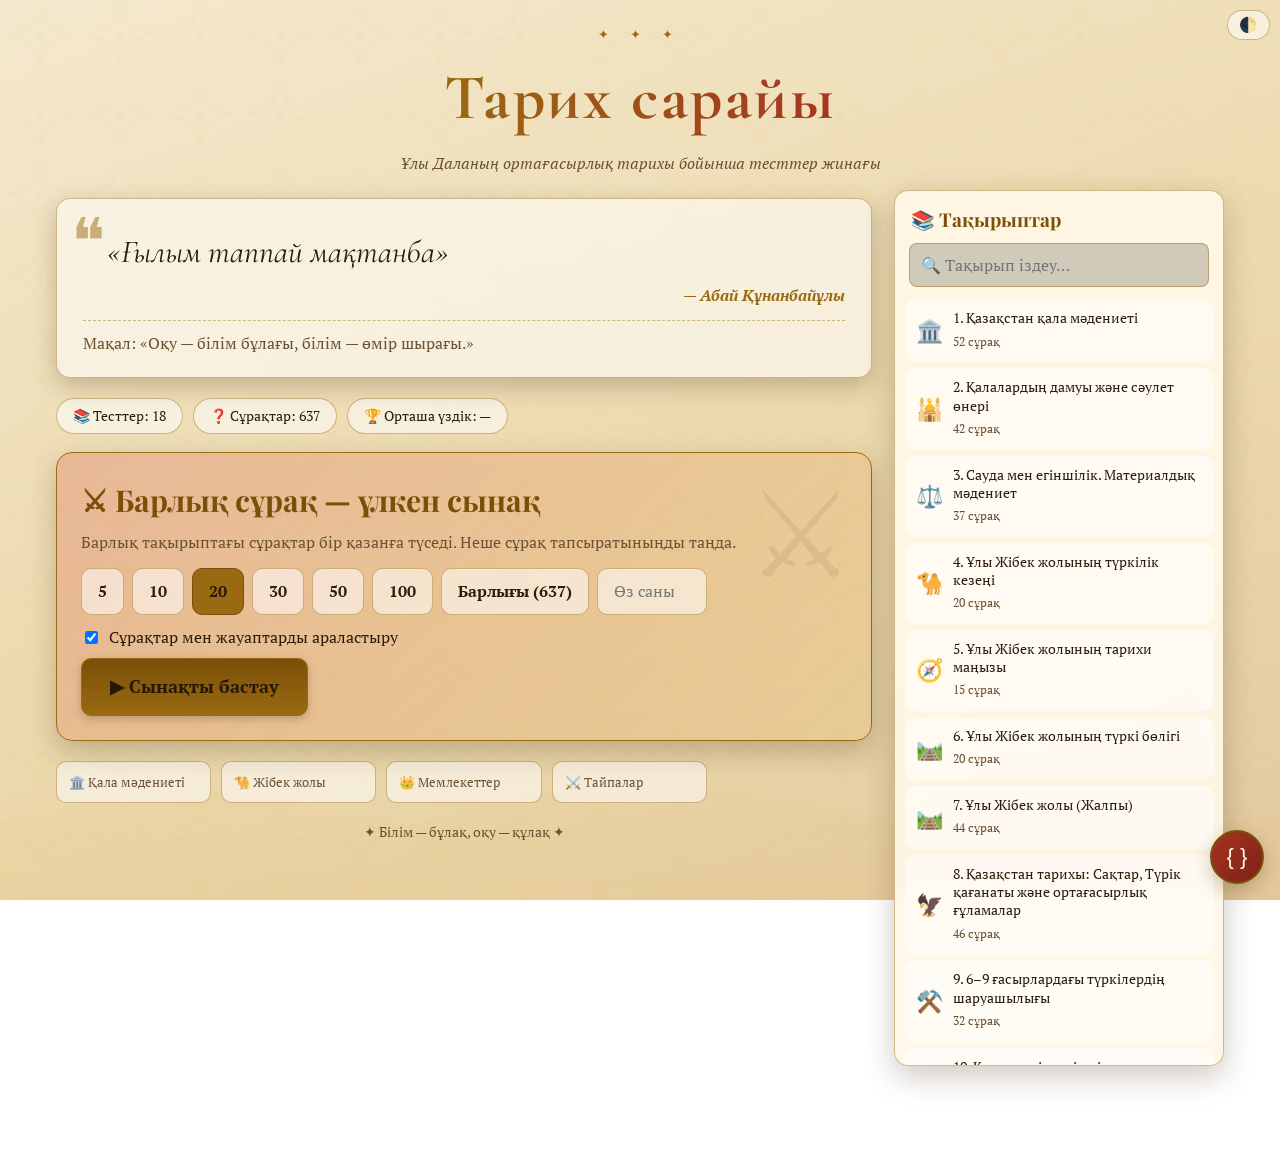
<file: index.html>
<!DOCTYPE html>
<html lang="kk">
<head>
<meta charset="UTF-8">
<meta name="viewport" content="width=device-width, initial-scale=1, viewport-fit=cover">
<title>Тарих сарайы — Қазақстан тарихы тесттері</title>
<link href="https://fonts.googleapis.com/css2?family=Cormorant+Garamond:wght@500;700&family=Playfair+Display:wght@500;700&family=PT+Serif:wght@400;700&display=swap" rel="stylesheet">
<style>
:root{--bg1:#0b1530;--bg2:#13254f;--bg3:#1d1a3a;--card:rgba(255,248,229,.07);--card2:rgba(255,248,229,.12);--ink:#f6ead0;--ink2:#b9ad92;--gold:#e6b54a;--gold2:#ffd98a;--red:#d8543f;--ok:#7fd68a;--bad:#ff8c78;--line:rgba(230,181,74,.35);--shadow:rgba(0,0,0,.45);--panel:rgba(12,20,45,.78);box-sizing:border-box;padding-top:env(safe-area-inset-top,0px);padding-bottom:env(safe-area-inset-bottom,0px)}
@media (prefers-color-scheme:light){:root:not([data-theme="dark"]){--bg1:#f4e8cd;--bg2:#ecd9ac;--bg3:#e3caa0;--card:rgba(255,255,255,.55);--card2:rgba(255,255,255,.85);--ink:#2c1c0c;--ink2:#6a5233;--gold:#9a6a12;--gold2:#7a4f08;--red:#a63322;--ok:#2d6a31;--bad:#a22416;--line:rgba(154,106,18,.45);--shadow:rgba(60,35,10,.25);--panel:rgba(255,248,232,.92)}}
:root[data-theme="light"]{--bg1:#f4e8cd;--bg2:#ecd9ac;--bg3:#e3caa0;--card:rgba(255,255,255,.55);--card2:rgba(255,255,255,.85);--ink:#2c1c0c;--ink2:#6a5233;--gold:#9a6a12;--gold2:#7a4f08;--red:#a63322;--ok:#2d6a31;--bad:#a22416;--line:rgba(154,106,18,.45);--shadow:rgba(60,35,10,.25);--panel:rgba(255,248,232,.92)}
*{box-sizing:border-box}
html,body{margin:0;min-height:100%}
body{color:var(--ink);font-family:'PT Serif',Georgia,serif;line-height:1.55;background:linear-gradient(160deg,var(--bg1),var(--bg2) 55%,var(--bg3));background-attachment:fixed;overflow-x:hidden}
/* decorative backgrounds */
.sky{position:fixed;inset:0;z-index:-2;pointer-events:none;background:
 radial-gradient(1.5px 1.5px at 12% 20%,#fff9,transparent),radial-gradient(1px 1px at 33% 62%,#fff8,transparent),radial-gradient(2px 2px at 71% 18%,#ffe9a8aa,transparent),radial-gradient(1px 1px at 88% 70%,#fff8,transparent),radial-gradient(1.5px 1.5px at 55% 40%,#fff8,transparent),radial-gradient(1px 1px at 22% 85%,#fff7,transparent),radial-gradient(1.5px 1.5px at 93% 35%,#fff8,transparent);background-size:480px 480px;animation:tw 6s ease-in-out infinite alternate}
@keyframes tw{from{opacity:.55}to{opacity:1}}
.pattern{position:fixed;inset:0;z-index:-1;pointer-events:none;opacity:.07;background-image:url("data:image/svg+xml,%3Csvg xmlns='http://www.w3.org/2000/svg' width='80' height='80'%3E%3Cpath d='M40 4l9 21 21 9-21 9-9 21-9-21-21-9 21-9z' fill='none' stroke='%23e6b54a' stroke-width='1.5'/%3E%3Ccircle cx='40' cy='34' r='3' fill='%23e6b54a'/%3E%3C/svg%3E")}
.dunes{position:fixed;left:0;right:0;bottom:0;height:22vh;z-index:-1;pointer-events:none;opacity:.5;background:linear-gradient(transparent,rgba(230,181,74,.18));clip-path:polygon(0 60%,15% 40%,32% 62%,50% 35%,70% 60%,85% 42%,100% 58%,100% 100%,0 100%)}
h1,h2,h3{font-family:'Playfair Display',Georgia,serif;margin:0}
/* header */
header.top{text-align:center;padding:24px 14px 14px;position:relative}
.orn{color:var(--gold);letter-spacing:.7em;font-size:13px}
header.top h1{font-family:'Cormorant Garamond',Georgia,serif;font-size:clamp(34px,7vw,64px);letter-spacing:.04em;background:linear-gradient(90deg,var(--gold2),var(--gold),var(--red),var(--gold2));-webkit-background-clip:text;background-clip:text;color:transparent;margin:4px 0}
header.top p{margin:0;color:var(--ink2);font-style:italic}
.tools{position:absolute;right:10px;top:10px;display:flex;gap:6px}
.ibtn{background:var(--card);border:1px solid var(--line);color:var(--ink);border-radius:20px;padding:5px 11px;cursor:pointer;font-size:15px;backdrop-filter:blur(6px)}
/* layout */
.layout{max-width:1200px;margin:0 auto;padding:0 16px 90px;display:grid;grid-template-columns:minmax(0,1fr) 330px;gap:22px;align-items:start}
.main{min-width:0}
.side{position:sticky;top:12px;max-height:calc(100vh - 24px);display:flex;flex-direction:column;background:var(--panel);border:1px solid var(--line);border-radius:14px;box-shadow:0 10px 30px var(--shadow);backdrop-filter:blur(10px);overflow:hidden}
.side h2{font-size:19px;padding:14px 16px 8px;color:var(--gold2)}
.side .srch{margin:0 14px 8px;width:calc(100% - 28px)}
.tlist{overflow:auto;padding:4px 10px 12px;display:flex;flex-direction:column;gap:6px}
.titem{display:flex;gap:10px;align-items:center;text-align:left;width:100%;background:var(--card);border:1px solid transparent;color:var(--ink);font:inherit;padding:9px 10px;border-radius:10px;cursor:pointer;transition:.15s;position:relative}
.titem:hover,.titem:focus-visible{border-color:var(--gold);background:var(--card2);outline:none;transform:translateX(-3px)}
.titem .ic{font-size:22px;flex:none}
.titem .tx{flex:1;min-width:0}
.titem .tt{font-size:14px;line-height:1.3;display:block}
.titem .mt{font-size:12px;color:var(--ink2)}
.titem .bs{font-size:11px;color:var(--ok);font-weight:700}
.titem .dl{background:none;border:none;color:var(--bad);cursor:pointer;font-size:14px}
/* hero blocks */
.quote{margin:8px 0 20px;background:var(--card);border:1px solid var(--line);border-radius:14px;padding:22px 26px;position:relative;box-shadow:0 8px 24px var(--shadow);backdrop-filter:blur(6px)}
.quote:before{content:"❝";position:absolute;top:-6px;left:14px;font-size:64px;color:var(--gold);opacity:.5;font-family:Georgia,serif}
.quote blockquote{margin:6px 0 0 24px;font-family:'Cormorant Garamond',Georgia,serif;font-size:clamp(22px,3.4vw,32px);font-style:italic}
.quote cite{display:block;margin-top:6px;color:var(--gold);font-weight:700;text-align:right}
.quote .pv{margin-top:12px;padding-top:10px;border-top:1px dashed var(--line);color:var(--ink2)}
.stats{display:flex;gap:10px;flex-wrap:wrap;margin-bottom:18px}
.stats span{background:var(--card);border:1px solid var(--line);padding:6px 16px;border-radius:20px;font-size:14px}
.all{background:linear-gradient(135deg,rgba(216,84,63,.28),rgba(230,181,74,.18));border:1px solid var(--gold);border-radius:16px;padding:24px;box-shadow:0 10px 28px var(--shadow);position:relative;overflow:hidden}
.all:after{content:"⚔";position:absolute;right:16px;top:-14px;font-size:120px;opacity:.07}
.all h2{font-size:clamp(22px,3.5vw,30px);color:var(--gold2)}
.all p{color:var(--ink2);margin:6px 0 14px}
.counts{display:flex;flex-wrap:wrap;gap:8px;margin:10px 0}
.counts button,.counts input{padding:10px 16px;border:1px solid var(--line);background:var(--card);color:var(--ink);border-radius:10px;font:inherit;cursor:pointer;font-weight:700}
.counts button.on{background:var(--gold);color:#241705;border-color:var(--gold2)}
.counts input{width:110px;cursor:text;font-weight:400}
.chk{display:flex;gap:8px;align-items:center;margin:8px 0}
.mini{display:grid;grid-template-columns:repeat(auto-fill,minmax(140px,1fr));gap:10px;margin-top:20px}
.mini div{background:var(--card);border:1px solid var(--line);border-radius:10px;padding:10px 12px;font-size:13px;color:var(--ink2)}
.mini b{display:block;font-size:22px;color:var(--gold2);font-family:'Playfair Display',serif}
.btn{background:linear-gradient(180deg,var(--red),#9b2f1f);color:#fff7e4;border:1px solid var(--gold);border-radius:10px;padding:11px 20px;font:inherit;font-weight:700;cursor:pointer;box-shadow:0 3px 10px var(--shadow);transition:.15s}
.btn:hover{filter:brightness(1.15);transform:translateY(-1px)}.btn:disabled{opacity:.35;cursor:not-allowed;transform:none}
.btn.alt{background:var(--card);color:var(--ink)}
.btn.gold{background:linear-gradient(180deg,var(--gold2),var(--gold));color:#241705}
.btn.big{font-size:18px;padding:14px 28px}
.panel{background:var(--panel);border:1px solid var(--line);border-radius:14px;padding:20px;box-shadow:0 8px 24px var(--shadow);backdrop-filter:blur(8px)}
input[type=text],textarea,.srch{width:100%;background:rgba(0,0,0,.18);color:var(--ink);border:1px solid var(--line);border-radius:8px;padding:9px 11px;font:inherit}
textarea{min-height:150px;font-family:ui-monospace,Menlo,Consolas,monospace;font-size:12.5px}
label.l{display:block;font-weight:700;margin:10px 0 4px;font-size:14px}
.hint{font-size:12.5px;color:var(--ink2)}
.msg{margin-top:8px;font-size:14px}.msg.err{color:var(--bad)}.msg.ok{color:var(--ok)}
.hidden{display:none!important}
.row{display:flex;gap:10px;flex-wrap:wrap}.row>*{flex:1}
/* modal */
.ov{position:fixed;inset:0;background:rgba(3,6,18,.72);display:flex;align-items:center;justify-content:center;padding:16px;z-index:60;backdrop-filter:blur(3px)}
.modal{background:var(--panel);border:2px solid var(--gold);border-radius:16px;max-width:480px;width:100%;padding:24px;max-height:90vh;overflow:auto;animation:pop .2s}
@keyframes pop{from{transform:scale(.92);opacity:0}}
.modal h3{color:var(--gold2);font-size:22px}
/* quiz */
.qwrap{max-width:860px;margin:0 auto;padding:0 16px 40px}
.qbar{display:flex;align-items:center;gap:10px;flex-wrap:wrap;padding:12px 0}
.qbar .ttl{flex:1;min-width:150px;font-family:'Playfair Display',serif;font-size:18px;color:var(--gold2)}
.prog{height:10px;background:rgba(0,0,0,.25);border:1px solid var(--line);border-radius:6px;overflow:hidden;margin-bottom:6px}
.prog i{display:block;height:100%;background:linear-gradient(90deg,var(--gold),var(--red));transition:width .3s}
.qcount{color:var(--ink2);font-size:14px;margin-bottom:12px}
.qtext{font-size:clamp(19px,3vw,25px);font-family:'Playfair Display',serif;margin-bottom:16px}
.opt{display:flex;gap:12px;align-items:flex-start;width:100%;text-align:left;margin:9px 0;padding:13px 14px;background:var(--card);color:var(--ink);border:1px solid var(--line);border-radius:12px;font:inherit;cursor:pointer;transition:.15s}
.opt:hover{border-color:var(--gold);background:var(--card2);transform:translateX(4px)}
.opt .k{flex:none;width:30px;height:30px;border-radius:50%;border:1px solid var(--gold);display:flex;align-items:center;justify-content:center;font-weight:700;color:var(--gold)}
.opt.sel{background:var(--gold);color:#241705;border-color:var(--gold2)}.opt.sel .k{background:#241705;color:var(--gold2)}
.nav{display:flex;gap:10px;margin-top:18px;flex-wrap:wrap}.nav .btn{flex:1;min-width:110px}
.pal{display:flex;flex-wrap:wrap;gap:6px;margin-top:18px}
.pal button{width:34px;height:34px;border-radius:8px;border:1px solid var(--line);background:var(--card);color:var(--ink);cursor:pointer;font:inherit;font-size:13px}
.pal button.done{background:var(--ink2);color:var(--bg1)}.pal button.cur{outline:3px solid var(--gold)}
.score{text-align:center;padding:20px}
.score .big{font-family:'Cormorant Garamond',serif;font-size:76px;color:var(--gold2);line-height:1}
.rev{margin-top:14px}.ri{border-left:5px solid var(--bad);background:var(--card);padding:10px 14px;margin:10px 0;border-radius:6px}
.ri.good{border-color:var(--ok)}.ri .a{color:var(--ok)}.ri .b{color:var(--bad)}
/* JSON floating menu */
.fab{position:fixed;right:16px;bottom:calc(16px + env(safe-area-inset-bottom,0px));z-index:40;display:flex;flex-direction:column;align-items:flex-end;gap:10px}
.fab>button{width:54px;height:54px;border-radius:50%;border:2px solid var(--gold2);background:linear-gradient(135deg,var(--red),#7d2217);color:#fff7e4;font-size:22px;cursor:pointer;box-shadow:0 6px 18px var(--shadow);transition:.2s}
.fab>button:hover{transform:rotate(20deg) scale(1.08)}
.fmenu{width:min(380px,calc(100vw - 32px));max-height:75vh;overflow:auto;animation:pop .18s}
.fmenu h3{color:var(--gold2);font-size:18px;margin-bottom:4px}
footer{text-align:center;color:var(--ink2);padding:18px;font-size:14px}
@media (max-width:900px){.layout{grid-template-columns:1fr}.side{position:static;max-height:60vh;order:2}.tools{position:static;justify-content:center;margin-top:8px}}
@media (prefers-reduced-motion:reduce){*{animation:none!important;transition:none!important}}
</style>
</head>
<body>
<div class="sky"></div><div class="pattern"></div><div class="dunes"></div>

<header class="top">
  <div class="tools"><button class="ibtn" id="themeBtn" aria-label="Түн / күн">🌓</button></div>
  <div class="orn">✦ ✦ ✦</div>
  <h1>Тарих сарайы</h1>
  <p>Ұлы Даланың ортағасырлық тарихы бойынша тесттер жинағы</p>
</header>

<div id="home" class="layout">
  <main class="main">
    <section class="quote">
      <blockquote id="qtext"></blockquote>
      <cite id="qauthor"></cite>
      <div class="pv" id="qproverb"></div>
    </section>
    <div class="stats"><span id="stT"></span><span id="stQ"></span><span id="stB"></span></div>

    <section class="all">
      <h2>⚔ Барлық сұрақ — үлкен сынақ</h2>
      <p>Барлық тақырыптағы сұрақтар бір қазанға түседі. Неше сұрақ тапсыратыныңды таңда.</p>
      <div class="counts" id="allCounts"></div>
      <div class="chk"><input type="checkbox" id="allShuf" checked><label for="allShuf">Сұрақтар мен жауаптарды араластыру</label></div>
      <button class="btn big gold" id="allStart">▶ Сынақты бастау</button>
    </section>

    <div class="mini" id="mini"></div>
    <footer>✦ Білім — бұлақ, оқу — құлақ ✦</footer>
  </main>

  <aside class="side">
    <h2>📚 Тақырыптар</h2>
    <input class="srch" id="srch" type="text" placeholder="🔍 Тақырып іздеу…">
    <div class="tlist" id="tlist"></div>
  </aside>
</div>

<div class="qwrap hidden" id="quiz">
  <div class="qbar"><button class="btn alt" id="homeBtn">🏠 Басты бет</button><div class="ttl" id="qTitle"></div></div>
  <div class="prog"><i id="pb" style="width:0"></i></div>
  <div class="qcount" id="qc"></div>
  <div class="panel">
    <div class="qtext" id="qt"></div>
    <div id="opts"></div>
    <div class="nav">
      <button class="btn alt" id="prev">← Артқа</button>
      <button class="btn" id="next">Алға →</button>
      <button class="btn gold" id="fin">🏁 Аяқтау</button>
    </div>
    <div class="pal" id="pal"></div>
  </div>
</div>

<div class="qwrap hidden" id="result">
  <div class="qbar"><button class="btn alt" id="homeBtn2">🏠 Басты бет</button><div class="ttl" id="rTitle"></div></div>
  <div class="panel score">
    <div>Нәтижең</div><div class="big" id="rs"></div><div id="rp"></div>
    <div class="row" style="margin-top:14px"><button class="btn" id="again">🔁 Қайта тапсыру</button><button class="btn alt" id="toggleRev">📖 Қателерді қарау</button></div>
  </div>
  <div class="rev hidden" id="rev"></div>
</div>

<div class="ov hidden" id="ov">
  <div class="modal">
    <h3 id="mT"></h3>
    <div class="hint" id="mS"></div>
    <label class="l">Неше сұрақ тапсырасың?</label>
    <div class="counts" id="counts"></div>
    <div class="chk"><input type="checkbox" id="shuf" checked><label for="shuf">Сұрақтарды араластыру</label></div>
    <div class="row" style="margin-top:14px"><button class="btn alt" id="mCancel">Болдырмау</button><button class="btn" id="mStart">▶ Бастау</button></div>
  </div>
</div>

<div class="fab" id="fab">
  <div class="panel fmenu hidden" id="fmenu">
    <h3>{ } JSON → тест</h3>
    <div class="hint">JSON кодты тестке айналдырып, сайтқа қосады.</div>
    <label class="l" for="jt">Тақырып</label>
    <input type="text" id="jt" placeholder="Мысалы: Алтын Орда тарихы">
    <label class="l" for="jj">JSON код</label>
    <textarea id="jj" placeholder='[{"q":"Сұрақ:","correct":"Дұрыс","options":["Дұрыс","Қате 1","Қате 2","Қате 3"]}]'></textarea>
    <p class="hint">Пішімдер: <b>q/correct/options</b>; <b>question/options{A,B..}/correctAnswer</b>; <b>{"title","questions"}</b>. Қосылған тесттер осы браузерде сақталады.</p>
    <div class="row"><button class="btn" id="addBtn">➕ Қосу</button><button class="btn alt" id="fileBtn">📂 Файл</button></div>
    <input type="file" id="jf" accept=".json,application/json" class="hidden">
    <div class="msg" id="jmsg"></div>
  </div>
  <button id="fabBtn" aria-label="JSON меню" title="JSON арқылы тест қосу">{ }</button>
</div>

<script>
const BUILTIN = [{"id": "t1", "title": "Қазақстан қала мәдениеті", "icon": "🏛️", "questions": [{"q": "Елдер мен халықтардың қатынасын нығайтқан, түрлі мәдениеттерді бір-бірімен жақындатқан, Қазақстан жеріндегі қала мәдениетіне ықпалын тигізген байланыс жолы:", "correct": "Ұлы Жібек жолы", "options": ["Ұлы Жібек жолы", "Лазурит жолы", "Нефрит жолы", "Шай жолы"]}, {"q": "Қазақ даласында ақша жүйесінің қалыптасуына негізгі себеп болған фактор:", "correct": "Ұлы Жібек жолының қазақстандық бағытындағы сауданың дамуы", "options": ["Ұлы Жібек жолының қазақстандық бағытындағы сауданың дамуы", "Қытай империясының вассалдық саясаты", "Араб халифатының әскери реформалары", "Көшпелі тайпалардың толық отырықшылануы"]}, {"q": "Орта ғасырларда теңге сарайлары жұмыс істеген қалалар тобы:", "correct": "Отырар, Испиджаб, Тараз, Жент, Қойлық", "options": ["Отырар, Испиджаб, Тараз, Жент, Қойлық", "Суяб, Баласағұн, Атлах, Янгикент", "Сарайшық, Сығанақ, Сауран, Түркістан", "Талхиз, Алмалық, Чигу, Мерке"]}, {"q": "Жошы ұлысы кезінде өз теңгелерін шығарған қалалар:", "correct": "Сарайшық, Сығанақ", "options": ["Сарайшық, Сығанақ", "Тараз, Испиджаб", "Отырар, Жент", "Қойлық, Баласағұн"]}, {"q": "Шығыс пен Батыс елдері арасындағы экономикалық, мәдени, дипломатиялық байланыстарды дамытуда маңызды рөл атқарған сауда жолы:", "correct": "Ұлы Жібек жолы", "options": ["Ұлы Жібек жолы", "Тұз жолы", "Северный морской путь", "Парсы әскери жолы"]}, {"q": "Қазақстан жерінде ірі және шағын қалалардың құрылуы мен дамуына игі әсер еткен жағдай:", "correct": "Ұлы Жібек жолы тармақтарының Қазақстан жерін басып өтуі", "options": ["Ұлы Жібек жолы тармақтарының Қазақстан жерін басып өтуі", "Діни соғыстардың өршуі", "Тек егіншілік инфрақұрылымының кеңеюі", "Қытай шекарасының жабылуы"]}, {"q": "2000 жылдан астам тарихы бар, Ұлы Жібек жолы бойындағы ең ірі қалалардың бірі:", "correct": "Тараз", "options": ["Тараз", "Сауран", "Янгикент", "Талхиз"]}, {"q": "Византия императоры II Юстиниан жіберген дипломатиялық елшілікті қабылдаған түрік қағаны:", "correct": "Дизабұл", "options": ["Дизабұл", "Бұмын", "Муқан", "Сулу"]}, {"q": "Византия императоры II Юстиниан жіберген Земарх бастаған елшілікті түрік қағаны Дизабұл қабылдаған жыл:", "correct": "568 жылы", "options": ["568 жылы", "552 жылы", "603 жылы", "751 жылы"]}, {"q": "Түргештер, кейін қарлұқтар мен қарахандықтар үшін маңызды әкімшілік және мәдени орталық болған қала:", "correct": "Тараз", "options": ["Тараз", "Отырар", "Испиджаб", "Суяб"]}, {"q": "«Тараздықтар сияқты батыл, арабтар сияқты жомарт» деп жазған парсы ғұламасы:", "correct": "Тебризи", "options": ["Тебризи", "Әл-Макдиси", "Ибн Хордадбех", "Әл-Идриси"]}, {"q": "«Тараз – мұсылман түркілердің сауда жасайтын орны» немесе «Тараз – көпестер қаласы» деп сипаттаған араб ғалымы:", "correct": "Ибн Хаукаль", "options": ["Ибн Хаукаль", "Ибн Фадлан", "Әл-Масуди", "Ибн Рузбихан"]}, {"q": "Жетісудың аса ірі сауда және әкімшілік орталығы болған қала:", "correct": "Суяб", "options": ["Суяб", "Сауран", "Сығанақ", "Янгикент"]}, {"q": "Суяб қаласы әр жылдары қай мемлекеттердің орталығы (астанасы) болды:", "correct": "Батыс Түрік, Түргеш, Қарлұқ қағанаттары", "options": ["Батыс Түрік, Түргеш, Қарлұқ қағанаттары", "Шығыс Түрік, Қимақ, Оғуз мемлекеттері", "Қараханидтер, Наймандар, Керейіттер", "Алтын Орда, Шағатай ұлысы, Моғолстан"]}, {"q": "629 жылы Суяб қаласында болып, Батыс Түрік қағанының ордасын сипаттаған будда монахы:", "correct": "Сюань Цзянь", "options": ["Сюань Цзянь", "Чжан Цянь", "Бан Ччао", "Фа Сянь"]}, {"q": "«Бұл жатжерліктердің жылқылары әдемі. Қаған жасыл жібек шапан киген... Түйелер мен жылқыларға мінгендердің санында есеп жоқ...» деп таңғала жазған жиһанкез:", "correct": "Сюань Цзянь", "options": ["Сюань Цзянь", "Марко Поло", "Вильгельм де Рубрук", "Плано Карпини"]}, {"q": "«Таңқурай түсті сәтеннен тігілген киім мен жібектің елу орамы» сыйға тартылған Суяб қаласында болған будда монахы:", "correct": "Сюань Цзянь", "options": ["Сюань Цзянь", "Чжан Цянь", "И Цзин", "Тань Сышуай"]}, {"q": "Қараханид мемлекетінің астанасы есептелген ортағасырлық ірі қалалардың бірі:", "correct": "Баласағұн", "options": ["Баласағұн", "Талхиз", "Сығанақ", "Сарайшық"]}, {"q": "Ұлы Жібек жолының тармақтары өткен, Іле Алатауының етегіндегі шағын қалалар:", "correct": "Талхиз бен Алмалық", "options": ["Талхиз бен Алмалық", "Отырар мен Сауран", "Суяб бен Навакент", "Сығанақ бен Жент"]}, {"q": "Ұлы Жібек жолы бойындағы ірі қалалар қатарында аталған Сайрам аймағындағы орталық:", "correct": "Испиджаб (Сайрам)", "options": ["Испиджаб (Сайрам)", "Шавғар", "Янгикент", "Ашнас"]}, {"q": "Орта ғасырларда Оңтүстік Қазақстандағы ірі сауда және дін орталығына айналған қала:", "correct": "Испиджаб", "options": ["Испиджаб", "Қойлық", "Алмалық", "Жент"]}, {"q": "Испиджаб қаласының атауы жазба деректерде алғаш рет кездесетін ғасыр:", "correct": "VII ғасыр", "options": ["VII ғасыр", "V ғасыр", "IX ғасыр", "XI ғасыр"]}, {"q": "«Сайрам – ақ қаланың аты, оны Испиджаб атайды» деп жазған тілші-ғалым:", "correct": "Махмұт Қашғари", "options": ["Махмұт Қашғари", "Жүсіп Баласағұни", "Ахмет Ясауи", "Әл-Бируни"]}, {"q": "Ұлы Жібек жолы бойындағы атақты қалалардың бірі, Фараб атымен де белгілі орталық:", "correct": "Отырар (Фараб)", "options": ["Отырар (Фараб)", "Тараз", "Сауран", "Түркістан"]}, {"q": "Орта ғасырларда Сыр өңірінің ірі сауда және мәдениет орталығына айналған қала:", "correct": "Отырар", "options": ["Отырар", "Баласағұн", "Суяб", "Талхиз"]}, {"q": "Отырар қаласында дүниеге келген, «Шығыстың екінші ұстазы» атанған ғұлама:", "correct": "Әл-Фараби", "options": ["Әл-Фараби", "Ибн Сина", "Әл-Бируни", "Ахмет Йүгінеки"]}, {"q": "Ұлы Жібек жолы тармағында орналасқан, ертеде Йасы аталған көне қала:", "correct": "Түркістан (Йасы)", "options": ["Түркістан (Йасы)", "Сауран", "Сығанақ", "Янгикент"]}, {"q": "Түркістан қаласының Оңтүстік Қазақстандағы маңызды әкімшілік, саяси және мәдени орталыққа айналуының басты себебі:", "correct": "Қожа Ахмет Ясауи кесенесінің тұрғызылуы", "options": ["Қожа Ахмет Ясауи кесенесінің тұрғызылуы", "Жібек мата шығаратын фабрикалардың ашылуы", "Қытай әскерінің гарнизоны орналасуы", "Теңіз порттарының салынуы"]}, {"q": "Түркістан қаласының ірі мәдени орталық ретінде санала бастаған кезеңі:", "correct": "XIV ғасырдың соңы – XV ғасырдың басы", "options": ["XIV ғасырдың соңы – XV ғасырдың басы", "X ғасырдың басы – XI ғасыр ортасы", "VI ғасырдың екінші жартысы", "XVII ғасырдың ортасы"]}, {"q": "«Йасы қаласына тауарлар мен қымбат бағалы заттар жеткізіледі де, сол жерде сату басталады...» деп жазған ортағасырлық тарихшы:", "correct": "Ибн Рузбихан", "options": ["Ибн Рузбихан", "Әл-Макдиси", "Ибн Баттута", "Гардизи"]}, {"q": "Кейінгі ғасырларда ірі егіншілік аймағының орталығы болып қала берген Оңтүстік Қазақстандағы қала:", "correct": "Түркістан", "options": ["Түркістан", "Сарайшық", "Алмалық", "Баласағұн"]}, {"q": "Түркістаннан солтүстік-шығысқа қарай орналасқан, қорғаныс жүйесі мықты ортағасырлық ірі сауда қаласы:", "correct": "Сауран", "options": ["Сауран", "Испиджаб", "Тараз", "Суяб"]}, {"q": "Сауран қаласы туралы алғашқы жазбаша мәліметтер жататын кезең:", "correct": "X ғасыр", "options": ["X ғасыр", "VI ғасыр", "XIII ғасыр", "XV ғасыр"]}, {"q": "«Сауран – бірінен кейін бірі жеті қабырғамен қоршалған үлкен қала...» деп жазған араб географы:", "correct": "Әл-Макдиси", "options": ["Әл-Макдиси", "Ибн Хаукаль", "Әл-Масуди", "Ибн Хордадбех"]}, {"q": "«Бұл қала керемет көркем, ауасы өте таза... Етегіне терең ор қазылғандықтан жау ала алмайды» деп Сауранды сипаттаған тарихшы:", "correct": "Ибн Рузбихан", "options": ["Ибн Рузбихан", "Тебризи", "Марвази", "Әл-Идриси"]}, {"q": "Оғыздарға келген жатжерлік көпестердің қауіпсіздік тәртібі мен серік таңдау салтын егжей-тегжейлі жазған араб саяхатшысы:", "correct": "Ибн Фадлан", "options": ["Ибн Фадлан", "Ибн Баттута", "Әл-Бируни", "Сюань Цзянь"]}, {"q": "Қазақстан қалаларының мәдениеті мен өнерінің, сәулет өрісінің дамуына орасан септігін тигізді:", "correct": "Ұлы Жібек жолы", "options": ["Ұлы Жібек жолы", "Көшпелі соғыстар", "Оқшаулану саясаты", "Діни заңдардың қатаңдауы"]}, {"q": "Қазақстан Ұлы Жібек жолы арқылы тығыз дипломатиялық және сауда байланысын орнатқан өңірлер:", "correct": "Қытай, Алдыңғы Азия, Еділ Бұлғариясы", "options": ["Қытай, Алдыңғы Азия, Еділ Бұлғариясы", "Батыс Африка, Австралия, Жапония", "Скандинавия, Британ аралдары, Аляска", "Үнді мұхиты аралдары, Корея, Америка"]}, {"q": "Ұлы Жібек жолын ЮНЕСКО-ның Әлемдік мұра тізіміне енгізуге бірлесіп ұсыныс берген мемлекеттер:", "correct": "Қазақстан, Қытай, Қырғызстан, Өзбекстан", "options": ["Қазақстан, Қытай, Қырғызстан, Өзбекстан", "Ресей, Иран, Турция, Монғолия", "Үндістан, Пакистан, Афганистан, Ирак", "Армения, Грузия, Азербайджан, Сирия"]}, {"q": "Ұлы Жібек жолына қатысты ЮНЕСКО тарапынан арнайы қабылданған халықаралық бағдарлама:", "correct": "«Жібек жолы»", "options": ["«Жібек жолы»", "«Дала Батырлары»", "«Еуразия Меридианы»", "«Түркі Өркениеті»"]}, {"q": "ЮНЕСКО-ның «Жібек жолы» бағдарламасының басты мақсаты:", "correct": "Ғасырлық мәдени сауда-саттық байланыстарды ашып көрсету", "options": ["Ғасырлық мәдени сауда-саттық байланыстарды ашып көрсету", "Тек жаңа теміржол желілерін салу", "Шекараларды толық жауып тастау", "Археологиялық қазбаларға тыйым салу"]}, {"q": "ЮНЕСКО ұйымдастырған «Ұлы Жібек жолының» қорытынды халықаралық конференциясы өткен қала:", "correct": "Парижде", "options": ["Парижде", "Токиода", "Лондонда", "Бейжіңде"]}, {"q": "ЮНЕСКО-ның Әлемдік мұра тізіміне Қазақстан тарапынан енгізілген тарихи ескерткіштер мен нысандар саны:", "correct": "30-дан астам", "options": ["30-дан астам", "10-ға жуық", "50-ден астам", "5-еу ғана"]}, {"q": "Н.Ә. Назарбаевтың бастамасымен қайта жаңғыртылып, салынған заманауи транзиттік автокөлік коридоры:", "correct": "Батыс Еуропа – Батыс Қытай", "options": ["Батыс Еуропа – Батыс Қытай", "Солтүстік – Оңтүстік магистралі", "Транссибирь теміржолы", "Орталық Азия сауда шеңбері"]}, {"q": "ЮНЕСКО шешімі бойынша Ұлы Жібек жолын қайта жаңғырту халықаралық жобасы қабылданған жыл:", "correct": "1987 жылы", "options": ["1987 жылы", "1991 жылы", "1975 жылы", "2001 жылы"]}, {"q": "Ташкентте түркі мемлекеттері президенттерінің бірлескен декларациясында Ұлы Жібек жолы басты нысан етіп алынған жыл:", "correct": "1996 жылы", "options": ["1996 жылы", "1993 жылы", "1998 жылы", "2005 жылы"]}, {"q": "ҚР Президенті Н.Назарбаев «Ұлы Жібек жолы бойында туризм инфрақұрылымын дамыту» туралы Жарлыққа қол қойған жыл:", "correct": "1997 жылы", "options": ["1997 жылы", "1995 жылы", "2000 жылы", "1992 жылы"]}, {"q": "«Жібек жолы тарихи орталықтарын қайта өркендету, мәдени мұраны сақтау және туризмді дамыту» мемлекеттік бағдарламасы бекітілген жыл:", "correct": "1998 жылы", "options": ["1998 жылы", "1994 жылы", "2003 жылы", "1989 жылы"]}, {"q": "Қытай мен Орталық Азия елдері бойынша бүгінгі таңда жүзеге асырылып жатқан ауқымды экономикалық бастамалар:", "correct": "«Бір белдеу, бір жол», «Жібек жолының экономикалық белдеуі»", "options": ["«Бір белдеу, бір жол», «Жібек жолының экономикалық белдеуі»", "«Еуразиялық сауда одағы», «Маршалл жоспары»", "«Шығыс экспресі», «Азия Транзиті»", "«Ұлы Қорған корридоры», «Каспий альянсы»"]}, {"q": "Қазіргі таңда Қазақстан жерінен өтетін негізгі халықаралық транзиттік автокөлік дәлізі:", "correct": "«Батыс Еуропа–Батыс Қытай»", "options": ["«Батыс Еуропа–Батыс Қытай»", "«Сібір–Түркістан»", "«Алтай–Жерорта теңізі»", "«Орталық Азия – Парсы шығанағы»"]}, {"q": "Орта ғасырларда кәсіпкерлікпен, негізінен сауда-саттықпен айналысатын әлеуметтік топ өкілі:", "correct": "Көпес", "options": ["Көпес", "Феодал", "Абыpаз", "Діни диқан"]}, {"q": "Ортағасырлық қалалардың қарапайым халық мен қолөнершілер тұратын шеткі бөлігі:", "correct": "Рабад", "options": ["Рабад", "Цитадель", "Шахристан", "Медресе"]}]}, {"id": "t2", "title": "Қалалардың дамуы және сәулет өнері", "icon": "🕌", "questions": [{"q": "X–XIII ғасырдың басында қала мәдениетінің дамуында маңызды рөл атқарған фактор:", "correct": "Ислам діні", "options": ["Ислам діні", "Буддизм", "Христиандық", "Тәңіршілдік"]}, {"q": "Ислам діні бірінші кезекте қай топ арасында кең тарала бастады:", "correct": "Қала тұрғындары арасында", "options": ["Қала тұрғындары арасында", "Көшпелі малшылар арасында", "Әскери жасақтар арасында", "Шетелдік елшілер арасында"]}, {"q": "Азияның басқа аймақтарымен салыстырғанда Оңтүстік Қазақстан мен Жетісудағы қалалардың тез өсуіне негізгі ықпал еткен фактор:", "correct": "Көшпелілердің отырықшылануы", "options": ["Көшпелілердің отырықшылануы", "Шетелдік саудагерлердің қоныс аударуы", "Жаңа кен орындарының ашылуы", "Климаттың күрт суытуы"]}, {"q": "Отырықшылыққа, қала өміріне бейімделу жайлы баяндалған Жүсіп Баласағұнның атақты шығармасы:", "correct": "«Құтты білік»", "options": ["«Құтты білік»", "«Диуани лұғат ат-түрк»", "«Диуани хикмет»", "«Ақиқат сыйы»"]}, {"q": "VIII–IX ғасырлармен салыстырғанда X–XII ғасырларда қала халқының өсу көрсеткіші:", "correct": "20-30 есеге", "options": ["20-30 есеге", "2-3 есеге", "5-10 есеге", "50 есеге"]}, {"q": "X–XII ғасырларда қала тұрғындары санының өсуі мен аумағының кеңеюінде маңызды рөл атқарды:", "correct": "Шаруашылық пен феодалдық қатынастардың дамуы", "options": ["Шаруашылық пен феодалдық қатынастардың дамуы", "Жойқын соғыстардың аяқталуы", "Көрші империялардың құлауы", "Діни кешендердің толық жабылуы"]}, {"q": "X–XIII ғасырда жаңадан пайда болған ортағасырлық қалалар тобы:", "correct": "Кедер, Йасы, Жент, Баршынкент қалалары", "options": ["Кедер, Йасы, Жент, Баршынкент қалалары", "Тараз, Суяб, Баласағұн, Испиджаб", "Сарайшық, Сығанақ, Сауран, Отырар", "Талхиз, Алмалық, Чигу, Мерке"]}, {"q": "Оңтүстік Қазақстандағы ең ірі қалалар катарына жатады:", "correct": "Испиджаб пен Отырар", "options": ["Испиджаб пен Отырар", "Талхиз бен Алмалық", "Чигу бен Суяб", "Жент бен Баршынкент"]}, {"q": "«Ол ең құнарлы, ағашқа, суға және тамаша бақтарға бай» деп сипатталған қала:", "correct": "Испиджаб", "options": ["Испиджаб", "Сауран", "Суяб", "Янгикент"]}, {"q": "X–XII ғасырларда аумағы ұлғайып, жедел кеңейген Сыр бойындағы ірі қала:", "correct": "Отырар", "options": ["Отырар", "Кедер", "Баласағұн", "Талхиз"]}, {"q": "X ғасырда бай өңірлер қатарына қосылған Отырар қаласы орналасқан тарихи аймақ:", "correct": "Фараб", "options": ["Фараб", "Жетісу", "Шаш", "Хорезм"]}, {"q": "Ірі кітапханасы бар, мәдениет пен ғылым орталығы ретінде даңқы шыққан ортағасырлық қала:", "correct": "Отырар", "options": ["Отырар", "Суяб", "Сығанақ", "Сарайшық"]}, {"q": "XI–XII ғасырларға жататын көптеген тұрғын махаллалар археологиялық қазба кезінде табылған қала:", "correct": "Талхизда", "options": ["Талхизда", "Отырарда", "Сауранда", "Испиджабта"]}, {"q": "Қазақстан жеріндегі қалалар мен қала мәдениетінің өркендеуін кілт бұзған оқиға:", "correct": "Монғол шапқыншылығы", "options": ["Монғол шапқыншылығы", "Араб жорықтары", "Джунгар шабуылы", "Қарақытайлардың өктемдігі"]}, {"q": "Ұлы Жібек жолының біртіндеп құлдырауына әсер еткен негізгі себеп:", "correct": "Теңіз жолдарының ашылуы", "options": ["Теңіз жолдарының ашылуы", "Климаттың өзгеруі", "Тоқыма өнеркәсібінің тоқтауы", "Ақша айналымының жойылуы"]}, {"q": "X–XIII ғасырлардағы су құбыры жүйесі табылған ежелгі қала:", "correct": "Тараз", "options": ["Тараз", "Сарайшық", "Алмалық", "Жент"]}, {"q": "Қаратаудың солтүстік беткейінде орналасқан, су құбыры табылған ортағасырлық қала:", "correct": "Баба-Ата", "options": ["Баба-Ата", "Кедер", "Құлан", "Мерке"]}, {"q": "Өрнекті әшекейлермен көмкерілген бөлмелері бар қоғамдық монша табылған қала:", "correct": "Тараз", "options": ["Тараз", "Баласағұн", "Суяб", "Сығанақ"]}, {"q": "Ортағасырлық қалаларда моншалар жаппай салына бастаған кезең:", "correct": "X–XIII ғасырдың басы", "options": ["X–XIII ғасырдың басы", "VI–VII ғасырлар", "XV–XVI ғасырлар", "III–V ғасырлар"]}, {"q": "Археологиялық қазба кезінде көлемі 152 шаршы метрді құраған монша табылған орталық:", "correct": "Тараздан", "options": ["Тараздан", "Отырардан", "Түркістаннан", "Саураннан"]}, {"q": "Моншалардың құрылысы мен талаптары туралы «Медицина каноны» еңбегінде жазған ғалым:", "correct": "Ибн Сина", "options": ["Ибн Сина", "Әл-Фараби", "Әл-Бируни", "Ибн Рушд"]}, {"q": "«Моншада бірқалыпты температура, самаладай жарық, демалатын кең бөлме, қабырғасында көркем суреттер болуы тиіс» деп сипаттаған ғұлама:", "correct": "Ибн Сина", "options": ["Ибн Сина", "Ибн Хаукаль", "Әл-Макдиси", "Юсуф Баласағұни"]}, {"q": "Археологтар тарапынан қоғамдық монша қалдықтары табылған қалалар тобы:", "correct": "Тараз, Отырар, Баласағұн", "options": ["Тараз, Отырар, Баласағұн", "Сарайшық, Сығанақ, Жент", "Суяб, Навакент, Чигу", "Испиджаб, Сауран, Йасы"]}, {"q": "X–XIII ғасырларда сәулет өнерінде кеңінен пайдаланылған құрылыс материалдары:", "correct": "Күйдірілген кірпіш, ағаш, гипс, алебастр", "options": ["Күйдірілген кірпіш, ағаш, гипс, алебастр", "Тек өңделмеген тас пен балшық", "Мәрмәр, гранит, темір конструкциялар", "Тек қамыс пен ши маталар"]}, {"q": "Ортағасырлық сәулет өнерінде ғимарат қабырғаларын әрлеу үшін қолданылған күйдірілген балшық плитка:", "correct": "Терракота", "options": ["Терракота", "Мозаика", "Фреска", "Барельеф"]}, {"q": "Сәндеуге қолданылған, бедерлі өрнегі бар күйдірілген балшықтан жасалған тақтайшалар:", "correct": "Терракота", "options": ["Терракота", "Гипс", "Алебастр", "Изразцы"]}, {"q": "Археологиялық зерттеулерге қарағанда орта ғасырларда өңделген кірпіштің қанша түрі болған:", "correct": "30-ға жуық болған", "options": ["30-ға жуық болған", "10-ға жуық болған", "50-ден астам болған", "5 түрі ғана болған"]}, {"q": "Археологтар ең көне исламдық мешіт қалдықтарын тапқан ортағасырлық қалалар:", "correct": "Кедер мен Күлтөбе", "options": ["Кедер мен Күлтөбе", "Тараз бен Отырар", "Суяб бен Баласағұн", "Талхиз бен Алмалық"]}, {"q": "X–XIII ғасырларда қалаларда кеңінен салына бастаған діни-ағартушылық ғимараттар:", "correct": "Мешіттер мен медреселер", "options": ["Мешіттер мен медреселер", "Будда храмдары мен пагодалар", "Христиан шіркеулері мен монастырьлар", "Зороастрлық отбасылық ғибадатханалар"]}, {"q": "X–XIII ғасырлардағы Қазақстан ескерткіштері өзіндік ерекшеліктеріне қарай қай сәулет мектебіне жатады:", "correct": "Солтүстік түркістандық сәулет өнері дәстүріне", "options": ["Солтүстік түркістандық сәулет өнері дәстүріне", "Византиялық классикалық мектепке", "Қытайлық пагодалық стильге", "Иран-араб бедерлеу мектебіне"]}, {"q": "XIII ғасырда Кеңгір өзені бойында тұрғызылған, күмбезді кесене архитектурасының ескерткіші:", "correct": "Жошы хан кесенесі", "options": ["Жошы хан кесенесі", "Алаша хан кесенесі", "Айша бибі кесенесі", "Сырлытам кесенесі"]}, {"q": "Жезқазған қаласынан 40 км жерде, Кеңгір өзені жағасында орналасқан тарихи кесене:", "correct": "Жошы хан кесенесі", "options": ["Жошы хан кесенесі", "Қарахан кесенесі", "Бабаджа хатун кесенесі", "Айша бибі кесенесі"]}, {"q": "XIII ғасырда салынған ескерткіштер мен кесенелердің басым бөлігі тұрғызылған құрылыс материалы:", "correct": "Күйдірілген кірпішпен", "options": ["Күйдірілген кірпішпен", "Шикі балшықпен", "Өңделмеген қара таспен", "Ағаш бөренелермен"]}, {"q": "Қарағанды облысы, Қаракеңгір өзенінің бойында орналасқан, қабырғасы өрнекті кірпіштен қаланған кесене:", "correct": "Алаша хан кесенесі", "options": ["Алаша хан кесенесі", "Жошы хан кесенесі", "Сырлытам кесенесі", "Қарахан кесенесі"]}, {"q": "X–XI ғасырларға жататын, конус тәрізді төбесі бар Тараз маңындағы кесене:", "correct": "Бабаджа хатун кесенесі", "options": ["Бабаджа хатун кесенесі", "Айша бибі кесенесі", "Жошы хан кесенесі", "Сырлытам кесенесі"]}, {"q": "Тараз қаласының маңында орналасқан X–XI ғасырлардың сәулет ескерткіші:", "correct": "Бабаджа хатун кесенесі", "options": ["Бабаджа хатун кесенесі", "Алаша хан кесенесі", "Жошы хан кесенесі", "Сырлытам кесенесі"]}, {"q": "XI–XII ғасырлар аралығында салынған, сәулет өнерінің шедеврі болып табылатын кесене:", "correct": "Айша бибі кесенесі", "options": ["Айша бибі кесенесі", "Бабаджа хатун кесенесі", "Сырлытам кесенесі", "Жошы хан кесенесі"]}, {"q": "Сырты геометриялық және өсімдік өрнекті 60 түрлі терракоталық плиткалармен қапталған кесене:", "correct": "Айша бибі кесенесі", "options": ["Айша бибі кесенесі", "Қарахан кесенесі", "Алаша хан кесенесі", "Жошы хан кесенесі"]}, {"q": "Қараханидтер дәуірінің Тараз қаласында орын тепкен күмбезді сәулет ескерткіші:", "correct": "Қарахан кесенесі", "options": ["Қарахан кесенесі", "Жошы хан кесенесі", "Сырлытам кесенесі", "Алаша хан кесенесі"]}, {"q": "Қарахан (Әулие Ата) кесенесі орналасқан қала:", "correct": "Таразда", "options": ["Таразда", "Отырарда", "Түркістанда", "Сығанақта"]}, {"q": "VII–VIII ғасырларда тұрғызылған, порталды-күмбезді көне кесене ескерткіші:", "correct": "Сырлытам", "options": ["Сырлытам", "Айша бибі", "Бабаджа хатун", "Қарахан"]}, {"q": "Терракоталық қалақшалармен әсемделіп, Сырдария өзенінің төменгі ағысында салынған кесене:", "correct": "Сырлытам кесенесі", "options": ["Сырлытам кесенесі", "Жошы хан кесенесі", "Алаша хан кесенесі", "Бабаджа хатун кесенесі"]}]}, {"id": "t3", "title": "Сауда мен егіншілік. Материалдық мәдениет", "icon": "⚖️", "questions": [{"q": "Қала мен көшпелі тайпа, ауылдар арасындағы сауда кеңінен өріс алған уақыт:", "correct": "X–XIII ғасырларда", "options": ["X–XIII ғасырларда", "VI–VIII ғасырларда", "XIV–XV ғасырларда", "III–V ғасырларда"]}, {"q": "Ұлы Жібек жолындағы сауда халықаралық деңгейге жеткен уақыт:", "correct": "X–XIII ғасырларда", "options": ["X–XIII ғасырларда", "VII–IX ғасырларда", "XV–XVI ғасырларда", "Б.з.б. III–II ғасырларда"]}, {"q": "Ұлы Жібек жолы бойындағы ірі сауда орталықтары:", "correct": "Испиджаб, Кедер, Отырар, Тараз, Науакент, Баласағұн", "options": ["Испиджаб, Кедер, Отырар, Тараз, Науакент, Баласағұн", "Сарайшық, Сығанақ, Жент, Баршынкент, Ашнас", "Талхиз, Алмалық, Чигу, Мерке, Құлан", "Сауран, Янгикент, Суяб, Шавғар, Күлтөбе"]}, {"q": "Жазба деректерде «Мұсылмандардың түркілермен сауда жасау орны» деп көрсетілген қала:", "correct": "Тараз", "options": ["Тараз", "Отырар", "Испиджаб", "Баласағұн"]}, {"q": "Тараз арқылы тасымалданған күміс өндірілген аймақ:", "correct": "Талас өзенінің жоғарғы ағысында", "options": ["Талас өзенінің жоғарғы ағысында", "Сырдарияның төменгі ағысында", "Іле Алатауының бөктерінде", "Алтай тауларының бөктерінде"]}, {"q": "Ұлы даланың барлық өңіріне баратын сауда жолдары түйіскен негізгі торап:", "correct": "Испиджаб қаласында", "options": ["Испиджаб қаласында", "Отырар қаласында", "Суяб қаласында", "Янгикент қаласында"]}, {"q": "X–XIII ғасырларда сауда жолындағы қолайлы жағдайымен ерекшеленетін қалалар:", "correct": "Тараз бен Испиджаб", "options": ["Тараз бен Испиджаб", "Сарайшық бен Сығанақ", "Талхиз бен Алмалық", "Жент бен Баршынкент"]}, {"q": "X ғасырда ірі сауда орталығы болған Сырдарияның төменгі ағысындағы қала:", "correct": "Янгикент", "options": ["Янгикент", "Тараз", "Испиджаб", "Баласағұн"]}, {"q": "Айырбас сауданы тауарлы-ақша саудасы ығыстырған кезең:", "correct": "X–XIII ғасырларда", "options": ["X–XIII ғасырларда", "VI–VIII ғасырларда", "XIV–XV ғасырларда", "IX–X ғасырларда"]}, {"q": "Орта ғасырларда ақша соғатын теңге сарайлары жұмыс істеген қалалар:", "correct": "Отырар және Испиджаб қаласы", "options": ["Отырар және Испиджаб қаласы", "Суяб және Баласағұн қаласы", "Янгикент және Сығанақ қаласы", "Талхиз және Алмалық қаласы"]}, {"q": "Орта ғасырлардағы жоғары сапалы күміс ақша атауы:", "correct": "Дирхемдер", "options": ["Дирхемдер", "Динарлар", "Фельстер", "Танга"]}, {"q": "Таза күміс дирхемдерді соғып шығару қай уақытқа дейін жалғасты:", "correct": "XI ғасырдың соңына дейін", "options": ["XI ғасырдың соңына дейін", "IX ғасырдың ортасына дейін", "XIII ғасырдың басына дейін", "XV ғасырдың аяғына дейін"]}, {"q": "Дирхемдердің сыртын күміспен жалатып, мыстан соға бастаған уақыт:", "correct": "XI–XII ғасырдың соңынан бастап", "options": ["XI–XII ғасырдың соңынан бастап", "IX ғасырдың басынан бастап", "XIII ғасырдың ортасынан бастап", "XV ғасырдың басынан бастап"]}, {"q": "Күміс қорының азаюынан туындаған экономикалық құбылыс қалай аталды:", "correct": "«Күміс дағдарысы»", "options": ["«Күміс дағдарысы»", "«Алтын реформасы»", "«Инфляция кезеңі»", "«Мыс рецессиясы»"]}, {"q": "Қазақстанда және халықаралық саудада қолданылған алтын ақша:", "correct": "Алтын динарлар", "options": ["Алтын динарлар", "Күміс дирхемдер", "Мыс фельстер", "Алтын солидтер"]}, {"q": "Ішкі нарықта ұсақ сауда саласында кеңінен қолданылған мыс ақшалар:", "correct": "Мыс фельстер", "options": ["Мыс фельстер", "Алтын динарлар", "Күміс дирхемдер", "Мыс дирхемдер"]}, {"q": "X–XIII ғасырларда қала өмірінің өркендеуі мен егіншіліктің дамуына тікелей әсер еткен процесс:", "correct": "Көшпелілердің отырықшылануы", "options": ["Көшпелілердің отырықшылануы", "Сыртқы соғыстардың тоқтауы", "Жаңа кен орындарын ашу", "Мемлекеттік діннің ауысуы"]}, {"q": "Ауылшаруашылығы өнімдерін сатуға шығаруды ұлғайтуды талап еткен басты фактор:", "correct": "Қала тұрғындары санының өсуі", "options": ["Қала тұрғындары санының өсуі", "Салық көлемінің төмендеуі", "Сыртқы нарықтың бұғатталуы", "Егіс көлемінің қысқаруы"]}, {"q": "Қалаларды сумен қамтамасыз ететін арықтар кеңінен қазыла бастаған кезең:", "correct": "X–XII ғасырларда", "options": ["X–XII ғасырларда", "VI–VIII ғасырларда", "XIII–XIV ғасырларда", "IV–V ғасырларда"]}, {"q": "Қалалықтардың тұрмысында маңызды рөл атқарған шаруашылық түрлері:", "correct": "Бақша, жүзім өсіру, егіншілік, жекеменшікте мал ұстау", "options": ["Бақша, жүзім өсіру, егіншілік, жекеменшікте мал ұстау", "Тек балық аулау мен аңшылық", "Тек асыл тастарды өңдеу мен тасу", "Тек жылқы өсіру мен аңшылық"]}, {"q": "Орталық Қазақстанда егіншілік мәдениетінің өркендеу кезеңі:", "correct": "X–XIII ғасырлардың басы", "options": ["X–XIII ғасырлардың басы", "VI–VIII ғасырлар", "XIV–XV ғасырлар", "III–V ғасырлар"]}, {"q": "Орта ғасырларда қолөнердің өркендеп дамуына негізгі себеп болды:", "correct": "Қалалар мен оның тұрғындар санының өсуі", "options": ["Қалалар мен оның тұрғындар санының өсуі", "Шетелдік тауарлар импортының тоқтауы", "Тек мемлекеттік бұйрықтар мен жарлықтар", "Кен өндірісінің жабылуы"]}, {"q": "Қолөнер шеберханаларының саны күрт артқан кезең:", "correct": "X–XII ғасырларда", "options": ["X–XII ғасырларда", "VI–VII ғасырларда", "XIV–XV ғасырларда", "VIII–IX ғасырларда"]}, {"q": "Қазақстан аумағында мұсылмандық бейнелеу өнері қалыптасқан уақыт:", "correct": "X ғасырда", "options": ["X ғасырда", "VI ғасырда", "XII ғасырда", "XIV ғасырда"]}, {"q": "Ортағасырлық кәсіптер арасында ерекше дамыған сәндік қолөнер саласы:", "correct": "Зергерлік өнер", "options": ["Зергерлік өнер", "Кеме жасау өнері", "Ағаш көмір жағу", "Шойын құю өнеркәсібі"]}, {"q": "Зергерлер бұйым жасау барысында ұстанған негізгі стильдік бағыт:", "correct": "Полихромдық", "options": ["Полихромдық", "Монохромдық", "Готикалық", "Барокко"]}, {"q": "Күміс бұйымдар жасаумен аты өйгілі болған аймақ:", "correct": "Жетісу", "options": ["Жетісу", "Маңғыстау", "Сарыарқа", "Алтай"]}, {"q": "Орта ғасырларда алтын кен орындары кімнің жекеменшігі деп есептелді:", "correct": "Ханның", "options": ["Ханның", "Көпестердің", "Қала әкімдерінің", "Дін басыларының"]}, {"q": "Ортағасырлық шеберлер ыдыстарға салған негізгі өрнек түрлері:", "correct": "Геометриялық, зооморфтық және әріптік", "options": ["Геометриялық, зооморфтық және әріптік", "Тек портреттік бейнелер", "Антропоморфтық және теңіз толқындары", "Тек арабша сантық белгілер"]}, {"q": "Қазақстан аумағында шыны өңдеу өнері алғаш пайда болған ғасыр:", "correct": "IX ғасырда", "options": ["IX ғасырда", "VI ғасырда", "XII ғасырда", "XIV ғасырда"]}, {"q": "Қазақстан аумағында шыны бұйымдары жаппай тарала бастаған кезең:", "correct": "X–XII ғасырда", "options": ["X–XII ғасырда", "VI–VII ғасырда", "XIII–XIV ғасырда", "XV ғасырда"]}, {"q": "Ортағасырлық қалаларда ең көп таралған тұрмыстық бұйымдар:", "correct": "Көзе, құмыра, тостаған, шамдар", "options": ["Көзе, құмыра, тостаған, шамдар", "Мәрмәр вазалар, хрусталь люстралар", "Фарфор тәрелкелер, күміс вилкалар", "Шойын қазандар мен темір сандықтар"]}, {"q": "Қалаларда тұрмыстық бұйымдар мен ыдыстар көп жағдайда қай металдан жасалды:", "correct": "Мыстан", "options": ["Мыстан", "Шойыннан", "Алюминийден", "Болаттан"]}, {"q": "Көшпелілер арасында кең тараған қолөнер түрлері:", "correct": "Тері мен жүн өңдеу, металл балқыту, ағаш пен сүйек өңдеу, зергерлік", "options": ["Тері мен жүн өңдеу, металл балқыту, ағаш пен сүйек өңдеу, зергерлік", "Тек шыны үрлеу мен фарфор жасау", "Тек қағаз тоқу мен баспахана ісі", "Тек кеме жасау мен тас қашау"]}, {"q": "Көшпелілер қолөнер салаларының ең ежелгі түрі:", "correct": "Тері мен жүн өңдеу", "options": ["Тері мен жүн өңдеу", "Шыны өңдеу", "Қыш құйю", "Алтын булау"]}, {"q": "Қыпшақтардың киіз басу және үйді киізбен жабу шеберлігін таңғала сипаттаған саяхатшы:", "correct": "В.Рубрук", "options": ["В.Рубрук", "Марко Поло", "Плано Карпини", "Ибн Баттута"]}, {"q": "«Қыпшақтар үйді ақ киізбен жапты, киізге жарқырап тұруы үшін әктас, ақ топырақ және сүйек ұнтағын септі...» деп жазған жиһанкез:", "correct": "В.Рубрук", "options": ["В.Рубрук", "Ибн Фадлан", "Әл-Масуди", "Сюань Цзянь"]}]}, {"id": "t4", "title": "Ұлы Жібек жолының түркілік кезеңі", "icon": "🐪", "questions": [{"q": "VI ғ. екінші жартысында Ұлы Жібек жолының біраз бөлігіне иелік етті:", "correct": "Түркілер", "options": ["Түркілер", "Соғдылар", "Византиялықтар", "Арабтар"]}, {"q": "Қытайдан Жетісу мен Оңтүстік Қазақстан жері арқылы өтетін Жібек жолы тармағы барынша өркендеген кезең:", "correct": "Түрік қағанаты тұсында", "options": ["Түрік қағанаты тұсында", "Алтын Орда дәуірінде", "Қараханидтер кезеңі соңында", "Моңғол империясы тұсында"]}, {"q": "Жетісу мен Оңтүстік Қазақстан жерінде қалалардың тез өсуіне себеп болды:", "correct": "Ұлы Жібек жолы", "options": ["Ұлы Жібек жолы", "Әскери реформалар", "Алтын өндірісінің ашылуы", "Араб жорықтарының аяқталуы"]}, {"q": "VI–XIII ғғ. Ұлы Жібек жолының негізгі бағыттары:", "correct": "Сирия-Иран жері-Орта Азия-Оңтүстік Қазақстан-Талас, Шу алқабы-Ыстықкөл, Шығыс Түркістан", "options": ["Сирия-Иран жері-Орта Азия-Оңтүстік Қазақстан-Талас, Шу алқабы-Ыстықкөл, Шығыс Түркістан", "Византия-Кавказ-Еділ бойы-Орал-Сібір-Шығыс Түркістан", "Қытай-Моңғолия-Алтай-Солтүстік Қазақстан-Еуропа", "Иран-Арабия-Египет-Византия-Киев Русі"]}, {"q": "Ұлы Жібек жолының екінші тармағының бағыттары:", "correct": "Византиядан Дербент арқылы Каспий маңы даласы-Маңғыстау-Арал бойы-Оңтүстік Қазақстан жері", "options": ["Византиядан Дербент арқылы Каспий маңы даласы-Маңғыстау-Арал бойы-Оңтүстік Қазақстан жері", "Қытайдан Алтай арқылы Солтүстік Қазақстанға", "Үндістаннан Иран арқылы Жерорта теңізіне", "Тибеттен Ферғана арқылы Орта Азияға"]}, {"q": "Ұлы Жібек жолының бір бағыты Шығыс Қазақстан мен Орталық Қазақстан арқылы жеткен жер:", "correct": "Батыс Сібірге", "options": ["Батыс Сібірге", "Оңтүстік Оралға", "Еділ бойына", "Қара теңіз жағалауына"]}, {"q": "Ұлы Жібек жолының негізгі бағыты:", "correct": "Арал теңізін жағалай Сырдария, Шу өзендері арқылы Жетісудан Жоңғар қақпасына жеткен", "options": ["Арал теңізін жағалай Сырдария, Шу өзендері арқылы Жетісудан Жоңғар қақпасына жеткен", "Каспий теңізін айналып Кавказ таулары арқылы Еуропаға өткен", "Памир таулары арқылы Үндістан мен Иранға жеткен", "Ертіс өзенінің бойымен Алтай мен Моңғолияға бағытталған"]}, {"q": "II–V ғғ. Жібек жолының бағыты:", "correct": "Шығыста Хуанхэден басталып, Қашғария мен Ферғанаға, одан әрі Самарқан, Бұхара арқылы Сирияға өтті", "options": ["Шығыста Хуанхэден басталып, Қашғария мен Ферғанаға, одан әрі Самарқан, Бұхара арқылы Сирияға өтті", "Алтайдан басталып, Ертіс, Есіл, Жайық арқылы Қара теңізге өтті", "Тибеттен басталып, Үндістан мен Иран арқылы Жерорта теңізіне өтті", "Суяб қаласынан басталып, Хорезм арқылы Египетке өтті"]}, {"q": "VI–XIII ғғ. Ұлы Жібек жолы басып өткен Қазақстан бөлігі:", "correct": "Жетісу мен Оңтүстік Қазақстан", "options": ["Жетісу мен Оңтүстік Қазақстан", "Солтүстік мен Батыс Қазақстан", "Орталық Қазақстан мен Маңғыстау", "Алтай мен Сарыарқа"]}, {"q": "VI–XIII ғғ. Ұлы Жібек жолының Жетісу мен Оңтүстік Қазақстанды басып өту себептерінің бірі:", "correct": "Жетісуда түркі қағандарының ордалары орналасуы және олардың сауда керуендерінің қауіпсіздігін қамтамасыз етуі", "options": ["Жетісуда түркі қағандарының ордалары орналасуы және олардың сауда керуендерінің қауіпсіздігін қамтамасыз етуі", "Оңтүстік аймақтарда алтын кен орындарының көп болуы", "Батыс Еуропа елдерімен тікелей шекаралас болуы", "Солтүстік аймақтарда сауда жасауға тыйым салынуы"]}, {"q": "VI–VIII ғғ. Ұлы Жібек жолының негізгі жолы айналып өткен мемлекет:", "correct": "Иран", "options": ["Иран", "Византия", "Қытай", "Түрік қағанаты"]}, {"q": "VI–VIII ғғ. Ұлы Жібек жолының негізгі жолы Иранды айналып өту себебі:", "correct": "Батыс Түрік қағанаты мен Византияның Иранға қарсы әскери-сауда одағын құруы", "options": ["Батыс Түрік қағанаты мен Византияның Иранға қарсы әскери-сауда одағын құруы", "Ирандағы сауда жолдарының толықтай қирауы", "Қытай мен Иран арасындағы соғыс", "Иранда сауда салығының тым төмен болуы"]}, {"q": "Күміс теңгелер дайындалған қалалар:", "correct": "Түркістан, Кіші Азия, Еуропа мен Еділ бойы қалалары", "options": ["Түркістан, Кіші Азия, Еуропа мен Еділ бойы қалалары", "Тек Қашғар мен Хотан", "Суяб, Навакент, Баласағұн", "Самарқан, Бұхара, Үргеніш"]}, {"q": "Күміс көмбе табылған ортағасырлық қала:", "correct": "Отырар", "options": ["Отырар", "Тараз", "Испиджаб", "Талхиз"]}, {"q": "Талас алқабындағы түргеш, қарлұқ, қарахандықтардың экономикалық-мәдени орталығы болды:", "correct": "Тараз қаласы", "options": ["Тараз қаласы", "Суяб қаласы", "Отырар қаласы", "Испиджаб қаласы"]}, {"q": "Ұлы Жібек жолының Тараздан солтүстік бағыты бағытталды:", "correct": "Ертіске, одан әрі Енисей қырғыздарына өтті", "options": ["Ертіске, одан әрі Енисей қырғыздарына өтті", "Арал мен Каспий жағалауына", "Ферғана мен Самарқанға", "Қашғария мен Тибетке"]}, {"q": "Ұлы Жібек жолының жалпы бағыты:", "correct": "Қытай жерінен басталып, Жерорта теңізіне қарай", "options": ["Қытай жерінен басталып, Жерорта теңізіне қарай", "Үндістаннан басталып, Солтүстік Мұзды мұхитқа қарай", "Скандинавиядан басталып, Парсы шығанағына қарай", "Византиядан басталып, Жапонияға қарай"]}, {"q": "Ұлы Жібек жолының негізгі торабы басып өткен аймақтар:", "correct": "Оңтүстік Қазақстан мен Жетісуды", "options": ["Оңтүстік Қазақстан мен Жетісуды", "Солтүстік мен Батыс Қазақстанды", "Сарыарқа мен Манғыстауды", "Алтай мен Алтай бөктерін"]}, {"q": "VII ғ. Қытайдың жол көрсеткіш кітапшасында «Ақ өзендегі қала» деп аталды:", "correct": "Испиджаб", "options": ["Испиджаб", "Отырар", "Тараз", "Янгикент"]}, {"q": "Отырар қаласынан Ұлы Жібек жолы жалғасты:", "correct": "Янгикент қаласына", "options": ["Янгикент қаласына", "Қоялық қаласына", "Суяб қаласына", "Талхиз қаласына"]}]}, {"id": "t5", "title": "Ұлы Жібек жолының тарихи маңызы", "icon": "🧭", "questions": [{"q": "VI–XIII ғасырдың басында Ұлы Жібек жолын өз бақылауында ұстаған саяси құрылымдар:", "correct": "Түркі қағанаттары", "options": ["Түркі қағанаттары", "Араб халифаты", "Византия империясы", "Қыпшақ хандығы"]}, {"q": "Монғол империясы Ұлы Жібек жолын толықтай өз бақылауында ұстаған дәуір:", "correct": "XIII ғасырдың екінші ширегі мен XIV ғасырда", "options": ["XIII ғасырдың екінші ширегі мен XIV ғасырда", "XI ғасырдың басы мен XII ғасыр ортасында", "X ғасырдың соңы мен XI ғасыр аяғында", "XIV ғасырдың ортасы мен XV ғасыр аяғында"]}, {"q": "XIV ғасырдың үшінші ширегі мен XV ғасырдың басында Жібек жолына бақылау жасаған мемлекет:", "correct": "Әмір Темір мемлекеті", "options": ["Әмір Темір мемлекеті", "Алтын Орда мемлекеті", "Мауараннахр Саманилері", "Қараханидтер кағанаты"]}, {"q": "Еуразия құрлығында Шығыс пен Батыс арасындағы байланыстырушы көпір саналған сауда жолы:", "correct": "Ұлы Жібек жолы", "options": ["Ұлы Жібек жолы", "Лазурит сауда жолы", "Нефрит сауда жолы", "Солтүстік Дала жолы"]}, {"q": "Ұлы ғұлама Әл-Фарабидің туған отаны болып табылатын ортағасырлық қала:", "correct": "Отырар", "options": ["Отырар", "Тараз", "Испиджаб", "Баласағұн"]}, {"q": "Ұлы Жібек жолы арқылы бүкіл әлемге таралған, қытайлықтар ойлап тапқан жаңалық:", "correct": "Қағаз", "options": ["Қағаз", "Оқ-дәрі", "Компас", "Шойын балқыту"]}, {"q": "Қазақстан аумағы Ұлы Жібек жолының халықаралық саудасы арқылы алғаш танысқан маңызды жаңалықтар:", "correct": "Қағаз және оқ-дәрі", "options": ["Қағаз және оқ-дәрі", "Әйнек пен фарфор өндірісі", "Күміс соғу мен зергерлік өнер", "Баспахана мен жібек тоқу"]}, {"q": "Ұлы Жібек жолы арқылы кең таралып, пергамент пен папирусты қолданыстан ығыстырып шығарған материал:", "correct": "Қағаз", "options": ["Қағаз", "Жібек мата", "Былғары", "Зығыр мата"]}, {"q": "Еңбектері Шығыс әлемі мен Батыс Еуропа медицинасының дамуына зор ықпал еткен ғұлама ғалым:", "correct": "Ибн Сина (Авиценна)", "options": ["Ибн Сина (Авиценна)", "Әл-Фараби", "Әл-Бируни", "Жүсіп Баласағұни"]}, {"q": "Ұлы Жібек жолының бойындағы мәдени байланыстар арқылы таралған негізгі діндер:", "correct": "Христиан, буддизм, ислам, манихейлік", "options": ["Христиан, буддизм, ислам, манихейлік", "Иудаизм, синтоизм, даосизм, ислам", "Тәңіршілдік, индуизм, конфуцийшілдік, зороастризм", "Брахманизм, манихейлік, джайнизм, ислам"]}, {"q": "Монғол империясының Ұлы Жібек жолын тиімді пайдаланып, өз бақылауына алған кезеңі:", "correct": "XIII ғасырда", "options": ["XIII ғасырда", "XI ғасырда", "XV ғасырда", "IX ғасырда"]}, {"q": "Ұлы Жібек жолындағы дәстүрлі сауда қатынастарының біршама құлдырауына себеп болған саяси оқиға:", "correct": "Әмір Темір мемлекетінің тарих сахнасына шығуы", "options": ["Әмір Темір мемлекетінің тарих сахнасына шығуы", "Араб халифатының ыдырауы", "Түргеш қағанатының құлауы", "Қарақытайлардың Жетісуды басып алуы"]}, {"q": "Ұлы Жібек жолының біртіндеп құлдырауына тікелей әсер еткен басты фактор:", "correct": "Теңіз жолдарының ашылуы", "options": ["Теңіз жолдарының ашылуы", "Далалық аймақтардағы қуаңшылық", "Орталық Азиядағы діни соғыстар", "Керуен сарайлардың қиратылуы"]}, {"q": "Ұлы Жібек жолының толыққанды транзиттік сауда жолы ретінде жұмыс істеп тұрған уақыты:", "correct": "XV ғасырға дейін", "options": ["XV ғасырға дейін", "XII ғасырға дейін", "XVII ғасырға дейін", "X ғасырға дейін"]}, {"q": "Ұлы Жібек жолы арқылы жүретін құрлықтағы сауданың түпкілікті тоқтауына себеп болған жағдай:", "correct": "Ұлы географиялық ашулар, теңіз жолдарының ашылуы", "options": ["Ұлы географиялық ашулар, теңіз жолдарының ашылуы", "Византия империясының гүлденуі", "Қытайдың сыртқы саудадан бас тартып, оқшаулануы", "Моңғол империясының ыдырауы мен өзара қырқыстар"]}]}, {"id": "t6", "title": "Ұлы Жібек жолының түркі бөлігі", "icon": "🛤️", "questions": [{"q": "VI ғ. екінші жартысында Ұлы Жібек жолының елеулі бөлігін бақылауына алған мемлекет/халық:", "correct": "Түркілер", "options": ["Түркілер", "Соғдылар", "Византиялықтар", "Араб халифаты"]}, {"q": "Қытайдан Жетісу мен Оңтүстік Қазақстан арқылы өтетін Жібек жолы тармағы барынша өркендеген кезең:", "correct": "Түрік қағанаты тұсында", "options": ["Түрік қағанаты тұсында", "Алтын Орда дәуірінде", "Қараханидтер кезеңі соңында", "Моңғол империясы тұсында"]}, {"q": "Жетісу мен Оңтүстік Қазақстан өңірінде қалалардың жедел дамып, өсуіне негізгі себеп болған фактор:", "correct": "Ұлы Жібек жолы", "options": ["Ұлы Жібек жолы", "Әскери реформалар", "Алтын өндірісінің ашылуы", "Араб жорықтарының аяқталуы"]}, {"q": "VI–XIII ғғ. Ұлы Жібек жолының негізгі бағыттарының дұрыс тізбегі:", "correct": "Сирия–Иран жері–Орта Азия–Оңтүстік Қазақстан–Талас, Шу алқабы–Ыстықкөл, Шығыс Түркістан", "options": ["Сирия–Иран жері–Орта Азия–Оңтүстік Қазақстан–Талас, Шу алқабы–Ыстықкөл, Шығыс Түркістан", "Византия–Кавказ–Еділ бойы–Орал–Сібір–Шығыс Түркістан", "Қытай–Моңғолия–Алтай–Солтүстік Қазақстан–Еуропа", "Иран–Арабия–Египет–Византия–Киев Русі"]}, {"q": "Византиядан Дербент арқылы Каспий маңы даласы, Маңғыстау, Арал бойы және Оңтүстік Қазақстанға бағытталған соқпақ:", "correct": "Ұлы Жібек жолының екінші тармағы", "options": ["Ұлы Жібек жолының екінші тармағы", "Лазурит жолының негізгі бағыты", "Нефрит сауда жолы", "Солтүстік Дала әскери жолы"]}, {"q": "Шығыс Қазақстан мен Орталық Қазақстан арқылы өтіп, Батыс Сібірге дейін жеткен сауда тармағы:", "correct": "Ұлы Жібек жолының бір бағыты", "options": ["Ұлы Жібек жолының бір бағыты", "Тек әскери барлау соқпағы", "Тұз тасымалдайтын арнайы жол", "Үндістанға апаратын оңтүстік маршрут"]}, {"q": "Арал теңізін жағалай Сырдария мен Шу өзендері арқылы Жетісудан Жоңғар қақпасына жеткен жол:", "correct": "Ұлы Жібек жолының негізгі бағыты", "options": ["Ұлы Жібек жолының негізгі бағыты", "Каспий сауда бағыты", "Ферғана арқылы өтетін оңтүстік тармақ", "Соғды елшілерінің арнайы жолы"]}, {"q": "II–V ғғ. Жібек жолының басталып, Сирияға дейін созылған тарихи маршруты:", "correct": "Шығыста Хуанхэден басталып, Қашғария, Ферғана, Самарқан, Бұхара арқылы өтті", "options": ["Шығыста Хуанхэден басталып, Қашғария, Ферғана, Самарқан, Бұхара арқылы өтті", "Алтайдан басталып, Ертіс, Есіл, Жайық арқылы Карадеңізге өтті", "Тибеттен басталып, Үндістан мен Иран арқылы Жерорта теңізіне өтті", "Суяб қаласынан басталып, Хорезм арқылы Египетке өтті"]}, {"q": "VI–XIII ғасырларда Ұлы Жібек жолы басып өткелі белгілі Қазақстан аймақтары:", "correct": "Жетісу мен Оңтүстік Қазақстан", "options": ["Жетісу мен Оңтүстік Қазақстан", "Солтүстік мен Батыс Қазақстан", "Орталық Қазақстан мен Маңғыстау", "Алтай мен Сарыарқа"]}, {"q": "VI–XIII ғғ. Жібек жолының негізгі торабының Жетісу мен Оңтүстік Қазақстанға ауысуының НЕГІЗГІ себептеріне ЖАТПАЙТЫН нұсқа:", "correct": "Қытай империясының Сырдария бойындағы барлық қалаларды толықтай өз бақылауына алуы", "options": ["Жетісуда түркі қағандары ордаларының орналасуы және олардың керуен қауіпсіздігін қамтамасыз етуі", "VII ғ. Ферғана арқылы өтетін жолдың өзара қақтығыстар салдарынан қауіпті болуы", "Бай түркі ақсүйек қауымының теңіздің арғы жағынан келген қымбат тауарларды көптеп сатып алуы", "Қытай империясының Сырдария бойындағы барлық қалаларды толықтай өз бақылауына алуы"]}, {"q": "VI–VIII ғасырларда Ұлы Жібек жолының негізгі сауда бағыты айналып өткен мемлекет:", "correct": "Иран", "options": ["Иран", "Византия", "Қытай", "Түрік қағанаты"]}, {"q": "VI–VIII ғғ. Ұлы Жібек жолының Иранды айналып өтуінің саяси-экономикалық себебі:", "correct": "Батыс Түрік қағанаты мен Византияның Иранға қарсы әскери-сауда одағын құруы", "options": ["Батыс Түрік қағанаты мен Византияның Иранға қарсы әскери-сауда одағын құруы", "Иран аймағында орын алған жойқын жер сілкінісі мен індеттер", "Қытай әскерінің Иран шегараларын толықтай бұғаттауы", "Иран билеушілерінің жібек тасымалына толық тыйым салуы"]}, {"q": "Орта ғасырларда күміс теңгелер (дирхемдер) дайындалған негізгі орталықтар:", "correct": "Түркістан, Кіші Азия, Еуропа мен Еділ бойы қалалары", "options": ["Түркістан, Кіші Азия, Еуропа мен Еділ бойы қалалары", "Тек Қашғар мен Хотан шеберханалары", "Византияның ішкі провинциялары мен Рим қаласы", "Тек Суяб пен Баласағұн сарайлары"]}, {"q": "Археологиялық қазбалар кезінде ірі күміс көмбе табылған ортағасырлық тарихи қала:", "correct": "Отырар", "options": ["Отырар", "Талхиз", "Қоялық", "Испиджаб"]}, {"q": "Талас алқабында орналасып, түргеш, қарлұқ және қарахандықтардың маңызды экономикалық-мәдени орталығы болған қала:", "correct": "Тараз қаласы", "options": ["Тараз қаласы", "Янгикент", "Науакент", "Талхиз"]}, {"q": "Ұлы Жібек жолының Тараз қаласынан солтүстікке қарай бағытталған тармағы созылды:", "correct": "Ертіске, одан әрі Енисей қырғыздарына", "options": ["Ертіске, одан әрі Енисей қырғыздарына", "Арал теңізі мен Каспий жағалауына", "Ферғана алқабы мен Самарқандқа", "Тибет пен Үндістан жеріне"]}, {"q": "Жібек жолының Алматы (Талхиз) арқылы өтіп, одан әрі бөлінген бағыттарының сипаттамасы:", "correct": "Оңтүстік тармағы Есік, Түрген арқылы Іле өткеліне, ал солтүстік тармағы Қапшағай шатқалына бағытталды", "options": ["Оңтүстік тармағы Есік, Түрген арқылы Іле өткеліне, ал солтүстік тармағы Қапшағай шатқалына бағытталды", "Солтүстік тармағы Ферғанаға, оңтүстік тармағы Сырдария бойына бағытталды", "Батыс тармағы Самарқандқа, шығыс тармағы Алтайға қарай созылды", "Барлық тармақтары тек Ыстықкөл жағалауына барып тірелді"]}, {"q": "Базарымен даңқты болған, Қапшағай шатқалы арқылы жеткен жол бойындағы қарлұқ билеушісінің ордасы орналасқан қала:", "correct": "Қоялық", "options": ["Қоялық", "Суяб", "Испиджаб", "Сауран"]}, {"q": "VII ғ. Қытайдың жол көрсеткіш кітапшасында «Ақ өзендегі қала» (кейін Сайрам атанған) деп сипатталған орталық:", "correct": "Испиджаб", "options": ["Испиджаб", "Шолаққорған", "Янгикент", "Ашнас"]}, {"q": "Отырар қаласынан шыққан Жібек жолы тармағы Сырдария бойымен жалғасып жеткен қала:", "correct": "Янгикент қаласына", "options": ["Янгикент қаласына", "Қоялық қаласына", "Науакент қаласына", "Талхиз қаласына"]}]}, {"id": "t7", "title": "Ұлы Жібек жолы (Жалпы)", "icon": "🛤️", "questions": [{"q": "Халықаралық сауда жолының тарихы басталады:", "correct": "Б.з.б. 3-2 мыңжылдықтардан", "options": ["Б.з.б. 3-2 мыңжылдықтардан", "Б.з.б. I ғасырдан", "Б.з.б. V ғасырдан", "III ғасырдан"]}, {"q": "Алғашқы халықаралық сауда жолының ашылуына себеп болған:", "correct": "Шығыс Түркістаннан Иран, Мысыр, Қытай мен Сирияға лазурит пен нефрит тасылуы", "options": ["Шығыс Түркістаннан Иран, Мысыр, Қытай мен Сирияға лазурит пен нефрит тасылуы", "Византия мен Қытай арасындағы соғыс", "Үндістаннан дәмдеуіштер жеткізу", "Рим империясының өркендеуі"]}, {"q": "Қытай императоры У-Дидің Батыстың беймәлім елдеріне елшілігі жолға шығады:", "correct": "Б.з.б. 138 жылы", "options": ["Б.з.б. 138 жылы", "Б.з.б. 201 жылы", "Б.з.б. 55 жылы", "138 жылы"]}, {"q": "Б.з.б. 138 жылы Батыстың беймәлім елдеріне елшілік керуенін жіберген Қытай императоры:", "correct": "У-Ди", "options": ["У-Ди", "Цинь Шихуанди", "Лю Бан", "Хань Гаоцзу"]}, {"q": "У-Дидің елшілігі алғаш рет ашқан жол:", "correct": "Қытайдан Орталық Азияға", "options": ["Қытайдан Орталық Азияға", "Үндістаннан Еуропаға", "Ираннан Месопотамияға", "Алтайдан Дунайға"]}, {"q": "Ұлы Жібек жолының негізі қаланып, тұрақты халықаралық жолға айналды:", "correct": "Б.з.б. II ғасырда", "options": ["Б.з.б. II ғасырда", "Б.з.б. V ғасырда", "I ғасырда", "VI ғасырда"]}, {"q": "Ұлы Жібек жолымен тауарлар тасылды:", "correct": "Рим, Византия, Үндістан, Иран, Араб халифатынан", "options": ["Рим, Византия, Үндістан, Иран, Араб халифатынан", "Тек Қытай мен Монғолиядан", "Скандинавия мен Русьтен", "Египет пен Эфиопиядан"]}, {"q": "Ұлы Жібек жолының маңызы:", "correct": "Халықтар мен мәдениеттерді жақындастырды", "options": ["Халықтар мен мәдениеттерді жақындастырды", "Тек соғыс қаруларын тасымалдау", "Елдерді саяси оқшаулау", "Көшпелілерді толық отырықшыландыру"]}, {"q": "Ұлы Жібек жолы өз атауын алды:", "correct": "XIX ғасырда", "options": ["XIX ғасырда", "XV ғасырда", "X ғасырда", "XX ғасырда"]}, {"q": "«Жібек жолы» атауы ұсынылды:", "correct": "1877 жылы", "options": ["1877 жылы", "1850 жылы", "1901 жылы", "1820 жылы"]}, {"q": "«Жібек жолы» атауын ұсынған неміс ғалымы, географ:", "correct": "фон Рихтгофен", "options": ["фон Рихтгофен", "А. Гумбольдт", "К. Риттер", "П. Семенов"]}, {"q": "«Жібек жолы» атауын алғаш атаған Рихтгофен еңбегі:", "correct": "«Қытай»", "options": ["«Қытай»", "«Азия тарихы»", "«Марко Поло саяхаты»", "«Ежелгі жолдар»"]}, {"q": "Жібек жолына «ұлы» сөзінің қосылу себебі:", "correct": "Жолдың маңыздылығы мен мыңдаған шақырымды құрайтын қашықтығы", "options": ["Жолдың маңыздылығы мен мыңдаған шақырымды құрайтын қашықтығы", "Тек императорлар жүргендіктен", "Алтын тасымалдағандықтан", "Ең енді жол болғандықтан"]}, {"q": "Ұлы Жібек жолы қалыптаса бастады:", "correct": "Б.з.б. II ғасырда", "options": ["Б.з.б. II ғасырда", "Б.з.б. IV ғасырда", "I ғасырда", "VI ғасырда"]}, {"q": "Жібек артылған керуендер Батыс елдеріне жеткен:", "correct": "Б.з.б. I ғасырда", "options": ["Б.з.б. I ғасырда", "Б.з.б. III ғасырда", "II ғасырда", "V ғасырда"]}, {"q": "XIX ғасырда «Ұлы Жібек жолы» атауын ұсынған неміс ғалымы:", "correct": "фон Рихтгофен", "options": ["фон Рихтгофен", "Радлов", "Бартольд", "Бетгер"]}, {"q": "Ұлы Жібек жолының Шығысқа шығатын қақпаларының бірі болған аймақ:", "correct": "Жетісу", "options": ["Жетісу", "Алтай", "Маңғыстау", "Сарыарқа"]}, {"q": "Ұлы Жібек жолының басты тауары болды:", "correct": "Жібек", "options": ["Жібек", "Алтын", "Дәмдеуіштер", "Күміс"]}, {"q": "Ұлы Жібек жолында тасылған тауарлар:", "correct": "Жібек, араб арғымақтары, нефрит, асыл тастар, фарфор", "options": ["Жібек, араб арғымақтары, нефрит, асыл тастар, фарфор", "Тек бидай мен арпа", "Тек темір рудасы", "Тек ағаш бұйымдар"]}, {"q": "Халықаралық валюта қызметін атқарды:", "correct": "Алтын және жібек", "options": ["Алтын және жібек", "Тек күміс дирхемдер", "Мыс монеталар", "Мал басы"]}, {"q": "Алтынмен бірге халықаралық валютаға айналды:", "correct": "Жібек", "options": ["Жібек", "Мақта", "Тұз", "Кілем"]}, {"q": "Жібек өндіру технологиясы ашылған:", "correct": "6000 жыл бұрын", "options": ["6000 жыл бұрын", "3000 жыл бұрын", "1000 жыл бұрын", "10000 жыл бұрын"]}, {"q": "Қытайдан кейін жібек құрты өндіріле бастаған елдер:", "correct": "Шығыс Түркістан, Орта Азия, Үндістан, Иран, Византия", "options": ["Шығыс Түркістан, Орта Азия, Үндістан, Иран, Византия", "Еуропа елдері мен Русь", "Тек Египет пен Арабия", "Япония мен Корея"]}, {"q": "Түркі ақсүйектері киімдер киді:", "correct": "Тек жібек матадан тігілген", "options": ["Тек жібек матадан тігілген", "Тек жүннен тоқылған", "Тек тері бұйымдар", "Зығыр матадан"]}, {"q": "VII ғасырда жасыл жібек шапан киген:", "correct": "Тон Жабғу қаған", "options": ["Тон Жабғу қаған", "Иштеми қаған", "Бұмын қаған", "Муқан қаған"]}, {"q": "Дәулетті қимақтардың түрлі түсті жібек киімдер кигені туралы жазған:", "correct": "Әл-Идриси", "options": ["Әл-Идриси", "Ибн Хордадбех", "Гардизи", "Марвази"]}, {"q": "Далалықтардың жібек матадан тігілген киімдер кигені туралы жазған XVIII ғасырдағы ғалым, этнограф:", "correct": "И.Георги", "options": ["И.Георги", "П. Паллас", "И. Рычков", "Ғ. Спафарий"]}, {"q": "Ортағасырлық түркілер аттарын айырбастаған тауар:", "correct": "Жібек", "options": ["Жібек", "Бұрыш", "Шәй", "Шыны"]}, {"q": "Ұлы Жібек жолы бойында салынған арнайы демалыс орындары:", "correct": "Керуен сарай", "options": ["Керуен сарай", "Қорған", "Дың", "Сардоба"]}, {"q": "Көпестер үшін тауар өткізетін және тауар сатып алатын маңызды сауда орталығы саналды:", "correct": "Керуен-сарайлар", "options": ["Керуен-сарайлар", "Цитадельдер", "Рабадтар", "Базарлар"]}, {"q": "Жібек жолын бақылауға алған империялар сауданың қауіпсіздігін қамтамасыз ету мақсатымен керуендерге және діни миссияларға табыс еткен арнайы өкілеттік құқық:", "correct": "Пайзалар", "options": ["Пайзалар", "Жарлықтар", "Вексельдер", "Яса"]}, {"q": "Моңғол қағандарының куәлікке беретін ерекше белгісі:", "correct": "Пайза", "options": ["Пайза", "Таңба", "Печать", "Союргаль"]}, {"q": "Ұлы Жібек жолында тарала бастаған өтімді тауарлар:", "correct": "Шарап, жоңышқа, кептірілген жеміс, кілем, тұрмыстық бұйымдар", "options": ["Шарап, жоңышқа, кептірілген жеміс, кілем, тұрмыстық бұйымдар", "Тек соғыс қарулары", "Тек металл құймалар", "Тек мал терісі"]}, {"q": "Жібек жолының бойымен Еуропадан Қазақстан жеріне жеткізілді:", "correct": "Әйнек, теңгелер, айна, шыны ыдыстар, түймелер мен қапсырмалар", "options": ["Әйнек, теңгелер, айна, шыны ыдыстар, түймелер мен қапсырмалар", "Тек жібек пен шай", "Тек жылқылар", "Тек астық"]}, {"q": "Қазақстан жерінен Еуропаға тасылды:", "correct": "Тері мен жүн, жылқы, қой", "options": ["Тері мен жүн, жылқы, қой", "Фарфор мен жібек", "Әйнек пен айна", "Дәмдеуіштер"]}, {"q": "Ұлы Жібек жолында тауарларды тасымалдау үшін пайдаланылды:", "correct": "Түйе және есек", "options": ["Түйе және есек", "Тек арбалар", "Тек бұқалар", "Тек пілдер"]}, {"q": "Ұлы Жібек жолында тауар тасымалдау үшін пайдаланылған, шөл даланың кемесі ретінде жоғары бағаланған жануар:", "correct": "Түйе", "options": ["Түйе", "Жылқы", "Өгіз", "Есек"]}, {"q": "Қытайлықтар Орталық Азиядан алдырған жоғары бағаланған тауарлар:", "correct": "Асыл тұқымды жылқы мен түйе", "options": ["Асыл тұқымды жылқы мен түйе", "Тек балық өнімдері", "Тек ағаш оймалар", "Тек темір қарулар"]}, {"q": "Қытайлықтар өз елінде өсіруді үйренген керуен саудасы арқылы әкелінген ауылшаруашылығы дақылдары:", "correct": "бұршақ, пияз, қияр, сәбіз, анар, грек жаңғағы т.б.", "options": ["бұршақ, пияз, қияр, сәбіз, анар, грек жаңғағы т.б.", "күріш, шай, бамбук", "бидай мен арпа", "картоп пен помидор"]}, {"q": "Орталық Азиядан Қытайға әкелінген бұйымдар:", "correct": "кілем, жапқыш, төсеніштер", "options": ["кілем, жапқыш, төсеніштер", "жібек маталар", "фарфор ыдыстар", "қағаз бұйымдар"]}, {"q": "Жер иелеріне зор пайда табуға мүмкіндік берген кедендік салық:", "correct": "баж салығы", "options": ["баж салығы", "харадж", "ушр", "тағар"]}, {"q": "Ұлы Жібек жолы ерекше дамыған уақыт:", "correct": "IX-XIII ғасырдың басында", "options": ["IX-XIII ғасырдың басында", "VI-VII ғасырларда", "III-V ғасырларда", "XIV-XVI ғасырларда"]}, {"q": "Ұлы Жібек жолы бойындағы ірі сауда орталықтары:", "correct": "Испиджаб, Кедер, Отырар, Тараз, Науакент, Баласағұн қалалары", "options": ["Испиджаб, Кедер, Отырар, Тараз, Науакент, Баласағұн қалалары", "Тек Орынбор мен Орск", "Самарқанд пен Бухара ғана", "Қашғар мен Хотан ғана"]}, {"q": "IX ғасыр мен XIII ғасырдың басында қала орталықтары қалыптасқан өзен алқаптары:", "correct": "Шу, Талас және Сырдария алқаптары", "options": ["Шу, Талас және Сырдария алқаптары", "Ертіс пен Есіл бойы", "Еділ мен Жайық арасы", "Иле мен Шарын аңғары"]}]}, {"id": "t8", "title": "Қазақстан тарихы: Сақтар, Түрік қағанаты және ортағасырлық ғұламалар", "icon": "🦅", "questions": [{"q": "Қазақстан аумағындағы алғашқы мемлекеттік құрылымды қалыптастырғандар:", "correct": "Сақ тайпалары", "options": ["Ғұн тайпалары", "Сақ тайпалары", "Қыпшақтар", "Қарахандықтар"]}, {"q": "Сақтар Қазақстан аумағында алғашқы мемлекеттік құрылымды қай кезеңде қалыптастырды?", "correct": "Б.з.б. VIII–III ғасырларда", "options": ["Б.з. V–VIII ғасырларында", "Б.з. I–III ғасырларында", "Б.з.б. VIII–III ғасырларда", "Б.з.б. II–I ғасырларда"]}, {"q": "Сақтардың әліпбиі болғандығы туралы мәлімет беретін тарихи дерек:", "correct": "Есік обасынан табылған тостағандағы жазу", "options": ["Есік обасынан табылған тостағандағы жазу", "Орхон-Енисей жазбалары", "«Құтты білік» дастаны", "«Диуани лұғат ат-түрік»"]}, {"q": "Сақтар туралы деректерді жеткізген жазба деректер:", "correct": "Ежелгі грек және көне парсы жазбалары", "options": ["Қытай мен жапон жазбалары", "Тек түркі жазбалары", "Үнді және тибет жазбалары", "Ежелгі грек және көне парсы жазбалары"]}, {"q": "Түркі кезеңі басталған уақыт:", "correct": "Б.з. VI ғасырынан", "options": ["Б.з.б. III ғасырдан", "Б.з. VI ғасырынан", "Б.з. IX ғасырынан", "Б.з. XIII ғасырынан"]}, {"q": "Ұлы далада Түрік қағанаты қай жылы құрылды?", "correct": "552 жылы", "options": ["552 жылы", "603 жылы", "704 жылы", "751 жылы"]}, {"q": "Түрік қағанаты ыдырағаннан кейін дәуірлеген мемлекеттер:", "correct": "Батыс Түрік, Түргеш, Қарлұқ, Оғыз, Қарахан және Қыпшақ мемлекеттері", "options": ["Ғұндар мен Сақтар", "Саманилер мен Ғазнауилер", "Батыс Түрік, Түргеш, Қарлұқ, Оғыз, Қарахан және Қыпшақ мемлекеттері", "Алтын Орда мен Ақ Орда ғана"]}, {"q": "Моңғол шапқыншылығынан кейін Қазақстан аумағында негізі қаланған хандықтар:", "correct": "Алтын Орда, Ақ Орда, Моғолстан, Әбілқайыр хандығы", "options": ["Түргеш және Қарлұқ қағанаттары", "Сақ және Үйсін мемлекеттері", "Самани және Ғазнауи мемлекеттері", "Алтын Орда, Ақ Орда, Моғолстан, Әбілқайыр хандығы"]}, {"q": "Қоғамдық құрылыс мәселесімен айналысқан сақ ғұламасы:", "correct": "Скиф Анахарсис", "options": ["Қорқыт ата", "Скиф Анахарсис", "Күлтегін", "Әл-Фараби"]}, {"q": "Скиф Анахарсистің ұстанымы:", "correct": "Әділ өмір үшін жақсы заңдардың болуы жеткіліксіз, заңды әділ қорғаушылар керек", "options": ["Мемлекетті тек соғыс арқылы басқару керек", "Байлық адамды бақытты етеді", "Әділ өмір үшін жақсы заңдардың болуы жеткіліксіз, заңды әділ қорғаушылар керек", "Қоғамға білім қажет емес"]}, {"q": "«Қызғаныш пен қорқақтық — адамның ең жаман қасиеттері» деген ойды айтқан:", "correct": "Анахарсис", "options": ["Анахарсис", "Күлтегін", "Қорқыт ата", "Жүсіп Баласағұни"]}, {"q": "Ғұндардың атақты билеушісі Мөде билікке қай жылы келді?", "correct": "Б.з.б. 209 жылы", "options": ["Б.з.б. 552 жылы", "Б.з.б. 209 жылы", "Б.з.б. 174 жылы", "Б.з. 209 жылы"]}, {"q": "Қытай деректеріне қарағанда, Мөде құрған әскер саны:", "correct": "300 мың", "options": ["50 мың", "100 мың", "200 мың", "300 мың"]}, {"q": "Ғұн әскері ұйымдастырылуының негізі:", "correct": "Ондық жүйе", "options": ["Бестік жүйе", "Жүздік жүйе", "Ондық жүйе", "Мыңдық жүйе ғана"]}, {"q": "«Жер — ол мемлекеттің негізі. Оны қалай береміз?» деген сөзді айтқан билеуші:", "correct": "Мөде", "options": ["Мөде", "Күлтегін", "Бумын қаған", "Иштеми қаған"]}, {"q": "Асыл текті түркі жұртының ұрпағы, атақты мемлекет басшысы ретінде танылған тұлға:", "correct": "Күлтегін", "options": ["Тоныкөк", "Күлтегін", "Мөде", "Анахарсис"]}, {"q": "Ежелгі түркі жазба ескерткішінің ғажайып үлгісі саналатын жазу:", "correct": "Күлтегін жазуы", "options": ["Есік жазуы", "Соғды жазуы", "Күлтегін жазуы", "Латын жазуы"]}, {"q": "1893 жылы Моңғолиядан табылған руникалық ескерткіштердің түркі тіліндегі мағынасын анықтаған даниялық ғалым:", "correct": "В. Томсен", "options": ["В. Томсен", "Н. М. Пржевальский", "Шоқан Уәлиханов", "В. Радлов"]}, {"q": "«Өлімші халықты тірілттім, жалаңаш халықты тоңды, кедей халықты бай қылдым...» деген мазмұндағы жазбаны қалдырған:", "correct": "Күлтегін", "options": ["Мөде", "Анахарсис", "Қорқыт ата", "Күлтегін"]}, {"q": "Қағанаттың күші артып, жері кеңейіп, ел тұрмысы түзелген кезеңдегі қуатты тұлға:", "correct": "Күлтегін батыр", "options": ["Бумын қаған", "Күлтегін батыр", "Мөде", "Арыстан баб"]}, {"q": "«Түнде ұйықтамадым, күндіз отырмадым. Қызыл қанымды төктім, қара терімді ағыздым...» деген сөзді жазған:", "correct": "Күлтегін", "options": ["Қорқыт ата", "Мөде", "Күлтегін", "Әл-Фараби"]}, {"q": "Ортағасырлық ұлы ойшыл, жырау, қобызшы, ел бірлігін нығайтқан кемеңгер ретінде танылған тұлға:", "correct": "Қорқыт ата", "options": ["Қорқыт ата", "Махмұд Қашқари", "Жүсіп Баласағұни", "Әбу Райхан Бируни"]}, {"q": "Еңбектері Шығыс пен Батыстың ғылымының дамуына ықпал еткен шығыстың ұлы ойшылдары:", "correct": "Әбу Насыр Мұхаммед ибн Мұхаммед ибн Ұзлағ ибн Тархан әл-Фараби", "options": ["Мөде мен Анахарсис", "Күлтегін мен Тоныкөк", "Қорқыт ата мен Ахмет Йүгінеки", "Әбу Насыр Мұхаммед ибн Мұхаммед ибн Ұзлағ ибн Тархан әл-Фараби"]}, {"q": "Әл-Фараби саяси және этикалық көзқарастарында сүйенген грек ойшылдары:", "correct": "Платон мен Аристотель", "options": ["Сократ пен Пифагор", "Платон мен Аристотель", "Гомер мен Геродот", "Демокрит пен Архимед"]}, {"q": "Әл-Фарабидің пікірінше, қарапайым қала билеушісінде болуы керек қасиеттер:", "correct": "Даналық, азаматтық қасиет және ойлау қабілеті", "options": ["Тек байлық пен әскери күш", "Тек шешендік пен атақ", "Даналық, азаматтық қасиет және ойлау қабілеті", "Тек мұрагерлік билік"]}, {"q": "«Азаматтар өзара көмегі мен бірлігі арқылы бақытты, ізгі өмірге қол жеткізеді» деген пікірді айтқан:", "correct": "Әл-Фараби", "options": ["Әл-Фараби", "Махмұд Қашқари", "Қорқыт ата", "Күлтегін"]}, {"q": "Белгілі түркі ақыны және ойшылы Жүсіп Баласағұнидің есімін әлемге танытқан еңбегі:", "correct": "«Құтты білік»", "options": ["«Диуани хикмет»", "«Ақиқат сыйы»", "«Диуани лұғат ат-түрік»", "«Құтты білік»"]}, {"q": "Баласағұнидың патша сарайында атқарған қызметі:", "correct": "Хас-хажиб (бас уәзір)", "options": ["Әскербасы", "Хас-хажиб (бас уәзір)", "Бас дәрігер", "Елші"]}, {"q": "Жүсіп Баласағұнидің «Құтты білік» дастанында көтерілетін мәселелер:", "correct": "Жеке адам мен қоғам, бақытқа жету жолы, кемел мемлекет құру", "options": ["Тек астрономия мен математика", "Тек сауда мен қолөнер", "Жеке адам мен қоғам, бақытқа жету жолы, кемел мемлекет құру", "Тек әскери жорықтар"]}, {"q": "Жүсіп Баласағұни әділдіктің символдық бейнесі ретінде ұсынған Қарахан билеушісі:", "correct": "Күнтуды", "options": ["Күнтуды", "Айтолды", "Өгдүлміш", "Одғұрмыш"]}, {"q": "«Кісі мәңгі болмас, мәңгі қалар оның жақсы аты» деген ойды жазған:", "correct": "Жүсіп Баласағұни", "options": ["Әл-Фараби", "Ахмет Йүгінеки", "Махмұд Қашқари", "Жүсіп Баласағұни"]}, {"q": "Мінсіз әділ заң-ережелерге сүйенген ізгі, кемел қоғам үлгісін ұсынған шығарма:", "correct": "«Құтты білік»", "options": ["«Диуани хикмет»", "«Құтты білік»", "«Ақиқат сыйы»", "«Масғұд кестелері»"]}, {"q": "Қарахан әулетінің билеушісі Сатұқ Боғра ханның ұрпағы ретінде суретте көрсетілген тұлға:", "correct": "Махмұд Қашқари", "options": ["Қорқыт ата", "Әл-Фараби", "Махмұд Қашқари", "Күлтегін"]}, {"q": "Махмұд Қашқаридың атақты еңбегі:", "correct": "«Диуани лұғат ат-түрік»", "options": ["«Диуани лұғат ат-түрік»", "«Құтты білік»", "«Ақиқат сыйы»", "«Диуани хикмет»"]}, {"q": "Алғашқы болып сол дәуірдегі түркі тілдерінің ғылыми грамматикасын жасаған ғалым:", "correct": "Махмұд Қашқари", "options": ["Жүсіп Баласағұни", "Әл-Фараби", "Ахмет Йүгінеки", "Махмұд Қашқари"]}, {"q": "Махмұд Қашқари әлемдегі ең таза тілдердің бірі деп есептеген тіл:", "correct": "Түркі тілі", "options": ["Парсы тілі", "Түркі тілі", "Қытай тілі", "Грек тілі"]}, {"q": "«Мен — түркі боламын», түркі тілі — «кең ашық-айқын әрі тура-түзу тіл» деп жазған ғалым:", "correct": "Махмұд Қашқари", "options": ["Қожа Ахмет Ясауи", "Жүсіп Баласағұни", "Махмұд Қашқари", "Әбу Райхан Бируни"]}, {"q": "Қоғамның дамуы адамгершілік қасиеттерге байланысты деп санаған ғалым:", "correct": "Махмұд Қашқари", "options": ["Махмұд Қашқари", "Күлтегін", "Мөде", "Анахарсис"]}, {"q": "«Бұл кітап ұрпақтан ұрпаққа халықтық мұраны жеткізуді мақсат етіп, мәңгілік өмірге жолдама алды» деген мазмұнда сипатталған еңбек:", "correct": "«Диуани лұғат ат-түрік»", "options": ["«Құтты білік»", "«Ақиқат сыйы»", "«Диуани хикмет»", "«Диуани лұғат ат-түрік»"]}, {"q": "Еңбектерін түркі әдеби тілінде жазған белгілі сопылық ақын:", "correct": "Қожа Ахмет Ясауи", "options": ["Махмұд Қашқари", "Қожа Ахмет Ясауи", "Әл-Фараби", "Әбу Райхан Бируни"]}, {"q": "Ясауи ілімі кең тараған аймақтар:", "correct": "Түркістан, Мауараннахр, Хорасан, Еділ бойы, Әзірбайжан, Анадолы", "options": ["Тек Қытай мен Үндістан", "Тек Еуропа мен Солтүстік Африка", "Түркістан, Мауараннахр, Хорасан, Еділ бойы, Әзірбайжан, Анадолы", "Тек Сібір мен Қиыр Шығыс"]}, {"q": "Қожа Ахмет Ясауидің басты еңбектері:", "correct": "«Диуани хикмет» және «Даналық кітабы»", "options": ["«Диуани хикмет» және «Даналық кітабы»", "«Құтты білік» және «Түрік сөздігі»", "«Ақиқат сыйы» және «Масғұд кестелері»", "«Азаматтық саясат» және «Бақытқа жету туралы»"]}, {"q": "«Диуани хикмет» кітабы жазылған тіл:", "correct": "Түркі тілінің қыпшақ диалектісі", "options": ["Араб тілінің классикалық нұсқасы", "Парсы тілі", "Қытай тілі", "Түркі тілінің қыпшақ диалектісі"]}, {"q": "«Дүние менікі дегендер — жаһан малын алғандар, пара алған әкімдер — арамдықпен жүргендер...» деген мазмұндағы ойды жазған:", "correct": "Қожа Ахмет Ясауи", "options": ["Жүсіп Баласағұни", "Қожа Ахмет Ясауи", "Махмұд Қашқари", "Күлтегін"]}, {"q": "Түркі жұртының қасиетті әулиесі атанған тұлға:", "correct": "Қожа Ахмет Ясауи", "options": ["Қорқыт ата", "Әл-Фараби", "Қожа Ахмет Ясауи", "Анахарсис"]}, {"q": "Тәуелсіздік алған жылы ашылған Түркістан қаласындағы университетке есімі берілген тұлға:", "correct": "Қожа Ахмет Ясауи", "options": ["Қожа Ахмет Ясауи", "Әл-Фараби", "Жүсіп Баласағұни", "Махмұд Қашқари"]}]}, {"id": "t9", "title": "6–9 ғасырлардағы түркілердің шаруашылығы", "icon": "⚒️", "questions": [{"q": "Түркілерді әлемдік тарих сахнасына шығарған шаруашылық:", "correct": "Металл өндіру", "options": ["Металл өндіру", "Заңғар заманғы зергерлік өнер", "Қару-жарақ пен сауыт соғу саудасы", "Асыл тастарды балқыту кәсібі"]}, {"q": "Археологтар V–IX ғасырларда балқытылған металл қалдықтарын тапқан жер:", "correct": "Алтай", "options": ["Алтай", "Тарбағатай", "Алатау сілемдері", "Жетісу ойпаты"]}, {"q": "Түркі кезеңінің қорымдарынан табылған металлдан жасалған бұйымдардың ерекшелігі:", "correct": "Көлемі мен түрі жағынан біркелкі болуы", "options": ["Көлемі мен түрі жағынан біркелкі болуы", "Әр түрлі формада тек сәндік мақсатта жасалуы", "Тек қана қару-жарақ түрінде шоғырлануы", "Тек күмістен құйылып, зерленуі"]}, {"q": "Түркілерде қолөнер өндірісінің болғанын дәлелдейді:", "correct": "Қорымдардан табылған металл бұйымдардың көлемі мен түрі біркелкі болуы", "options": ["Қорымдардан табылған металл бұйымдардың көлемі мен түрі біркелкі болуы", "Ежелгі қалаларда ірі шеберхана қалдықтарының кездесуі", "Қытай жылнамаларындағы шеберлер туралы жазбалар", "Тасқа қашалған шеберхана бейнелері"]}, {"q": "Түркілерге қуатты әскер жасақтауға мүмкіндік берді:", "correct": "Металл өндіру", "options": ["Металл өндіру", "Жылқы санын көбейту", "Шетелдік жалдамалы әскер шақыру", "Қорғандар салу техникасы"]}, {"q": "Түркілерге металл өндіру кәсібі берген артықшылық:", "correct": "Жақсы қаруланған әскер құра алу, қолөнер мен сауданы дамыту", "options": ["Жақсы қаруланған әскер құра алу, қолөнер мен сауданы дамыту", "Көрші елдерге тек металл шикізатын қымбат бағаға сату", "Тек теңге соғу ісін мемлекеттік монополияға айналдыру", "Византия мен Қытайды толықтай салық төлеуге мәжбүрлеу"]}, {"q": "Түркілердің негізгі шаруашылығы:", "correct": "Көшпелі және жартылай көшпелі мал шаруашылығы", "options": ["Көшпелі және жартылай көшпелі мал шаруашылығы", "Отырықшы егіншілік пен аңшылық", "Қалалық сауда және балық аулау", "Тек көшпелі түйе шаруашылығы"]}, {"q": "Түркілер негізінен өсірген мал түрлері:", "correct": "Қой мен жылқы, түйе", "options": ["Қой мен жылқы, түйе", "Ірі қара, ешкі, есек", "Тек жылқы мен ірі қара", "Қой, ешкі және шошқа"]}, {"q": "Түркілер мал шаруашылығында аса мән бермеді:", "correct": "Ірі қара малға", "options": ["Ірі қара малға", "Жылқы өсіруге", "Қой шаруашылығына", "Түйе өсіруге"]}, {"q": "Түркілерде отбасының жекеменшігі саналды:", "correct": "Мал", "options": ["Мал", "Жайылым жерлер", "Су көздері мен құдықтар", "Керуен жолдары"]}, {"q": "Көшпелі қоғамның тең құқықты барлық мүшелеріне тиесілі болды:", "correct": "Жайылым", "options": ["Жайылым", "Мал басы", "Үй ішінің мүлкі", "Әскери олжалар"]}, {"q": "Түркілер үшін ең қолайлы баспана:", "correct": "Киіз үй", "options": ["Киіз үй", "Ағаш шатыр", "Тас жеркепе", "Кейінгі балшық сарай"]}, {"q": "Түркі қағанының киіз үйінде болған Византия елшісі:", "correct": "Менандр", "options": ["Менандр", "Земарх", "Сюань-Цзян", "Петахья"]}, {"q": "Византия императорының елшісі Менандрды қатты таңғалдырды:", "correct": "900 адамға дейін сыйған қағанның киіз үйі", "options": ["900 адамға дейін сыйған қағанның киіз үйі", "Киіз үйдің таза алтын кірпіштен қалануы", "Қаған ордасындағы тас мүсіндердің көптігі", "Киіз үйдің ішіндегі су ағатын бұлақтар"]}, {"q": "Менандр киіз үйден көрді:", "correct": "Алтын тақ және алтын тауыс (павлин)", "options": ["Алтын тақ және алтын тауыс (павлин)", "Күмбірттелген күміс колонналар", "Жібек көлбеу кілемдер мен тас балбалдар", "Қағанның алтын сауыт-сайманы"]}, {"q": "Түріктерде мал шаруашылығынан кейін маңызды рөл атқарды:", "correct": "Аңшылық", "options": ["Аңшылық", "Балықшылық", "Кен қазу", "Тоқымашылық"]}, {"q": "Аң аулаудың түркілер өміріндегі рөлі:", "correct": "Азық пен терісі үшін аулау, әскери жаттығу үшін", "options": ["Азық пен терісі үшін аулау, әскери жаттығу үшін", "Тек шетелдік саудада бағалы тері экспортау үшін", "Діни ритуалдық құрбандық чалу үшін", "Сәйгүліктерді сынайтын ойын ретінде"]}, {"q": "Түркілерде ауылдар мен рулар арасындағы байланысты нығайтты:", "correct": "Бірлесіп аң аулау", "options": ["Бірлесіп аң аулау", "Ортақ жәрмеңкелер өкізу", "Діни мерекелерді қарсы алу", "Қала құрылысын салу"]}, {"q": "Ежелден отырықшы-егіншілік мәдениеті дамыған өңірлер:", "correct": "Оңтүстік Қазақстан, Жетісу", "options": ["Оңтүстік Қазақстан, Жетісу", "Солтүстік Қазақстан, Сарыарқа", "Батыс Қазақстан, Алтай", "Орталық Қазақстан, Маңғыстау"]}, {"q": "Түркілерде егіншіліктің дамыған түрі:", "correct": "Суармалы егіншілік", "options": ["Суармалы егіншілік", "Тәлімі егіншілік", "Терассалы егіншілік", "Парландыру егіншілігі"]}, {"q": "Орта ғасырларда Түркі қағанатында шаруашылықтың бір саласы:", "correct": "Егіншілік", "options": ["Егіншілік", "Тек теңіз саудасы", "Жеміс өңдеу өнеркәсібі", "Фарфор өндірісі"]}, {"q": "Шу және Талас алқабында, Алатау аңғарында дамыған егіншілік түрі:", "correct": "Суармалы егіншілік", "options": ["Суармалы егіншілік", "Тәлімі (жаңбырлы) егіншілік", "Көлдетіп суару егіншілігі", "Бақшалық егіншілік"]}, {"q": "Шу алқабында болған Қытай елшісі өз жазбаларында жазған сипаттама:", "correct": "«Қалаларда халықтың бір бөлігі жер өңдейді, ал екіншісі саудамен айналысады»", "options": ["«Қалаларда халықтың бір бөлігі жер өңдейді, ал екіншісі саудамен айналысады»", "«Барлық тұрғындар тек әскери іспен және мал бағумен шұғылданады»", "«Бұл өңірде тек көшпелі шатырлар орналасқан, қала іздері жоқ»", "«Тұрғындардың бәрі жібек тоқу өнерін меңгерген»"]}, {"q": "IX-X ғасырларда егіншілікпен шұғылданған тайпа:", "correct": "Қимақтар", "options": ["Қимақтар", "Оғуздар", "Қарлұқтар", "Басмылдар"]}, {"q": "Қимақтар егіншілікпен шұғылданған:", "correct": "Ертістің орта ағысында", "options": ["Ертістің орта ағысында", "Сырдарьяның төменгі ағысында", "Іле өзенінің бойында", "Жайық пен Еділ аралығында"]}, {"q": "Қимақтар бидай, арпа, күріш және жүзім өсіргендігі туралы жазған:", "correct": "Әл-Идриси", "options": ["Әл-Идриси", "Әл-Масуди", "Ибн Хордадбех", "Гардизи"]}, {"q": "Қарлұқтар туралы: «Көшпелі адамдар... Алайда олар жер өңдейді» деп жазған:", "correct": "Әл-Идриси", "options": ["Әл-Идриси", "Ибн Баттута", "Әл-Якуби", "Марвази"]}, {"q": "VI–IX ғасырларда түркілер керуен жолдары бойындағы құдықтарға күмбез түрінде салған құрылыс:", "correct": "«Сардоба»", "options": ["«Сардоба»", "«Дың»", "«Кешен»", "«Батках»"]}, {"q": "VI–IX ғасырларда тастан салынған киіз үй тәрізді ескерткіш:", "correct": "Дың", "options": ["Дың", "Сардоба", "Балбал", "Мазар"]}, {"q": "Балбал тастар негізінен қойылған:", "correct": "Қабірге, ғибадат өткізілетін жерге", "options": ["Қабірге, ғибадат өткізілетін жерге", "Қаланың кіреберіс қақпаларына", "Сауда керуен жолдарының қиылысына", "Хан ордасының айналасына қоршау ретінде"]}, {"q": "Түркілерде адамды бейнелеу дәстүрі жойылды:", "correct": "Ислам дінінің таралуына байланысты", "options": ["Ислам дінінің таралуына байланысты", "Буддизм дінінің ресми сипат алуынан", "Тас қашау өнерінің құлдырауына байланысты", "Қағандардың арнайы тыйым салу жарлығымен"]}, {"q": "Дешті Қыпшақ даласында балбал тастар орнатылып келді:", "correct": "XII-XIII ғасырға дейін", "options": ["XII-XIII ғасырға дейін", "IX-X ғасырға дейін", "XV-XVI ғасырға дейін", "VII-VIII ғасырға дейін"]}]}, {"id": "t10", "title": "Көне түркілердің діни наным-сенімдері", "icon": "☀️", "questions": [{"q": "Түркілердің негізгі діни сенімі:", "correct": "Тәңіршілдік", "options": ["Тәңіршілдік", "Буддизм", "Зороастризм", "Манихейлік"]}, {"q": "Түркілердің түсінігі бойынша әлемді жаратқан және барлық дүниенің тағдырына иелік етеді:", "correct": "Көк тәңірі", "options": ["Көк тәңірі", "Ұмай ана", "Жер-Су", "Ата-баба аруағы"]}, {"q": "Ежелгі түркілерде мәңгілік құдірет иесі, бүкіл жаратылыстың бастауы саналды:", "correct": "Тәңір", "options": ["Тәңір", "Жер-Су", "Қорқыт ата", "Ұмай"]}, {"q": "Көне түркілердің арғы ата-бабалары Көк тәңіріне табынғандығы жайлы айтқан француз ғалымы:", "correct": "Жан Поль Ру", "options": ["Жан Поль Ру", "Г.Дерфер", "В.Томсен", "В.Радлов"]}, {"q": "Қытай тарихшыларының дерегінше Тәңірге табынудың пайда болу уақыты:", "correct": "Б.з.б. III ғасыр", "options": ["Б.з.б. III ғасыр", "Б.з.б. V ғасыр", "VI ғасыр", "III ғасыр"]}, {"q": "Түркілерде Тәңірмен бірге отбасы және балалардың қамқоршысы саналды:", "correct": "Ұмай ана", "options": ["Ұмай ана", "Жер-Су", "От ана", "Бөрте ана"]}, {"q": "Түркілердің Ұмай анаға сиынғанын анық көрсететін ескерткіш:", "correct": "Тонныкөк ескерткіші", "options": ["Тонныкөк ескерткіші", "Күлтегін ескерткіші", "Білге қаған ескерткіші", "Орхон жазулары"]}, {"q": "Түріктер сиынған қасиетті ұғымдар кешені:", "correct": "Тәңір, Жер-Су, Ұмай анаға", "options": ["Тәңір, Жер-Су, Ұмай анаға", "Күн, Ай, Отқа", "Будда, Тәңір, Аруақтарға", "Тек табиғат күштеріне"]}, {"q": "«Көк тәңірі, Ұмай Ана, қасиетті Жер-Су, міне, осылар бізге жеңіс сыйлады!» – деп жазылған ескерткіш:", "correct": "Тонныкөк ескерткіші", "options": ["Тонныкөк ескерткіші", "Күлтегін ескерткіші", "Білге қаған ескерткіші", "Шолаққорған жазуы"]}, {"q": "Тәңіршілдікте аса зор мән беріледі:", "correct": "Ата-баба рұхына (аруаққа) табынуға", "options": ["Ата-баба рұхына (аруаққа) табынуға", "Шіркеу әдет-ғұрыптарын орындауға", "Ораза тұтып, медитация жасауға", "Құрбандыққа тек ақ түсті жануарды шалуға"]}, {"q": "Түркілерде халықты тәңірмен жалғастырушы болып саналады:", "correct": "Қорқыт ата", "options": ["Қорқыт ата", "Алып Ер Тұңға", "Оғуз қаған", "Тонныкөк"]}, {"q": "Қорқыт атаның айтуынша, адам үшін ең жағымсыз қасиет:", "correct": "Адамгершіліктің жоғалуы", "options": ["Адамгершіліктің жоғалуы", "Сараңдық пен қорқақтық", "Сенімсіздік пен сатқындық", "Уәдеде тұрмау"]}, {"q": "«Тәңіршілдік – адамзаттың бір Құдайға табынушылық діндерінің бірі» деген пікір айтқан неміс ғалымы:", "correct": "Г.Дерфер", "options": ["Г.Дерфер", "Жан Поль Ру", "В.Бартольд", "С.Кляшторный"]}, {"q": "Тәңірге табыну дәстүрін ұзақ сақтап қалған тайпа:", "correct": "Қыпшақтар", "options": ["Қыпшақтар", "Қарлұқтар", "Түргештер", "Оғуздар"]}, {"q": "VI–IX ғасырларда түріктерде болған діндер жиынтығы:", "correct": "Тәңіршілдік, буддизм, манихейлік, зороастризм, христиандық, ислам", "options": ["Тәңіршілдік, буддизм, манихейлік, зороастризм, христиандық, ислам", "Тек Тәңіршілдік пен Ислам", "Буддизм, Христиандық және Синтоизм", "Ислам, Иудаизм, Брахманизм"]}, {"q": "Орталық Азияда соғдылар таратқан дін:", "correct": "Буддизм", "options": ["Буддизм", "Манихейлік", "Зороастризм", "Несториандық"]}, {"q": "Жетісу мен Орталық Азияда буддизм кең тараған кезең:", "correct": "VII–VIII ғасырдың басында", "options": ["VII–VIII ғасырдың басында", "V–VI ғасырларда", "IX–X ғасырларда", "III–IV ғасырларда"]}, {"q": "III ғасырдың соңында Иран жерінде негізі қаланған дін:", "correct": "Манихейлік", "options": ["Манихейлік", "Зороастризм", "Несториандық", "Буддизм"]}, {"q": "Бейнелеу өнері мен музыканы дамытуда үлкен рөл атқарған дін:", "correct": "Манихейлік", "options": ["Манихейлік", "Зороастризм", "Христиандық", "Тәңіршілдік"]}, {"q": "Б.з.б. VII–VI ғасырда Иран аумағында пайда болған дін:", "correct": "Зороастризм", "options": ["Зороастризм", "Манихейлік", "Ислам", "Буддизм"]}, {"q": "Зороастризмнің ескерткіштері табылған жерлер:", "correct": "Сырдария мен Жетісу өңірінен", "options": ["Сырдария мен Жетісу өңірінен", "Алтай мен Тарбағатайдан", "Сарыарқа мен Каспий жағалауынан", "Ертіс пен Есіл бойынан"]}, {"q": "V ғасырдың ортасында христиан шіркеуінен жеке бөлініп шыққан ілім:", "correct": "Несториан", "options": ["Несториан", "Православие", "Католицизм", "Протестантизм"]}, {"q": "Несториандықтар мойындамады:", "correct": "Шіркеудің байлығы мен діни ғұрыптарды", "options": ["Шіркеудің байлығы мен діни ғұрыптарды", "Иисус Христостың бар болғанын", "Шоқындыру рәсімін", "Інжілдің қасиеттілігін"]}, {"q": "Несториандықтар Византия аумағынан қуылып паналаған елдер:", "correct": "Арабия, Сирия, Иранды", "options": ["Арабия, Сирия, Иранды", "Қытай, Үндістан, Тибетті", "Египет, Грекия, Римді", "Русь, Булгария, Хазарияны"]}, {"q": "VII–VIII ғасырларда христиан діни орындары салынған қалалар:", "correct": "Тараз және Мерке", "options": ["Тараз және Мерке", "Суяб және Отырар", "Испиджаб және Баласағұн", "Кедер және Навакент"]}]}, {"id": "t11", "title": "Түркілердің қала мәдениетінің дамуы", "icon": "🏙️", "questions": [{"q": "Ерте орта ғасырларда қала мәдениеті дамыған аймақтар:", "correct": "Оңтүстік Қазақстан мен Жетісу", "options": ["Оңтүстік Қазақстан мен Жетісу", "Орталық Қазақстан мен Алтай", "Батыс Қазақстан мен Маңғыстау", "Солтүстік Қазақстан мен Сарыарқа"]}, {"q": "Ортағасырлық қала мәдениеті ежелгі қай тайпаның дәстүрінде қалыптасты:", "correct": "Оңтүстік Қазақстанда (Қаңлылар)", "options": ["Оңтүстік Қазақстанда (Қаңлылар)", "Жетісуда (Үйсіндер)", "Батыста (Сарматтар)", "Алтайда (Ғұндар)"]}, {"q": "Оңтүстік Қазақстанда қала мәдениетін өркендетуде маңызды рөл атқарды:", "correct": "Соғдылар", "options": ["Соғдылар", "Парсылар", "Византиялықтар", "Қытайлықтар"]}, {"q": "VI–IX ғасырларда Оңтүстік Қазақстанда пайда болған мәдени кешен:", "correct": "Түркі-соғдылық", "options": ["Түркі-соғдылық", "Түркі-араптық", "Үйсін-соғдылық", "Түркі-қытайлық"]}, {"q": "Ортағасырлық қалалардың негізгі халқын құрады:", "correct": "Түркілер", "options": ["Түркілер", "Соғдылар", "Арабтар", "Парсылар"]}, {"q": "Деректерде «әйгілі түрік қаласы» деп көрсетіледі:", "correct": "Тараз", "options": ["Тараз", "Суяб", "Испиджаб", "Отырар"]}, {"q": "Түрік билеушілерінің ордасы көп жағдайда орналасты:", "correct": "Өзен алқаптары мен сауда жолдарында", "options": ["Өзен алқаптары мен сауда жолдарында", "Биік тау басындағы қамалдарда", "Шөлді аймақтардағы оазистерде", "Тек қамалмен қоршалған цитадельдерде"]}, {"q": "Түрік қағандарының қала салуға мүдделі болу себебі:", "correct": "Қала малшылар мен диқаншылар арасындағы айырбас жасаудың орталығы", "options": ["Қала малшылар мен диқаншылар арасындағы айырбас жасаудың орталығы", "Шетелдік елшілерді тек қалада қабылдау салты", "Әскери флотты сақтау қажеттілігі", "Отырықшы халықтан тек салық жинауды жеңілдету"]}, {"q": "Қоғамның ішкі байланысы мен тұтастығын сақтайтын маңызды орын саналды:", "correct": "Қала", "options": ["Қала", "Көшпелі ауыл", "Әскери бекініс", "Керуенсарай"]}, {"q": "Ортағасырлық қала бөліктерінің саны:", "correct": "3", "options": ["3", "2", "4", "5"]}, {"q": "Ортағасырлық қала бөліктері:", "correct": "Цитадель, шахристан, рабад", "options": ["Цитадель, шахристан, рабад", "Орда, сарай, базар", "Қамал, қалашық, қорған", "Ішкі қала, сыртқы қала, керуенсарай"]}, {"q": "Қаланың орталық бөлігі цитадельде орналасты:", "correct": "Қала билеушісінің ордасы", "options": ["Қала билеушісінің ордасы", "Қолөнершілер шеберханалары", "Базар мен сауда қатарлары", "Қарапайым халықтың баспаналары"]}, {"q": "Қуатты қорғаныс жүйесі, салтанатты дәліздер, сақтау қоймалары болған ортағасырлық қала бөлігі:", "correct": "Цитадель", "options": ["Цитадель", "Шахристан", "Рабад", "Қоршаулы сарай"]}, {"q": "Цитадельдің сыртын қоршап тұрған бөлік:", "correct": "Шахристан", "options": ["Шахристан", "Рабад", "Мәдени пригород", "Сыртқы қорған"]}, {"q": "Шахристанда қоныстанды:", "correct": "Қала ақсүйектері", "options": ["Қала ақсүйектері", "Кедей қолөнершілер", "Шетелдік саудагерлер", "Диқаншылар мен малшылар"]}, {"q": "Шахристанмен іргелес орналасқан, қолөнер-сауда орны болған қала бөлігі:", "correct": "Рабад", "options": ["Рабад", "Цитадель", "Орда", "Қарауыл қорғаны"]}, {"q": "Рабадта өмір сүрді:", "correct": "Қаланың негізгі халқы", "options": ["Қаланың негізгі халқы", "Тек хан әулеті", "Діни қызметкерлер", "Тек шетнөлдік саудагерлер"]}, {"q": "VI–IX ғасырларда қала мәдениетін дамытуда үлкен рөл ойнаған сауда жолы:", "correct": "Ұлы Жібек жолы", "options": ["Ұлы Жібек жолы", "Лазурит жолы", "Нефрит жолы", "Дала жолы"]}, {"q": "Шу алқабында ірі қалалар мен шағын қоныстар көп болды:", "correct": "VI–VIII ғасырларда", "options": ["VI–VIII ғасырларда", "IX–XI ғасырларда", "III–V ғасырларда", "XII–XIII ғасырларда"]}, {"q": "Қалалар туралы деректер сақталған:", "correct": "Көне руна жазуларында", "options": ["Көне руна жазуларында", "Араб географиялық карталарында", "Парсы эпостарында", "Византия келісімшарттарында"]}, {"q": "Көне түркі ескерткішінде «балық» сөзінің мағынасы:", "correct": "Қала", "options": ["Қала", "Су жануары", "Бекініс дуалы", "Базар орны"]}, {"q": "Көне түркі ескерткішінде «барқ» сөзінің мағынасы:", "correct": "Ғимарат", "options": ["Ғимарат", "Сарай шарбағы", "Қорған тапшылығы", "Тас мүсін"]}, {"q": "VI–IX ғасырларда сәулет өнері дамыды:", "correct": "Көне түріктер, түргештер, қарлұқтарда", "options": ["Көне түріктер, түргештер, қарлұқтарда", "Қимақтар, оғуздар, қыпшақтарда", "Үйсіндер, қаңлылар, сақтарда", "Наймандар, керейлер, жалайырларда"]}, {"q": "VII–IX ғасырларға жататын көне түркі дәуірінің сәулет ескерткіші:", "correct": "Кедер мен Жамукет сарайы", "options": ["Кедер мен Жамукет сарайы", "Ақыртас пен Айша бибі", "Баба-Ата мен Қожа Ахмет Ясауи", "Сардоба мен Дың ескерткіші"]}, {"q": "Ғимараттардың қабырғаларын өрлендіруге қолданған өрнек түрлері:", "correct": "Өсімдік және зооморфты (хайуанат пішінді) өрнектер", "options": ["Өсімдік және зооморфты (хайуанат пішінді) өрнектер", "Тек геометриялық сызықтық өрнектер", "Адамдардың толық бойлы портреттік бейнелері", "Тек рулық тамғалар мен жазулар"]}, {"q": "Будда храмдары мен мүсіндері табылды:", "correct": "Суяб және Навакент қалаларында", "options": ["Суяб және Навакент қалаларында", "Тараз және Отырар қалаларында", "Испиджаб және Сайрам қалаларында", "Кедер және Кеңгит қалаларында"]}, {"q": "Жамбыл облысындағы қарлұқ сәулет өнерінің ескерткіші:", "correct": "Ақыртас ғимараты", "options": ["Ақыртас ғимараты", "Баладж қаласы", "Баба-Ата сарайы", "Жамукет сарайы"]}, {"q": "Қаратау баурайында VI–VIII ғасырларда салынған қала:", "correct": "Баладж қаласы", "options": ["Баладж қаласы", "Баба-Ата қаласы", "Суяб қаласы", "Шаш қаласы"]}, {"q": "VI–VIII ғасырға жататын ғимараттарды археологтар тапқан жер:", "correct": "Баба-Ата қаласы", "options": ["Баба-Ата қаласы", "Баладж қаласы", "Ақыртас орны", "Кедер қалашығы"]}, {"q": "Ерте орта ғасырлық сауда жасалды:", "correct": "Айырбас және ақша түрінде", "options": ["Айырбас және ақша түрінде", "Тек заттай айырбас түрінде", "Тек алтын куймаларымен", "Тек вексельдік қағаздармен"]}, {"q": "Айырбас сауданың үлкен жәрмеңкелері болған қалалар:", "correct": "Испиджаб, Отырар, Тараз", "options": ["Испиджаб, Отырар, Тараз", "Суяб, Навакент, Баласағұн", "Кедер, Жамукет, Баладж", "Сайрам, Түркістан, Жент"]}, {"q": "Көне түркілерде ақша айырбасының болғандығын дәлелдейді:", "correct": "Отырар, Суяб, Тараз қалаларында жасалған теңгелердің табылуы", "options": ["Отырар, Суяб, Тараз қалаларында жасалған теңгелердің табылуы", "Қытайдан әкелінген алтын монеталар қоры", "Араб халифатының дирхемдерінің жиынтығы", "Тасқа қашалған баға көрсеткіштері"]}, {"q": "Түргеш қағандарының теңгелері шығарылған қала:", "correct": "Суяб", "options": ["Суяб", "Тараз", "Отырар", "Испиджаб"]}, {"q": "Шу алқабындағы ірі сауда орталығы болған қала:", "correct": "Суяб", "options": ["Суяб", "Навакент", "Тараз", "Баласағұн"]}, {"q": "«Онда түрлі елдердің саудагерлері аралас тұрған, ал қала тұрғындарының жартысы көпестер» деп айтылатын қала:", "correct": "Суяб", "options": ["Суяб", "Тараз", "Испиджаб", "Отырар"]}, {"q": "629 (630) жылы Жетісу өңіріне келген будда монахы сипаттап жазған қала:", "correct": "Суяб", "options": ["Суяб", "Навакент", "Тараз", "Баласағұн"]}, {"q": "Будда монахының дерегінде Мөлдір теңіз деп сипатталады:", "correct": "Ыстықкөл", "options": ["Ыстықкөл", "Балқаш көлі", "Арал теңізі", "Зайсан көлі"]}, {"q": "Х ғасырдың соңына дейін айналымда болған теңгелер:", "correct": "Суяб теңгелері", "options": ["Суяб теңгелері", "Тараз теңгелері", "Отырар теңгелері", "Түргеш теңгелері"]}, {"q": "Ерте ортағасырда «көпестер қаласы» деп аталған қала:", "correct": "Тараз", "options": ["Тараз", "Суяб", "Испиджаб", "Сайрам"]}, {"q": "VII ғасырдың соңы – VIII ғасырдың басына жататын Тараз қаласынан табылған теңгелер:", "correct": "Орта Азиялық, Қытай, Византия билеушілерінің теңгелері", "options": ["Орта Азиялық, Қытай, Византия билеушілерінің теңгелері", "Тек Араб халифатының күміс дирхемдері", "Тек Парсы Сасанидтерінің алтын монеталары", "Тек жергілікті Түргеш қағанының теңгелері"]}, {"q": "Қарлұқтарда 25 қала мен қоныс болғандығы айтылатын еңбек:", "correct": "«Худуд әл-алам»", "options": ["«Худуд әл-алам»", "«Диуани лұғат ат-түрк»", "«Тарихи Рашиди»", "«Китаб әл-Масалик»"]}]}, {"id": "t12", "title": "Қарахан мемлекеті", "icon": "👑", "questions": [{"q": "Қарахан мемлекеті құрылды:", "correct": "Х ғасырда Жетісу мен Шығыс Түркістанның бір бөлігінде", "options": ["Х ғасырда Жетісу мен Шығыс Түркістанның бір бөлігінде", "IX ғасырда Сырдария мен Арал бойында", "XI ғасырда Ертіс пен Алтай аймағында", "VIII ғасырда Мауараннахр мен Хоррезмде"]}, {"q": "Қарахан мемлекеті туралы деректер сақталған:", "correct": "Араб және парсы авторларының еңбектерінде", "options": ["Араб және парсы авторларының еңбектерінде", "Қытай жылнамалары мен Византия деректерінде", "Еуропа саяхатшыларының күнделіктерінде", "Ежелгі руникалық Орхон ескерткіштерінде"]}, {"q": "Қарлұқтар арасынан түркі тайпаларына билік еткен «қағандардың қағаны» шыққаны айтылады:", "correct": "Араб және парсы деректерінде", "options": ["Араб және парсы деректерінде", "Армян жылнамаларында", "Славян летописьтерінде", "Қытайдың Тан сулаласы тарихында"]}, {"q": "Қарахан әулетінің шығу тегі байланысты:", "correct": "Қашғарияда өмір сүрген қарлұқтармен", "options": ["Қашғарияда өмір сүрген қарлұқтармен", "Сырдария бойын мекендеген оғуздармен", "Алтайды мекендеген кимақтармен", "Жетісудағы үйсіндермен"]}, {"q": "Бұл мемлекеттің «Қарахан» деп аталу себебі:", "correct": "Билеуші әулеттің арғы атасы Қарахан атымен байланысты", "options": ["Билеуші әулеттің арғы атасы Қарахан атымен байланысты", "Олардың астанасы Қарабаласағұн деп аталғандықтан", "Халықтың басым бөлігі қарапайым шаруалар болғандықтан", "Қара түсті ту ұстаған хандық болғандықтан"]}, {"q": "940 жылы Қашғарияның қарлұқ тайпалары басып алған қала:", "correct": "Баласағұн", "options": ["Баласағұн", "Тараз", "Самарқанд", "Бұхара"]}, {"q": "940 жылы Баласағұн қаласын басып алып, жаңа әулеттің негізін қалады:", "correct": "Сатук Боғра хан", "options": ["Сатук Боғра хан", "Муса каған", "Ибрахим ибн Насыр", "Кушлік"]}, {"q": "Қарахандар үздіксіз күрес жүргізген мемлекет:", "correct": "Саманилер", "options": ["Саманилер", "Газнауилер", "Селжұқтар", "Қарақытайлар"]}, {"q": "Орталық Азияның отырықшы бөлігінде орталығы Бұхарада болған мұсылмандық мемлекет:", "correct": "Саманилер мемлекеті", "options": ["Саманилер мемлекеті", "Газнауилер мемлекеті", "Хорезмшахтар мемлекеті", "Аббасилер халифаты"]}, {"q": "Саманилер мемлекетінің астанасы:", "correct": "Бұхара", "options": ["Бұхара", "Самарқанд", "Мерв", "Ургенч"]}, {"q": "Саманилер мен қарахандар арасындағы күрес нәтижесі:", "correct": "Саманилердің толықтай күйреуі және Қарахандар билігі орнауы", "options": ["Саманилердің толықтай күйреуі және Қарахандар билігі орнауы", "Екі мемлекет арасында бейбіт келісім жасалуы", "Қарахандардың жеңіліп, Азиядан шығып кетуі", "Византияның араласуымен соғыстың тоқтауы"]}, {"q": "999 жылы қарахандықтар талқандаған Орталық Азиядағы мемлекет:", "correct": "Самани мемлекеті", "options": ["Самани мемлекеті", "Газнауи мемлекеті", "Қарақытай мемлекеті", "Найман мемлекеті"]}, {"q": "Қарахандар Саманилер мемлекетін түпкілікті құлатты:", "correct": "999 жылы", "options": ["999 жылы", "940 жылы", "960 жылы", "1040 жылы"]}, {"q": "Саманилер талқандалған соң Қарахан мемлекетінің билігі созылды:", "correct": "Әмударияға дейін", "options": ["Әмударияға дейін", "Сырдарияға дейін", "Еділ өзеніне дейін", "Инд өзеніне дейін"]}, {"q": "Қарахан мемлекеті мен Газнауилер арасындағы табиғи шегара болған өзен:", "correct": "Әмудария", "options": ["Әмудария", "Сырдария", "Шу", "Іле"]}, {"q": "Қарахан мемлекеті мен Қыпшақ хандығы арасындағы солтүстік шегара өтті:", "correct": "Балқаш және Алакөл көлдерінің бойымен", "options": ["Балқаш және Алакөл көлдерінің бойымен", "Арал теңізінің солтүстігімен", "Жайық және Елек өзендері бойымен", "Зайсан көлі және Ертіс өзенімен"]}, {"q": "Қарахан мемлекетінің иеліктері батысында қамтыды:", "correct": "Мауараннахрды", "options": ["Мауараннахрды", "Хорасанды", "Еділ бойын", "Кавказды"]}, {"q": "Әмудария мен Сырдария өзендері арасындағы тарихи-географиялық аймақ:", "correct": "Мауараннахр", "options": ["Мауараннахр", "Дешті Қыпшақ", "Жетісу", "Хорасан"]}, {"q": "Шығыс Қараханның негізгі аумағы:", "correct": "Жетісу мен Шығыс Түркістан", "options": ["Жетісу мен Шығыс Түркістан", "Мауараннахр мен Ферғана", "Хорезм мен Хорасан", "Алтай мен Тарбағатай"]}, {"q": "Қарахан мемлекетінің гүлденген кезеңіндегі жалпы аумағына кірген жерлер:", "correct": "Мауараннахр, Жетісу, Шығыс Түркістан", "options": ["Мауараннахр, Жетісу, Шығыс Түркістан", "Дешті Қыпшақ, Еділ бойы, Сібір", "Хорасан, Иран, Ауғанстан", "Алтай, Моңғолия, Жоңғария"]}, {"q": "Дәстүр бойынша Қарахан мемлекетінің негізгі (жоғарғы) бөлігі саналды:", "correct": "Шығыс хандық", "options": ["Шығыс хандық", "Батыс хандық", "Оңтүстік аймақ", "Солтүстік уәлят"]}, {"q": "Қарахан мемлекетіндегі билік жүйесінің ерекшелігі:", "correct": "Тең құқықты қосарлы жүйе", "options": ["Тең құқықты қосарлы жүйе", "Абсолютті монархия", "Әскери демократия", "Үштік билік жүйесі"]}, {"q": "Қарахан мемлекетінде билік еткен екі ақсүйектік тайпалық топ:", "correct": "Шығылдар (Жігіл) мен Яғмалар", "options": ["Шығылдар (Жігіл) мен Яғмалар", "Қарлұқтар мен Оғуздар", "Қыпшақтар мен Наймандар", "Дулаттар мен Жалайырлар"]}, {"q": "Шығыста орналасқан, Шығыс хандықты билеуде басым болған тайпа:", "correct": "Шығылдар", "options": ["Шығылдар", "Яғмалар", "Басмылдар", "Арғындар"]}, {"q": "Қарахандардың батыс бөлігінде ықпалды болған тайпа:", "correct": "Яғмалар", "options": ["Яғмалар", "Шығылдар", "Қайлар", "Қарақытайлар"]}, {"q": "Шығыс қағанының ордалары орналасқан қалалар:", "correct": "Қашғар, Баласағұн", "options": ["Қашғар, Баласағұн", "Самарқанд, Бұхара", "Тараз, Мерке", "Отырар, Сығанақ"]}, {"q": "Қарахандардың жоғарғы қағаны болып есептелді:", "correct": "Шығыс қаған", "options": ["Шығыс қаған", "Батыс қаған", "Иқтадар", "Тегін"]}, {"q": "Шығыс қағаны иеленген жоғарғы лауазымдық атақ:", "correct": "Арслан Қара қаған", "options": ["Арслан Қара қаған", "Боғра Қара қаған", "Тамғаш хан", "Ябғу қаған"]}, {"q": "Батыс қағаны иеленген лауазымдық атақ:", "correct": "Боғра Қара қаған", "options": ["Боғра Қара қаған", "Арслан Қара қаған", "Сұлтан", "Илек хан"]}, {"q": "Қарахандарда кіші қаған болып есептелді:", "correct": "Батыс қаған", "options": ["Батыс қаған", "Шығыс қаған", "Уәзір", "Мәлік"]}, {"q": "Батыс қағанының сарайы орналасты (10-сынып оқулығы бойынша):", "correct": "Тараз, кейін Самарқанд", "options": ["Тараз, кейін Самарқанд", "Бұхара, кейін Мерв", "Қашғар, кейін Хотан", "Суяб, кейін Баласағұн"]}, {"q": "Батыс қағанының сарайы орналасты (6-сынып оқулығы бойынша):", "correct": "Бұхара, кейін Самарқанд", "options": ["Бұхара, кейін Самарқанд", "Тараз, кейін Баласағұн", "Отырар, кейін Турфан", "Ургенч, кейін Хиуа"]}, {"q": "Қарахан мемлекетінің Шығыс бөлігінің қағанының негізгі ордасы орналасқан қала:", "correct": "Баласағұн", "options": ["Баласағұн", "Самарқанд", "Бұхара", "Тараз"]}, {"q": "Қарахан мемлекетінде орныққан жер иеленудің негізгі жүйесі:", "correct": "Иқталық", "options": ["Иқталық", "Союргаль", "Коммендация", "Барщина"]}, {"q": "Қарахан мемлекетінде иқтадарлар:", "correct": "Жер иеленушілер (әскери қызметі үшін жер алғандар)", "options": ["Жер иеленушілер (әскери қызметі үшін жер алғандар)", "Сайланбалы сот шенеуніктері", "Төменгі діни қызметкерлер", "Егінші қарапайым шаруалар"]}, {"q": "Қарахан мемлекетіндегі «иқта» сөзінің мағынасы:", "correct": "Әскери-үлестік құрылым (сыйға берілетін жер)", "options": ["Әскери-үлестік құрылым (сыйға берілетін жер)", "Мемлекеттік салық түрі", "Әскерге шақыру қағазы", "Қалалық сауда орны"]}, {"q": "Қарахандарда болған жер иелену түрлері:", "correct": "Вакф (уақып), мүлік, иқта", "options": ["Вакф (уақып), мүлік, иқта", "Барщина, оброк, феод", "Тағар, харадж, баж", "Союргаль, тархандық"]}, {"q": "Вакфтық (уақыптық) жердің басты ерекшелігі:", "correct": "Мемлекеттік салық алынбайды", "options": ["Мемлекеттік салық алынбайды", "Кепілге қоюға және сатуға болады", "Тек хандардың жеке меншігі саналады", "Жыл сайын қайта бөлініске түседі"]}, {"q": "Ортағасырлардағы дінбасылардың, мешіт-медреселердің меншігіндегі жер:", "correct": "Вакф (уақып)", "options": ["Вакф (уақып)", "Иқта", "Мүлік", "Тархан"]}, {"q": "Қарахан мемлекетінде феодалдық қатынастардың дамуына ықпал етті:", "correct": "Иқта және иқталық жүйе", "options": ["Иқта және иқталық жүйе", "Көшпелі мал шаруашылығы", "Еуропамен сауда байланыстары", "Құл саудасының өркендеуі"]}, {"q": "Иқталық жүйе арқылы байыған ақсүйектердің дербестікке ұмтылған әрекеті:", "correct": "Қағанға бағынбады, жеке теңгесін шығарды, сыртқы елдермен жеке келіссөз жүргізді", "options": ["Қағанға бағынбады, жеке теңгесін шығарды, сыртқы елдермен жеке келіссөз жүргізді", "Дінді тастап, өзге елдерге көшіп кетті", "Әскерді таратып, тек саудамен айналысты", "Қағанды тақтан тайдырып, республика жариялады"]}, {"q": "XI ғасырдың 30-жылдарының соңына тән Қарахан мемлекетінің саяси жағдайы:", "correct": "Мемлекет екіге бөлінді", "options": ["Мемлекет екіге бөлінді", "Мемлекет моңғолдарға толық бағынды", "Ислам дінінен бас тартты", "Үш дербес хандыққа бөлшектелді"]}, {"q": "XI ғасырдың 30-жылдарының соңында бөлінген Батыс Қарахан бөлігіне енді:", "correct": "Мауараннахр", "options": ["Мауараннахр", "Жетісу мен Қашғар", "Ертіс пен Алтай", "Еділ мен Жайық"]}, {"q": "XI ғасырдың 30-жылдарының соңында бөлінген Шығыс Қарахан бөлігіне енді:", "correct": "Жетісу мен Қашғар", "options": ["Жетісу мен Қашғар", "Мауараннахр мен Бухара", "Хорезм мен Астрахань", "Түркістан мен Сырдария"]}, {"q": "Батыс және Шығыс Қарахан арасындағы шегара өткен өзен:", "correct": "Сырдария өзені", "options": ["Сырдария өзені", "Әмудария өзені", "Іле өзені", "Шу өзені"]}, {"q": "Түркілерде исламның таралуы тығыз байланысты билеуші:", "correct": "Қарахан қағаны Сатұқ Боғрамен", "options": ["Қарахан қағаны Сатұқ Боғрамен", "Білге қағанмен", "Тонныкөкпен", "Кушлікпен"]}, {"q": "Қарахандықтар дәуіріндегі ең ірі тарихи-мәдени оқиға:", "correct": "Исламның мемлекеттік дін ретінде қабылдануы", "options": ["Исламның мемлекеттік дін ретінде қабылдануы", "Буддизмнің ресми түрде жойылуы", "Қытай жазуына толық көшу", "Астананың Самарқандқа біржолата көшірілуі"]}, {"q": "«Х ғасырдағы араб географтары түркілерді исламға мүлдем жат халық ретінде сипаттайды», – деп жазды:", "correct": "В.Бартольд", "options": ["В.Бартольд", "Л.Гумилев", "Ш.Уәлиханов", "С.Кляшторный"]}, {"q": "960 жылы исламды ресми мемлекеттік дін деп жариялаған Қарахан билеушісі:", "correct": "Муса", "options": ["Муса", "Сатұқ Боғра", "Ибрахим", "Насыр"]}, {"q": "Қарахандықтардың екі бөлігі арасындағы өзара қырқыстарды пайдаланған көшпелі тайпа:", "correct": "Қарақытай (қидан)", "options": ["Қарақытай (қидан)", "Найман", "Керей", "Жоңғар"]}, {"q": "Қиыр шығыстық моңғол тілдес тайпалар:", "correct": "Қарақытайлар (қидандар)", "options": ["Қарақытайлар (қидандар)", "Қыпшақтар", "Оғуздар", "Қарлұқтар"]}, {"q": "XII ғасырдың бас кезінен бастап үнемі қидандардың шапқыншылығына ұшырай бастаған аймақ:", "correct": "Жетісу", "options": ["Жетісу", "Мауараннахр", "Хорасан", "Дешті Қыпшақ"]}, {"q": "Қарахандар билеушілерінің бір бөлігін қидандық гурханға тәуелділікке ұшыратқан жағдай:", "correct": "Қарақытайлардың басып кіруі және олардың Жетісуда өз мемлекетін құруы", "options": ["Қарақытайлардың басып кіруі және олардың Жетісуда өз мемлекетін құруы", "Араб халифатының әскери қысымы", "Селжұқ сұлтандарының шабуылы", "Шыңғыс ханның жорығы"]}, {"q": "Қарахандардың саяси әлсіреп, құлдырауына тікелей әкелді:", "correct": "Қарақытайлардың үстемдігі", "options": ["Қарақытайлардың үстемдігі", "Византиямен соғыс", "Ислам дінінен бас тартып, манихейлікке өту", "Ұлы Жібек жолының жабылуы"]}, {"q": "1141 жылы Қатуан шайқасында Қарахандықтар мен Селжұқтардың одағын жеңген мемлекет:", "correct": "Қарақытайлар", "options": ["Қарақытайлар", "Хорезмшахтар", "Наймандар", "Моңғолдар"]}, {"q": "XII ғасырдың 40-жылдарынан бастап Қарахан мемлекетінің Орталық Азиядағы жерлерін басып ала бастаған мемлекет:", "correct": "Қарақытай", "options": ["Қарақытай", "Қыпшақ хандығы", "Газнауилер", "Алтын Орда"]}, {"q": "Қарақытайлар Қарахан жерлерінде ішкі құрылымға ешқандай өзгеріс жасамай, тек шектелді:", "correct": "Салық алумен (хауадж, баж)", "options": ["Салық алумен (хауадж, баж)", "Халықты толық құлдыққа салумен", "Барлық мешіттерді қиратумен", "Түркі тілін қолдануға тыйым салумен"]}, {"q": "Жаулап алған жерлерде мемлекеттік жүйені еш өзгертпеген басқыншылар:", "correct": "Қарақытайлар", "options": ["Қарақытайлар", "Арабтар", "Моңғолдар", "Ирандықтар"]}, {"q": "Қарахандардың саяси құлдырауының бастамасы болған оқиға:", "correct": "Қарақытайлардың жаулап алуы", "options": ["Қарақытайлардың жаулап алуы", "Қашғардағы көтеріліс", "Ашаршылықтың басталуы", "Астананың күйреуі"]}, {"q": "1210 жылы Шығыс Қарахан мемлекетін басып алған билеуші:", "correct": "Найман билеушісі Күшлік", "options": ["Найман билеушісі Күшлік", "Шыңғыс хан", "Мухаммед Хорезмшах", "Елюй Даши"]}, {"q": "1212 жылы Самарқандта Батыс Қарахан әулетінің соңғы өкілін тағынан тайдырды:", "correct": "Хорезм шахы Мұхаммед", "options": ["Хорезм шахы Мұхаммед", "Күшлік хан", "Жошы хан", "Алаша хан"]}, {"q": "Қарахан мемлекетінің түпкілікті құлауына себепші болған сыртқы күштер:", "correct": "Наймандар, Хорезмшахтар", "options": ["Наймандар, Хорезмшахтар", "Арабтар, Византиялықтар", "Оғуздар, Кимақтар", "Селжұқтар, Газнауилер"]}, {"q": "Араб жазуы қабылданып, көне түркі руникалық жазуы ығыстырылған кезең:", "correct": "Қарахан кезінде", "options": ["Қарахан кезінде", "Түркі қағанаты кезінде", "Алтын Орда кезінде", "Қазақ хандығы кезінде"]}]}, {"id": "t13", "title": "Қарақытай мемлекеті", "icon": "🏯", "questions": [{"q": "IX ғасырда Ұйғыр қағанаты құлағаннан кейін Орталық Азияның шығыс бөлігіндегі билікті басып алды:", "correct": "Қидандар", "options": ["Қидандар", "Наймандар", "Қарахандар", "Салжұқтар", "Керейіттер"]}, {"q": "Қарақытайлардың басқаша атауы:", "correct": "Қидандар", "options": ["Қидандар", "Монғолдар", "Ұйғырлар", "Түргештер", "Керейлер"]}, {"q": "Қидандар өмір сүрген жер:", "correct": "Қытайдың солтүстігінде", "options": ["Қытайдың солтүстігінде", "Қытайдың оңтүстігінде", "Алтай тауларының батысында", "Мавераннахрдың орталығында", "Жетісудың оңтүстік-батысында"]}, {"q": "Деректерде қидандардың шығу тегі:", "correct": "Монғол тектес тайпа ретінде", "options": ["Монғол тектес тайпа ретінде", "Түркі тектес тайпа ретінде", "Иран тектес тайпа ретінде", "Араб тектес тайпа ретінде", "Славян тектес тайпа ретінде"]}, {"q": "1125 жылы Қытайдың біріккен күштері мен оның одақтастары талқандаған мемлекет:", "correct": "Қидан мемлекеті", "options": ["Қидан мемлекеті", "Қараханид мемлекеті", "Түргеш қағанаты", "Хорезмшахтар мемлекеті", "Салжұқ мемлекеті"]}, {"q": "1125 жылы мемлекет құлағаннан кейін Қидандардың бір бөлігі бағынды:", "correct": "Қытайларға", "options": ["Қытайларға", "Монғолдарға", "Салжұқтарға", "Қарахандарға", "Наймандарға"]}, {"q": "Қидандардың бір бөлігі Елюй Дашидың басшылығымен батысқа жылжып, қоныстанған аймақ:", "correct": "Жетісудың солтүстік-шығысы", "options": ["Жетісудың солтүстік-шығысы", "Жетісудың оңтүстік-батысы", "Сырдарьяның төменгі ағысы", "Мавераннахрдың батысы", "Еділ мен Жайық аралығы"]}, {"q": "Қидандар жергілікті түркілермен араласып, атала бастады:", "correct": "Қарақытайлар", "options": ["Қарақытайлар", "Қарахандар", "Наймандар", "Қыпшақтар", "Керейіттер"]}, {"q": "Жетісудағы жергілікті түркі тілдес халықтармен араласқан қидандардың жаңа атауы:", "correct": "Қарақытай", "options": ["Қарақытай", "Қарахан", "Қарлұқ", "Қыпшақ", "Оғуз"]}, {"q": "1128 жылы Елюй Даши бастаған қидандар басып алған қала:", "correct": "Баласағұн", "options": ["Баласағұн", "Тараз", "Отырар", "Самарқан", "Сығанақ"]}, {"q": "1128–1212 жылдар аралығында Жетісуда билік жүргізген:", "correct": "Қарақытайлар", "options": ["Қарақытайлар", "Наймандар", "Салжұқтар", "Хорезмшахтар", "Қарахандар"]}, {"q": "1141 жылы Елюй Даши талқандаған одақ:", "correct": "Салжұқ-қарахан", "options": ["Салжұқ-қарахан", "Хорезмшах-қыпшақ", "Найман-керей", "Ұйғыр-қарлұқ", "Монғол-қытай"]}, {"q": "Қарақытайлардың ордасы:", "correct": "Ғұзорда (Баласағұнға жақын жерде)", "options": ["Ғұзорда (Баласағұнға жақын жерде)", "Өзкент (Ферғана аймағында)", "Самарқан (Зарафшан бойында)", "Тараз (Талас бойында)", "Сығанақ (Сырдарья бойында)"]}, {"q": "Қарақытайлардың Орталық Азияда ықпалы күшейді:", "correct": "1141 жылғы Салжұқтарды жеңгеннен кейін", "options": ["1141 жылғы Салжұқтарды жеңгеннен кейін", "1128 жылы Баласағұнды алғаннан кейін", "1208 жылы Кушлікті жеңгеннен кейін", "1125 жылы Ляо империясы құлағаннан кейін", "1212 жылы Хорезмшахпен одақтасқаннан кейін"]}, {"q": "Қарақытайлардан жеңіліп, жылына 30000 алтын динар салығын төлеуге міндеттелді:", "correct": "Хорезмшахтар мемлекеті", "options": ["Хорезмшахтар мемлекеті", "Қараханид мемлекеті", "Салжұқ султанаты", "Ғазнауидер мемлекеті", "Бағдат халифаты"]}, {"q": "Қарақытай мемлекетінің құрамына енді:", "correct": "Жетісу, Мауараннахр және Шығыс Түркістан", "options": ["Жетісу, Мауараннахр және Шығыс Түркістан", "Еділ бойы, Дешті Қыпшақ және Хорезм", "Алтай, Моңғолия және Сібір", "Кавказ, Иран және Хорасан"]}, {"q": "Қарақытайлардың қарахандықтарға қатысты ұстанған саясаты:", "correct": "Әулетті жоймады, басқару жүйесін өзгертпеді, тек вассал (бодан) ретінде алым-салық алумен шектелді", "options": ["Әулетті жоймады, басқару жүйесін өзгертпеді, тек вассал (бодан) ретінде алым-салық алумен шектелді", "Әулетті толық жойып, тікелей әскери басқаруды енгізді", "Жергілікті халықты түгелдей басқа дінге көшірді", "Барлық қалаларды қиратты, әкімшілік жүйені жойды"]}, {"q": "Қидандар билеушісі иеленген лауазым:", "correct": "Гурхан", "options": ["Гурхан", "Қаған", "Сұлтан", "Шах", "Ябғу"]}, {"q": "Қидандар билеушісі иеленген «гурхан» лауазымының мағынасы:", "correct": "«Хандардың ханы»", "options": ["«Хандардың ханы»", "«Ұлы билеуші»", "«Әлем әміршісі»", "«Әскербасы»", "«Тәңір елшісі»"]}, {"q": "Қарақытайлар мемлекетінің ордасы орналасқан аймақ:", "correct": "Баласағұнға жақын жерде, Шу өзенінің бойында", "options": ["Баласағұнға жақын жерде, Шу өзенінің бойында", "Таразға жақын жерде, Талас өзенінің бойында", "Отырарға жақын жерде, Сырдарья бойында", "Самарқанға жақын жерде, Зарафшан бойында"]}, {"q": "Қарақытай басшысының жерге қатысты саясаты:", "correct": "Меншікке жер бермеді", "options": ["Меншікке жер бермеді", "Феодалдарға үлкен жер телімдерін үлестірді", "Барлық жерді мешіттерге вақф ретінде берді", "Жерді тек шетелдік көпестерге сатты"]}, {"q": "Гурхан өз маңайындағыларға енші жер бермеу себебі:", "correct": "Өзара қырқыстан және олардың күшейіп кетуінен қауіптенді", "options": ["Өзара қырқыстан және олардың күшейіп кетуінен қауіптенді", "Жер тапшылығы болғандықтан", "Халықтың наразылығынан қорыққандықтан", "Дін басыларының қарсылығына байланысты"]}, {"q": "Қарақытай мемлекетінде бір отбасыдан алынған салық көлемі:", "correct": "Бір динар", "options": ["Бір динар", "Үш динар", "Он динар", "Бес динар", "Жарты динар"]}, {"q": "1143 жылы қайтыс болған Қарақытай мемлекетінің негізін салушы:", "correct": "Елюй Даши", "options": ["Елюй Даши", "Күшлік", "Мухаммед", "Марвази", "Таян хан"]}, {"q": "1143 жылы Елюй Даши қайтыс болғаннан кейін билікке ие болды:", "correct": "Елюй Дашидың жесірі", "options": ["Елюй Дашидың жесірі", "Оның үлкен ұлы", "Бас қолбасшысы", "Гурханның інісі", "Найман билеушісі"]}, {"q": "Қарақытай билік жүйесіндегі ерекшелік:", "correct": "Мұрагерлік ету құқығына ерлер ғана емес, билеуші рудың әйелдері де ие бола алды", "options": ["Мұрагерлік ету құқығына ерлер ғана емес, билеуші рудың әйелдері де ие бола алды", "Билік тек дін басыларының қолында болды", "Таққа тек әскербасылар сайланды", "Билік толығымен халық құрылтайымен шешілді"]}, {"q": "Қарақытайда гурхан билігінің күшеюіне әсер еткен факторлардың бірі:", "correct": "Маңайындағыларға жер бөліктерін бермеуі", "options": ["Маңайындағыларға жер бөліктерін бермеуі", "Шетелдік әскерлерді жалдауы", "Барлық қалаларды қиратуы", "Діни реформалар жүргізуі"]}, {"q": "Қарақытайлар өздерінің салық саясатын өзгертіп, ашық тонауға көшті:", "correct": "XII ғасырдың ортасынан бастап", "options": ["XII ғасырдың ортасынан бастап", "XI ғасырдың басынан бастап", "XIII ғасырдың соңында", "IX ғасырдың ортасында"]}, {"q": "Қарақытайлардың Жетісудағы билігінің әлсіреуіне себеп болды:", "correct": "Тұрғындарды тонау, шапқыншылық, мұсылмандарды ығыстыру", "options": ["Тұрғындарды тонау, шапқыншылық, мұсылмандарды ығыстыру", "Құрғақшылық пен ашаршылық", "Батыс Еуропа крестшілерінің шабуылы", "Қытайдың қайта басып кіруі"]}, {"q": "XII ғасыр соңында қарақытайлар қудалай бастаған дін өкілдері:", "correct": "Мұсылмандар", "options": ["Мұсылмандар", "Христиандар", "Буддистер", "Манихейлер"]}, {"q": "1208 жылы Монғолиядан Шыңғысхан ығыстыруымен Жетісуға келген найман билеушісі:", "correct": "Күшлік", "options": ["Күшлік", "Елюй Даши", "Мухаммед", "Марвази"]}, {"q": "XIII ғасырдың басында Жетісудағы саяси жағдай күрт өзгеруіне әсер етті:", "correct": "Күшлік бастаған наймандардың Жетісуға келуі", "options": ["Күшлік бастаған наймандардың Жетісуға келуі", "Арабтардың жаңа жорығы", "Қарахандардың бірігуі", "Салжұқтардың қайта өрлеуі"]}, {"q": "Қарақытайлар соғысып жеңілді:", "correct": "Хорезмшахтар билеушісі Мұхаммедпен", "options": ["Хорезмшахтар билеушісі Мұхаммедпен", "Шыңғысханның әскерімен", "Қарахан билеушісі Ибрахиммен", "Бағдат халифымен"]}, {"q": "Хорезмшах Мұхаммед қарақытайларды жеңді:", "correct": "Самарқан билеушісімен одақтасу арқылы", "options": ["Самарқан билеушісімен одақтасу арқылы", "Шыңғысханмен одақтасу арқылы", "Найман ханымен одақтасу арқылы", "Жалғыз өзі тұтқиылдан шабуыл жасап"]}, {"q": "Хорезмшахтар мен қарақытай әскері соғысқан жер:", "correct": "Талас өзеніне жақын жерде", "options": ["Талас өзеніне жақын жерде", "Сырдарья өзенінің бойында", "Шу өзенінің аңғарында", "Іле өзенінің жағасында"]}, {"q": "Қарақытай мемлекеті өмір сүруін тоқтатқаннан кейін Жетісудағы билікті алды:", "correct": "Найман ханы Күшлік", "options": ["Найман ханы Күшлік", "Хорезмшах Мұхаммед", "Елюй Даши", "Шыңғысхан"]}, {"q": "Қарақытай мемлекеті өмір сүруін тоқтатты:", "correct": "1212 жылы", "options": ["1212 жылы", "1141 жылы", "1208 жылы", "1125 жылы"]}, {"q": "Қидандар туралы дерек қалдырған араб авторы:", "correct": "Әл-Марвази", "options": ["Әл-Марвази", "Әл-Фараби", "Ибн Баттута", "Әл-Идриси"]}, {"q": "XII ғасыр басындағы араб авторы Әл-Марвази дерегі бойынша қидандардың сенімі:", "correct": "Христиан дінінің несториан бағыты", "options": ["Христиан дінінің несториан бағыты", "Ислам дінінің сунниттік бағыты", "Буддизмнің Махаяна бағыты", "Зороастризм"]}, {"q": "Әл-Марвази дерегіне сәйкес, VIII–XI ғасырларда Еуразияны шарпыған ұлан-ғайыр көші-қонды бастаған тайпа:", "correct": "Қидандар", "options": ["Қидандар", "Наймандар", "Қарахандар", "Қыпшақтар"]}]}, {"id": "t14", "title": "Қыпшақ мемлекеті", "icon": "🐎", "questions": [{"q": "Дамыған ортағасырға жататын мемлекеттер:", "correct": "Қарахан, Қарақытай, Қыпшақ", "options": ["Қарахан, Қарақытай, Қыпшақ", "Ғұн, Үйсін, Қаңлы", "Түрік, Түркеш, Қарлұқ", "Алтын Орда, Ақ Орда, Ноғай"]}, {"q": "XI ғ. ортасына қарай қыпшақтар иеленген аумақ:", "correct": "Ертістен Еділге дейін", "options": ["Ертістен Еділге дейін", "Алтайдан Балқашқа дейін", "Сырдариядан Аралға дейін", "Еділден Дунайға дейін"]}, {"q": "Ұлы Даланың екінші атауы:", "correct": "Қыпшақ даласы (Дешті Қыпшақ)", "options": ["Қыпшақ даласы (Дешті Қыпшақ)", "Оғыз даласы", "Түрік даласы", "Қимақ даласы"]}, {"q": "Еуропада \"құман\" атымен белгілі болған тайпа:", "correct": "Қыпшақ", "options": ["Қыпшақ", "Оғыз", "Қарлұқ", "Қимақ"]}, {"q": "Қыпшақ әскерлерінің алдыңғы шебінде жүрді:", "correct": "Құман тайпалары", "options": ["Құман тайпалары", "Елбөрі тайпалары", "Оғыз тайпалары", "Дулат тайпалары"]}, {"q": "Қыпшақтардың Еуропада белгілі болған атауы:", "correct": "Құман", "options": ["Құман", "Ғұн", "Скиф", "Печенег"]}, {"q": "Орыстардың қыпшақтарды атауы:", "correct": "Половецтер", "options": ["Половецтер", "Командар", "Печенегтер", "Татарлар"]}, {"q": "Еуропада қыпшақтар аталды:", "correct": "Командар", "options": ["Командар", "Половецтер", "Славяндар", "Вандалдар"]}, {"q": "«Қыпшақ» этнонимі алғаш рет көне түркі руна ескерткішінде кездеседі:", "correct": "VIII ғ.", "options": ["VIII ғ.", "VI ғ.", "X ғ.", "XII ғ."]}, {"q": "Қимақ мемлекетінің батыс қанатын құраған тайпа:", "correct": "Қыпшақ", "options": ["Қыпшақ", "Оғыз", "Түркеш", "Арғын"]}, {"q": "XI ғ. басында Қимақ қағанаты құлағаннан кейін олардың жерін иеленді:", "correct": "Қыпшақ мемлекеті", "options": ["Қыпшақ мемлекеті", "Қарахан мемлекеті", "Оғыз мемлекеті", "Монғол империясы"]}, {"q": "XI ғ. ортасында қыпшақтар Сырдария мен Каспий даласынан ығыстырған тайпа:", "correct": "Оғыз", "options": ["Оғыз", "Қарлұқ", "Қарақытай", "Түркеш"]}, {"q": "Қыпшақтар батыста жеткен өзендер:", "correct": "Еділден өтіп, Дунайға дейін", "options": ["Еділден өтіп, Дунайға дейін", "Днепрден Рейнге дейін", "Ертістен Есілге дейін", "Сырдариядан Амударияға дейін"]}, {"q": "Қыпшақтар Еуропада байланыс орнатты:", "correct": "Русь, Византия, Венгриямен", "options": ["Русь, Византия, Венгриямен", "Франция, Англия, Испаниямен", "Рим, Грекия, Египетпен", "Польша, Швеция, Норвегиямен"]}, {"q": "Алтай мен Дунай арасындағы халықтар қыпшақ деп атала бастады:", "correct": "XI ғ.", "options": ["XI ғ.", "IX ғ.", "XIII ғ.", "XV ғ."]}, {"q": "XI ғ. қыпшақ мемлекетінің құрылуының алғышарттары:", "correct": "Оғыз, Хорезм, Салжұқ, Қарахан мемлекеттерімен күрес", "options": ["Оғыз, Хорезм, Салжұқ, Қарахан мемлекеттерімен күрес", "Монғолдардың одақ құруы", "Араб халифатының ықпалы", "Жібек жолының жабылуы"]}, {"q": "Алтай тауларынан Дунайға дейінгі аумақ аталды:", "correct": "«Дешті Қыпшақ»", "options": ["«Дешті Қыпшақ»", "«Жетісу»", "«Түркістан»", "«Мәуереннахр»"]}, {"q": "Араб дереккөздерінде аталатын қыпшақтардың билеуші руы:", "correct": "Елбөрі", "options": ["Елбөрі", "Ашина", "Дулат", "Қият"]}, {"q": "Сол қанаттың ордасы:", "correct": "Сырдария бойындағы Сығанақ қаласы", "options": ["Сырдария бойындағы Сығанақ қаласы", "Жайық бойындағы Сарайшық", "Тараз қаласы", "Баласағұн қаласы"]}, {"q": "Оң қанаттың ордасы:", "correct": "Сарайшық қаласы", "options": ["Сарайшық қаласы", "Сығанақ қаласы", "Отырар қаласы", "Түркістан қаласы"]}, {"q": "Қыпшақтар этнос ретінде қалыптасқан уақыт:", "correct": "VIII ғ.", "options": ["VIII ғ.", "V ғ.", "X ғ.", "XII ғ."]}, {"q": "Қыпшақтар этнос ретінде қалыптасқан аумақ:", "correct": "Орталық және Шығыс Қазақстан", "options": ["Орталық және Шығыс Қазақстан", "Оңтүстік Қазақстан мен Жетісу", "Батыс Қазақстан", "Алтай мен Сибирь"]}, {"q": "Басқа тайпалардың «қыпшақ» этнонимін қабылдау себебі:", "correct": "Қыпшақтардың саяси беделінің артуына байланысты", "options": ["Қыпшақтардың саяси беделінің артуына байланысты", "Діннің өзгеруіне байланысты", "Монғолдардың мәжбүрлеуімен", "Сауда қатынастарының дамуынан"]}, {"q": "Шығыс Дешті Қыпшақ аумағы:", "correct": "Алтайдан Еділге дейін", "options": ["Алтайдан Еділге дейін", "Еділден Дунайға дейін", "Балқаштан Аралға дейін", "Ертістен Байкалға дейін"]}, {"q": "Батыс Дешті Қыпшақ аумағы:", "correct": "Еділден Дунайға дейін", "options": ["Еділден Дунайға дейін", "Алтайдан Еділге дейін", "Жайықтан Днепрге дейін", "Сырдариядан Амударияға дейін"]}, {"q": "Монғол шапқыншылығы қарсаңында Қазақстанның көптеген аумағында иелік еткен хандық:", "correct": "Қыпшақ", "options": ["Қыпшақ", "Қарахан", "Оғыз", "Наймандар"]}, {"q": "Қыпшақ халқының қалыптасуын бұзды:", "correct": "Монғол шапқыншылығы", "options": ["Монғол шапқыншылығы", "Араб жорықтары", "Қарақытайлар шабуылы", "Салжұқтар соғысы"]}, {"q": "Қазақ, башқұрт, татарлардың ұлт ретінде қалыптасуына негіз болды:", "correct": "Қыпшақтар", "options": ["Қыпшақтар", "Ғұндар", "Сақтар", "Қарлұқтар"]}, {"q": "Қыпшақтарда билік берілді:", "correct": "Мұрагерлік жолмен", "options": ["Мұрагерлік жолмен", "Сайлау арқылы", "Ақсақалдар шешімімен", "Әскери жекпе-жек арқылы"]}, {"q": "Мүлік теңсіздігінің негізін қалады:", "correct": "Малға жекеменшік", "options": ["Малға жекеменшік", "Жерді бөліске салу", "Алтын мен күміс жинау", "Қалалар салу"]}, {"q": "Қыпшақтарда байлық өлшенді:", "correct": "Жылқымен", "options": ["Жылқымен", "Қоймен", "Түйемен", "Алтынмен"]}, {"q": "Қыпшақтар жайлы: «мал орасан көп, біздің ойымызша бүкіл әлемде мұндай байлық ешкімде жоқ» – деп жазған:", "correct": "П. Карпини", "options": ["П. Карпини", "Марко Поло", "Рубрук", "Ибн Батута"]}, {"q": "Қыпшақ қоғамындағы құқығы жоқ топтар:", "correct": "Құлдар", "options": ["Құлдар", "Шаруалар", "Кедейлер", "Батырлар"]}, {"q": "Қыпшақтарда құлдар санын толықтырып отырды:", "correct": "Әскери тұтқындар", "options": ["Әскери тұтқындар", "Саудагерлер", "Қылмыскерлер", "Сырттан келген босқындар"]}, {"q": "Қыпшақтарда шаруашылықта жалшылар есебінде пайдаланылды:", "correct": "Құлдар", "options": ["Құлдар", "Тархандар", "Басқақтар", "Бектер"]}, {"q": "Қыпшақтардың билеушісі аталды:", "correct": "Хан", "options": ["Хан", "Қаған", "Гуньюй", "Ябғу"]}, {"q": "Қыпшақ хандарының көшпелі сарайы:", "correct": "Орда", "options": ["Орда", "Кент", "Шаттық", "Қамал"]}, {"q": "Қыпшақ ақсүйектері:", "correct": "Хандар, тархандар, басқақтар, бектер мен батырлар", "options": ["Хандар, тархандар, басқақтар, бектер мен батырлар", "Құлдар мен жалшылар", "Саудагерлер мен қолөнершілер", "Егіншілер мен бақташылар"]}, {"q": "Қыпшақ хандығының ордасы бөлінді:", "correct": "Оң және сол қанат", "options": ["Оң және сол қанат", "Шығыс, Батыс, Орталық", "Жоғарғы және Төменгі", "Солтүстік және Оңтүстік"]}, {"q": "Қыпшақ хандығының оң қанаты орналасқан өзен маңы:", "correct": "Жайық өзені", "options": ["Жайық өзені", "Сырдария өзені", "Ертіс өзені", "Іле өзені"]}, {"q": "Қыпшақ хандығының оң қанатының ордасы:", "correct": "Сарайшық", "options": ["Сарайшық", "Сығанақ", "Тараз", "Исфиджаб"]}, {"q": "Қыпшақ хандығының Сырдария бойындағы сол қанатының астанасы:", "correct": "Сығанақ", "options": ["Сығанақ", "Сарайшық", "Яссы", "Сауран"]}, {"q": "XI–XII ғғ. қыпшақ хандары мен Орталық Азия билеушілері арасындағы кескілескен ұрыс алаңына айналды:", "correct": "Сырдарияның төменгі ағысындағы қалалар, Маңғыстау", "options": ["Сырдарияның төменгі ағысындағы қалалар, Маңғыстау", "Жетісу өңірі, Алтай", "Еділ бойы, Кавказ", "Іле алқабы, Талас"]}, {"q": "Шығыс қыпшақтардың Хорезммен байланыста болған бөлігі қабылдаған дін:", "correct": "Ислам", "options": ["Ислам", "Христиан", "Буддизм", "Тәңіршілдік"]}, {"q": "Хорезммен жақындасуына байланысты қыпшақтар арасында ислам діні кең тарай бастады:", "correct": "XII ғ. екінші жартысы", "options": ["XII ғ. екінші жартысы", "X ғ. басы", "XI ғ. ортасы", "XIII ғ. аяғы"]}, {"q": "Қыпшақ көсемдерін өзіне қызметке тартып, оларға маңызды лауазымдар берді, қыпшақ әскерін құрды:", "correct": "Хорезмшахтар", "options": ["Хорезмшахтар", "Қараханидтер", "Салжұқтар", "Саманидтер"]}, {"q": "Қыпшақтардың күшеюінен қауіптеніп, өзіне тәуелді етуге ұмтылған мемлекет:", "correct": "Хорезм", "options": ["Хорезм", "Византия", "Русь", "Қарақытай"]}, {"q": "XIII ғ. басында Сыр бойы үшін күресте қыпшақтар жеңілді:", "correct": "Хорезмнен", "options": ["Хорезмнен", "Қарахандардан", "Салжұқтардан", "Наймандардан"]}, {"q": "Қыпшақтар мен Хорезм арасындағы күресті тоқтатты:", "correct": "Монғол шапқыншылығы", "options": ["Монғол шапқыншылығы", "Бейбіт келісім", "Ислам дінін қабылдау", "Арабтардың басып кіруі"]}, {"q": "Қыпшақтардың славяндармен қарым-қатынасы туралы жазған ғалым:", "correct": "В.А. Пархоменко", "options": ["В.А. Пархоменко", "В.В. Бартольд", "Л.Н. Гумилев", "Ш.Уәлиханов"]}, {"q": "Қыпшақ-славян қарым-қатынасы туралы В.А. Пархоменконың кітабы:", "correct": "«Жылнамалардағы қыпшақ іздері»", "options": ["«Жылнамалардағы қыпшақ іздері»", "«Дешті Қыпшақ тарихы»", "«Көшпелілер өркениеті»", "«Түркі халықтарының шежіресі»"]}, {"q": "«Русь қыпшақтармен ылғи да жаугершілік жағдайда болмаған» деп жазған ғалым:", "correct": "В.А. Пархоменко", "options": ["В.А. Пархоменко", "О. Сүлейменов", "Н. Карамзин", "П. Карпини"]}, {"q": "Орыс тіліндегі түркі әскери лексикасы:", "correct": "Колчан, булат, караул, есаул, атаман, богатырь т.б.", "options": ["Колчан, булат, караул, есаул, атаман, богатырь т.б.", "Книга, тетрадь, ручка, карандаш", "Город, дом, окно, дверь", "Хлеб, вода, молоко, мясо"]}, {"q": "О.Сүлейменов «Аз и Я» кітабында жазды:", "correct": "«Бейбітшілік пен достық жағдайында ғана славян тіліне түркі сөздері ене алады»", "options": ["«Бейбітшілік пен достық жағдайында ғана славян тіліне түркі сөздері ене алады»", "«Қыпшақтар тек соғыс арқылы өз тілін таратты»", "«Түркі тілі славян тілінен толық ауысқан»", "«Славяндар мен түркілер ешқашан араласпаған»"]}, {"q": "Монғол заманына дейін түріктер мен славяндар тығыз қарым-қатынаста болғандығын көрсетеді:", "correct": "Ортақ сөздер", "options": ["Ортақ сөздер", "Дипломатиялық хаттар", "Археологиялық тиындар", "Тас мүсіндер"]}, {"q": "Қыпшақтар орыс князьдерінің өзара соғыстарына араласып, олармен одақтар құрды және әулеттік некелер жасасты:", "correct": "XII ғ.", "options": ["XII ғ.", "IX ғ.", "X ғ.", "XIV ғ."]}, {"q": "Қыпшақтардың 16 қаласы туралы дерек келтірген ғалым:", "correct": "Ибн Хордадбек", "options": ["Ибн Хордадбек", "Ибн Батута", "Әл-Фараби", "Махмуд Қашғари"]}, {"q": "Ибн Хордадбектің еңбегі:", "correct": "«Жолдар мен аймақтар» кітабы", "options": ["«Жолдар мен аймақтар» кітабы", "«Диуани лұғат ат-түрк»", "«Құтадғу білік»", "«Тарихи Рашиди»"]}, {"q": "«Дешті Қыпшақ даласындағы жол алты айға созылады» деп жазған:", "correct": "Ибн Батута", "options": ["Ибн Батута", "Ибн Хордадбек", "Марко Поло", "Әл-Идриси"]}, {"q": "Монғолдар дәуірінен кейін құрылған қазақ мемлекетінің бастауларына айналды:", "correct": "Қимақ қағандығы мен Шығыс Қыпшақ хандығы", "options": ["Қимақ қағандығы мен Шығыс Қыпшақ хандығы", "Ғұн империясы мен Түрік қағанаты", "Батыс Түрік мен Түркеш қағанаты", "Қарахан мен Қарақытай мемлекеттері"]}]}, {"id": "t15", "title": "Наймандар мен керейіттер", "icon": "🛡️", "questions": [{"q": "VIII ғасыр ортасында Наймандар қалыптасқан жер:", "correct": "Ертіс пен Орхон өзендері аралығы", "options": ["Ертіс пен Орхон өзендері аралығы", "Сырдария мен Жетісу өңірі", "Енисей бойы", "Арал мен Каспий арасы"]}, {"q": "Наймандар мен керейіттердің қалыптасу үрдісі басталды:", "correct": "840 жылы Ұйғыр қағанаты құлаған соң", "options": ["840 жылы Ұйғыр қағанаты құлаған соң", "1125 жылы Ляо мемлекеті құлаған соң", "1201 жылы құрылтайдан кейін", "VI ғасырда Түрік қағанаты тұсында"]}, {"q": "Наймандар мен керейіттер билікті нығайту үшін ХІ ғасырдың басында қабылдаған дін:", "correct": "Христианның несториандық бағыты", "options": ["Христианның несториандық бағыты", "Ислам діні", "Буддизм", "Манихейлік"]}, {"q": "ХI ғасырдың басында наймандар мен керейіттердің христиан дінінің несториандық тармағын қабылдау мақсаты:", "correct": "Орталық билікті нығайту мақсатында", "options": ["Орталық билікті нығайту мақсатында", "Сауда қатынастарын дамыту үшін", "Византиямен одақ құру үшін", "Қытайдан қорғану үшін"]}, {"q": "ХІ ғасыр соңында керейіттер мен наймандар құрамында болды:", "correct": "Ляо империясының", "options": ["Ляо империясының", "Қарақытайлардың", "Монғол империясының", "Түргеш қағанатының"]}, {"q": "Наймандар мен керейттер тәуелсіздік алды:", "correct": "1125 жылы Ляо мемлекеті құлаған соң", "options": ["1125 жылы Ляо мемлекеті құлаған соң", "840 жылы Ұйғыр қағанаты құлаған соң", "1204 жылы монғолдармен соғыстан соң", "1201 жылы құрылтайдан соң"]}, {"q": "Найман мемлекеті иеленген жерлер:", "correct": "Батыс Монғолия мен Шығыс Қазақстан", "options": ["Батыс Монғолия мен Шығыс Қазақстан", "Оңтүстік Қазақстан мен Жетісу", "Ертіс пен Сырдария аралығы", "Орталық Қазақстан мен Арал бойы"]}, {"q": "Наймандардың гүлденген кезеңі:", "correct": "ХІІ ғасырдың екінші жартысы", "options": ["ХІІ ғасырдың екінші жартысы", "ХІ ғасырдың басы", "ХІІІ ғасырдың ортасы", "VIII ғасырдың басы"]}, {"q": "Наймандарды құраған тайпа саны:", "correct": "Сегіз", "options": ["Сегіз", "Алты", "Он екі", "Тоғыз"]}, {"q": "Наймандардың сегіз тайпасы біртұтас мемлекетке бірікті:", "correct": "ХІІ ғасырдың екінші жартысы", "options": ["ХІІ ғасырдың екінші жартысы", "ХІ ғасырдың басы", "ХІІІ ғасырдың басы", "VIII ғасырдың ортасы"]}, {"q": "Наймандардың орталығы Балықты орналасқан:", "correct": "Орхон өзені жағасында", "options": ["Орхон өзені жағасында", "Ертіс бойында", "Сырдария жағасында", "Іле өзені бойында"]}, {"q": "Наймандардың батыстағы көршісі:", "correct": "Ертіс бойын мекендеген қыпшақтар", "options": ["Ертіс бойын мекендеген қыпшақтар", "Енисей қырғыздары", "Керейіттер", "Ляо империясы"]}, {"q": "Наймандардың солтүстіктегі көршісі:", "correct": "Енисей бойын мекендеген қырғыздар", "options": ["Енисей бойын мекендеген қырғыздар", "Керейіттер", "Қыпшақтар", "Монғолдар"]}, {"q": "Наймандардың шығыстағы көршісі:", "correct": "Керейіттер", "options": ["Керейіттер", "Қыпшақтар", "Қырғыздар", "Жалайырлар"]}, {"q": "Наймандар Орталық Азиядағы көшпелілерге билік жүргізу үшін бақталас болды:", "correct": "Керейіттермен", "options": ["Керейіттермен", "Қыпшақтармен", "Қарақытайлармен", "Ұйғырлармен"]}, {"q": "Керейіттер тағына бірнеше рет өз адамын отырғызған:", "correct": "Наймандар", "options": ["Наймандар", "Монғолдар", "Қыпшақтар", "Жалайырлар"]}, {"q": "Найман хандығы екіге бөлінді:", "correct": "ХІІ ғасырдың соңы - ХІІІ ғасырдың басы", "options": ["ХІІ ғасырдың соңы - ХІІІ ғасырдың басы", "ХІ ғасырдың ортасы", "VIII ғасырдың ортасы", "ХІІ ғасырдың ортасы"]}, {"q": "Найман хандығының екіге бөлінуінің нәтижесі:", "correct": "Монғол ханынан жеңілді", "options": ["Монғол ханынан жеңілді", "Керейіттерді толық бағындырды", "Қыпшақтармен одақтасты", "Ляо империясын жойды"]}, {"q": "ХІІІ ғасырдың басында нығая бастады:", "correct": "Монғол көсемі Темучин (Шыңғысхан)", "options": ["Монғол көсемі Темучин (Шыңғысхан)", "Найман ханы Таян хан", "Керейіт ханы Тоғрұл", "Жалайыр билеушісі Жамұқа"]}, {"q": "Наймандар түркі тілдес тайпалар қатысқан құрылтай ұйымдастырған жыл:", "correct": "1201 жылы", "options": ["1201 жылы", "1203 жылы", "1204 жылы", "1125 жылы"]}, {"q": "1201 жылы наймандардың құрылтай өткізу мақсаты:", "correct": "Күшейіп бара жатқан монғолдарды тоқтату үшін", "options": ["Күшейіп бара жатқан монғолдарды тоқтату үшін", "Жаңа хан сайлау үшін", "Керейіттерге қарсы жорық бастау үшін", "Дін ауыстыру мақсатында"]}, {"q": "Шыңғыс ханға қарсы тайпалар құрылтай ұйымдастырды:", "correct": "1201 жылы", "options": ["1201 жылы", "1203 жылы", "1204 жылы", "1125 жылы"]}, {"q": "Наймандар мен оның одақтастары монғолдардан жеңілді:", "correct": "1201 жылы", "options": ["1201 жылы", "1203 жылы", "1204 жылы", "1205 жылы"]}, {"q": "Монғолдар наймандарды толықтай жеңдi:", "correct": "1204 жылы", "options": ["1204 жылы", "1201 жылы", "1203 жылы", "1205 жылы"]}, {"q": "Қалған наймандарды Жетісуға бастап барған:", "correct": "Күшлік (наймандардың соңғы билеушісінің ұлы)", "options": ["Күшлік (наймандардың соңғы билеушісінің ұлы)", "Тоғрұл хан", "Жамұқа", "Мұқылай"]}, {"q": "ХІІ ғасырда керейіттердің жері созылып жатты:", "correct": "Солтүстігі Орхон, оңтүстігі Хуанхэ өзеніне дейін", "options": ["Солтүстігі Орхон, оңтүстігі Хуанхэ өзеніне дейін", "Ертіс пен Орхон аралығында", "Сырдария мен Іле аралығында", "Енисей мен Алтай арасында"]}, {"q": "Керейіт мемлекетінің орталығы:", "correct": "Битөбе қаласы", "options": ["Битөбе қаласы", "Балықты", "Суяб", "Тараз"]}, {"q": "ХІІ ғасырдың екінші жартысында керейіттерді нығайтқан билеуші:", "correct": "Тоғрұл хан (Торы)", "options": ["Тоғрұл хан (Торы)", "Күшлік", "Жамұқа", "Мұқылай"]}, {"q": "ХІІ ғасырдың 80-жылдары Тоғрұл хан қолдау көрсетті:", "correct": "Монғолдардың қолбасшысы Темучинге", "options": ["Монғолдардың қолбасшысы Темучинге", "Найман ханына", "Жамұқаға", "Қарақытайларға"]}, {"q": "Шыңғыс ханды тәрбиелеуге еңбек сіңірген керейіт ханы:", "correct": "Тоғрұл", "options": ["Тоғрұл", "Күшлік", "Жамұқа", "Мұқылай"]}, {"q": "Біраз уақыт найман-керейіт одағының жетекшісі болды:", "correct": "Тоғрұл хан", "options": ["Тоғрұл хан", "Жамұқа", "Шыңғыс хан", "Мұқылай"]}, {"q": "Керейіт мемлекеті әлсіреген кезең:", "correct": "ХІІ ғасырдың соңы – ХІІІ ғасырдың басы", "options": ["ХІІ ғасырдың соңы – ХІІІ ғасырдың басы", "ХІ ғасырдың басы", "VIII ғасырдың ортасы", "ХІІ ғасырдың ортасы"]}, {"q": "1203 жылы Керейіт хандығында орын алған тарихи оқиға:", "correct": "Шыңғыс хан керейіттерді өзіне бағындырды", "options": ["Шыңғыс хан керейіттерді өзіне бағындырды", "Тоғрұл хан қайтыс болып, мемлекет екіге бөлінді", "Керейіттер христиан дінін қабылдады", "Наймандармен одақ құрылды"]}, {"q": "Саяси құрылымы жағынан ұқсас мемлекеттер:", "correct": "Наймандар мен керейіттер", "options": ["Наймандар мен керейіттер", "Қыпшақтар мен оғыздар", "Түргештер мен қарлұқтар", "Үйсіндер мен қаңлылар"]}, {"q": "Керейіттер мен наймандарды басқарды:", "correct": "Хан", "options": ["Хан", "Қаған", "Гурхан", "Джабғу"]}, {"q": "Керейіттер мен наймандарда билік қалай берілді?", "correct": "Мұрагерлік жолмен", "options": ["Мұрагерлік жолмен", "Сайлау арқылы", "Құрылтай шешімімен", "Әскери күшпен"]}, {"q": "Іс-қағаздар жүргізіліп, құжаттарға хан жарлығын растайтын мөр қолданылған мемлекеттер:", "correct": "Керейіттер мен наймандар", "options": ["Керейіттер мен наймандар", "Қыпшақтар мен оғыздар", "Түркештер мен қарлұқтар", "Сақтар мен үйсіндер"]}, {"q": "Керейіттер мен наймандар әскери-әкімшілік жағынан қалай бөлінді?", "correct": "Ондық, жүздік, мыңдық, түмен", "options": ["Ондық, жүздік, мыңдық, түмен", "Екі қанатқа (оң және сол)", "Үш аймаққа", "Рулық-тайпалық жүйеге"]}, {"q": "ХІІІ ғасыр басында монғолдардың қысымымен наймандар мен керейіттер қайда қоныс аударды?", "correct": "Шығыс Қазақстан мен Жетісу", "options": ["Шығыс Қазақстан мен Жетісу", "Оңтүстік Қазақстан мен Арал", "Еділ мен Жайық арасы", "Алтай мен Сібір"]}, {"q": "Жалайырлар туралы мәлімет қайда кездеседі?", "correct": "Монғол жылнамаларында", "options": ["Монғол жылнамаларында", "Қытай хроникаларында", "Араб саяхатшыларының жазбаларында", "Византия деректерінде"]}, {"q": "VI-VII ғасырларда жалайырлар қай тайпалар құрамына енді?", "correct": "Түрік тайпалары құрамына", "options": ["Түрік тайпалары құрамына", "Қыпшақ одағына", "Оғыз мемлекетіне", "Қарлұқ қағанатына"]}, {"q": "Шыңғысханның ант берген досы, кейін қас жауы болған:", "correct": "Жамұқа", "options": ["Жамұқа", "Мұқылай", "Тоғрұл", "Күшлік"]}, {"q": "Монғол деректерінде қысқа уақытқа өз мемлекетін құрған жалайыр басшысы:", "correct": "Жамұқа", "options": ["Жамұқа", "Мұқылай", "Қадырғали", "Тоғрұл"]}, {"q": "1201 жылы Аргун өзені бойында құрылтайда таққа отырып, Жамұқа өзін қалай жариялады?", "correct": "Гурхан", "options": ["Гурхан", "Қаған", "Хан", "Шыңғысхан"]}, {"q": "Жалайырларды талқандап, өзіне бағындырған:", "correct": "Шыңғыс хан", "options": ["Шыңғыс хан", "Тоғрұл хан", "Күшлік", "Таян хан"]}, {"q": "Шыңғысханнан жеңілген жалайыр билеушісі:", "correct": "Жамұқа", "options": ["Жамұқа", "Мұқылай", "Қадырғали", "Тоғрұл"]}, {"q": "Жалайырдан шыққан Шыңғысхан әскерінің қолбасшысы, ең жақын адамы:", "correct": "Мұқылай", "options": ["Мұқылай", "Жамұқа", "Қадырғали", "Күшлік"]}, {"q": "Тарихшы Қадырғали Жалаиридің шығу тегі:", "correct": "Жалайыр тайпасы", "options": ["Жалайыр тайпасы", "Найман тайпасы", "Керейіт тайпасы", "Қыпшақ тайпасы"]}, {"q": "Жалайырлар туралы жазған ортағасырлық тарихшы:", "correct": "Қадырғали Жалаири", "options": ["Қадырғали Жалаири", "Әл-Фараби", "Жүсіп Баласағұни", "Махмұд Қашғари"]}, {"q": "Шыңғыс хан «күй-ін-чінсан тәйжі» деген атақ берген жалайыр тайпасының өкілі:", "correct": "Мұқылай", "options": ["Мұқылай", "Жамұқа", "Қадырғали Жалаири", "Тоғрұл"]}]}, {"id": "t16", "title": "Наймандар тесті", "icon": "⚔️", "questions": [{"q": "VIII ғасыр ортасында Наймандар қалыптасқан жер:", "correct": "Ертіс пен Орхон өзендері аралығы", "options": ["Ертіс пен Орхон өзендері аралығы", "Енисей бойы", "Жетісу өңірі", "Сырдарья бойы"]}, {"q": "Наймандар мен керейіттердің қалыптасу үрдісі басталды:", "correct": "840 жылы Ұйғыр қағанаты құлаған соң", "options": ["840 жылы Ұйғыр қағанаты құлаған соң", "552 жылы Түрік қағанаты құрылған соң", "1206 жылы Монғол империясы құрылған соң", "751 жылы Атлах шайқасынан соң"]}, {"q": "Наймандар мен керейіттер билікті нығайту үшін XI ғасырдың басында қабылдаған дін:", "correct": "Христианның несториандық бағыты", "options": ["Христианның несториандық бағыты", "Ислам діні", "Буддизм", "Тәңіршілдік"]}, {"q": "XI ғасырдың басында наймандар мен керейіттер христиан дінінің несториандық тармағын қабылдау мақсаты:", "correct": "Орталық билікті нығайту мақсатында", "options": ["Орталық билікті нығайту мақсатында", "Сыртқы сауданы дамыту үшін", "Шыңғыс ханға қарсы тұру үшін", "Көрші елдермен одақтасу үшін"]}, {"q": "XI ғасыр соңында керейіттер мен наймандар құрамында болды:", "correct": "Ляо империясының", "options": ["Ляо империясының", "Тан империясының", "Қарақытайлардың", "Хорезм мемлекетінің"]}, {"q": "Наймандар мен керейіттер тәуелсіздік алды:", "correct": "1125 жылы Ляо мемлекеті құлаған соң", "options": ["1125 жылы Ляо мемлекеті құлаған соң", "1201 жылы құрылтайдан соң", "1141 жылы Қатуан шайқасынан соң", "1204 жылы монғол шапқыншылығынан соң"]}, {"q": "Найман мемлекеті иеленген жерлер:", "correct": "Батыс Монғолия мен Шығыс Қазақстан", "options": ["Батыс Монғолия мен Шығыс Қазақстан", "Оңтүстік Қазақстан мен Жетісу", "Еділ мен Жайық аралығы", "Орталық Қазақстан мен Арал маңы"]}, {"q": "Наймандардың гүлденген кезеңі:", "correct": "XII ғасырдың екінші жартысы", "options": ["XII ғасырдың екінші жартысы", "X ғасырдың басы", "XIII ғасырдың ортасы", "XI ғасырдың бірінші жартысы"]}, {"q": "Наймандарды құраған тайпа саны:", "correct": "Сегіз", "options": ["Сегіз", "Алты", "Он екі", "Тоғыз"]}, {"q": "Наймандардың сегіз тайпасы біртұтас мемлекетке бірікті:", "correct": "XII ғасырдың екінші жартысы", "options": ["XII ғасырдың екінші жартысы", "XI ғасырдың басы", "X ғасырдың соңы", "XIII ғасырдың басы"]}, {"q": "Наймандардың орталығы Балықты орналасқан:", "correct": "Орхон өзені жағасында", "options": ["Орхон өзені жағасында", "Ертіс өзені жағасында", "Селенга өзені бойында", "Іле өзені жағасында"]}, {"q": "Наймандардың батыстағы көршісі:", "correct": "Ертіс бойын мекендеген қыпшақтар", "options": ["Ертіс бойын мекендеген қыпшақтар", "Керейіттер", "Енисей қырғыздары", "Уйғырлар"]}, {"q": "Наймандардың солтүстіктегі көршісі:", "correct": "Енисей бойын мекендеген қырғыздар", "options": ["Енисей бойын мекендеген қырғыздар", "Қыпшақтар", "Жалайырлар", "Монғолдар"]}, {"q": "Наймандардың шығыстағы көршісі:", "correct": "Керейіттер", "options": ["Керейіттер", "Қыпшақтар", "Қарақытайлар", "Түргештер"]}, {"q": "Наймандар Орталық Азиядағы көшпелілерге билік жүргізу үшін бақталас болды:", "correct": "Керейіттермен", "options": ["Керейіттермен", "Қыпшақтармен", "Наймандармен", "Жалайырлармен"]}, {"q": "Керейіттер тағына бірнеше рет өз адамын отырғызған:", "correct": "Наймандар", "options": ["Наймандар", "Қарақытайлар", "Монғолдар", "Меркіттер"]}, {"q": "Найман хандығы екіге бөлінді:", "correct": "XII ғасырдың соңы - XIII ғасырдың басы", "options": ["XII ғасырдың соңы - XIII ғасырдың басы", "XI ғасырдың ортасы", "X ғасырдың соңы", "XIII ғасырдың ортасы"]}, {"q": "Найман хандығының екіге бөлінуінің нәтижесі:", "correct": "Монғол ханынан жеңілді", "options": ["Монғол ханынан жеңілді", "Керейіттерге бағынды", "Қарақытайларды талқандады", "Қыпшақтармен бірікті"]}, {"q": "XIII ғасырдың басында нығая бастады:", "correct": "Монғол көсемі Темучин (Шыңғысхан)", "options": ["Монғол көсемі Темучин (Шыңғысхан)", "Күшлік хан", "Тоғрұл хан", "Жамұқа"]}, {"q": "Наймандар түркі тілдес тайпалар қатысқан құрылтай ұйымдастырды:", "correct": "1201 жылы", "options": ["1201 жылы", "1203 жылы", "1204 жылы", "1125 жылы"]}, {"q": "1201 жылы наймандардың құрылтай өткізу мақсаты:", "correct": "Күшейіп бара жатқан монғолдарды тоқтату үшін", "options": ["Күшейіп бара жатқан монғолдарды тоқтату үшін", "Керейіттерді жаулап алу үшін", "Христиан дінін тарату үшін", "Шыңғысханды хан сайлау үшін"]}, {"q": "Шыңғыс ханға қарсы тайпалар құрылтай ұйымдастырды:", "correct": "1201 жылы", "options": ["1201 жылы", "1204 жылы", "1206 жылы", "1190 жылы"]}, {"q": "Наймандар мен оның одақтастары монғолдардан жеңілді:", "correct": "1201 жылы", "options": ["1201 жылы", "1203 жылы", "1205 жылы", "1208 жылы"]}, {"q": "Монғолдар наймандарды толықтай жеңді:", "correct": "1204 жылы", "options": ["1204 жылы", "1201 жылы", "1206 жылы", "1211 жылы"]}, {"q": "Қалған наймандарды Жетісуға бастап барған:", "correct": "Күшлік (наймандардың соңғы билеушісінің ұлы)", "options": ["Күшлік (наймандардың соңғы билеушісінің ұлы)", "Инанч-білге", "Бұйрық хан", "Таян хан"]}]}, {"id": "t17", "title": "Керейіттер тесті", "icon": "⚔️", "questions": [{"q": "XII ғасырда керейіттердің жері:", "correct": "Солтүстігі Орхон, оңтүстігі Хуанхэ өзеніне дейін", "options": ["Солтүстігі Орхон, оңтүстігі Хуанхэ өзеніне дейін", "Ертіс пен Зайсан маңы", "Іле мен Талас аралығы", "Еділ мен Жайық арасы"]}, {"q": "Керейіт мемлекетінің орталығы:", "correct": "Битөбе қаласы", "options": ["Битөбе қаласы", "Балықты қаласы", "Қарақорым", "Янгикент"]}, {"q": "XII ғасырдың екінші жартысында керейіттерді нығайтқан билеуші:", "correct": "Тоғрұл хан (Торы)", "options": ["Тоғрұл хан (Торы)", "Күшлік хан", "Маркус", "Кұршақұз"]}, {"q": "XII ғасырдың 80-жылдары Тоғрұл хан қолдау көрсетті:", "correct": "Монғолдардың қолбасшысы Темучинге", "options": ["Монғолдардың қолбасшысы Темучинге", "Жамұқаға", "Күшлікке", "Буйрық ханға"]}, {"q": "Шыңғыс ханды тәрбиелеуге еңбек сіңірген керейіт ханы:", "correct": "Тоғрұл", "options": ["Тоғрұл", "Маркус", "Инанч", "Тайбұға"]}, {"q": "Біраз уақыт найман-керейіт одағының жетекшісі болды:", "correct": "Тоғрұл хан", "options": ["Тоғрұл хан", "Шыңғыс хан", "Күшлік хан", "Жамұқа"]}, {"q": "Керейіт мемлекеті әлсіреді:", "correct": "XII ғасырдың соңы — XIII ғасырдың басы", "options": ["XII ғасырдың соңы — XIII ғасырдың басы", "XI ғасырдың ортасы", "X ғасырдың соңы", "XIII ғасырдың ортасы"]}, {"q": "1203 жылы Керейіт хандығында орын алған тарихи оқиға:", "correct": "Шыңғыс хан керейіттерді өзіне бағындырды", "options": ["Шыңғыс хан керейіттерді өзіне бағындырды", "Наймандар керейіттерді басып алды", "Тоғрұл хан қайтыс болды", "Астана Битөбеге көшірілді"]}, {"q": "Саяси құрылымы жағынан ұқсас мемлекеттер:", "correct": "Наймандар мен керейіттер", "options": ["Наймандар мен керейіттер", "Жалайырлар мен қыпшақтар", "Қарақытайлар мен оғыздар", "Түргештер мен қарлұқтар"]}, {"q": "Керейіттер мен наймандарды басқарды:", "correct": "Хан", "options": ["Хан", "Қаған", "Гурьхан", "Султан"]}, {"q": "Керейіттер мен наймандарта билік берілді:", "correct": "Мұрагерлік жолмен", "options": ["Мұрагерлік жолмен", "Сайлау арқылы", "Әскери күшпен", "Құрылтай шешімімен"]}, {"q": "Іс-қағаздар жүргізіліп, құжаттарға хан жарлығын растайтын мөр қолданылған мемлекет:", "correct": "Керейіттер мен наймандар", "options": ["Керейіттер мен наймандар", "Қараханидтер", "Түрік қағанаты", "Қыпшақ хандығы"]}, {"q": "Керейіттер мен наймандар әскери-әкімшілік жағынан бөлінді:", "correct": "Ондық, жүздік, мыңдық, түмен", "options": ["Ондық, жүздік, мыңдық, түмен", "Ауыл, аймақ, уез", "Қанаттар мен ұлыстар", "Бөліктер мен облыстар"]}, {"q": "XIII ғасыр басында монғолдардың қысымымен наймандар мен керейіттер қоныс аударды:", "correct": "Шығыс Қазақстан мен Жетісу", "options": ["Шығыс Қазақстан мен Жетісу", "Оңтүстік Қазақстан мен Сырдарья", "Батыс Қазақстан", "Алтай мен Сібір"]}]}, {"id": "t18", "title": "Жалайырлар тесті", "icon": "⚔️", "questions": [{"q": "Жалайырлар туралы мәлімет кездеседі:", "correct": "Монғол жылнамаларында", "options": ["Монғол жылнамаларында", "Қытай жылнамаларында", "Араб деректерінде", "Орыс летописьтерінде"]}, {"q": "VI-VII ғасырларда жалайырлар енді:", "correct": "Түрік тайпалары құрамына", "options": ["Түрік тайпалары құрамына", "Монғол империясына", "Қарақытайлар құрамына", "Оғыз мемлекетіне"]}, {"q": "Шыңғысханның ант берген досы, кейін қас жауы болған:", "correct": "Жамұқа", "options": ["Жамұқа", "Тоғрұл", "Мұқылай", "Күшлік"]}, {"q": "Монғол деректерінде қысқа уақытқа өз мемлекетін құрған жалайыр басшысы:", "correct": "Жамұқа", "options": ["Жамұқа", "Қадырғали", "Мұқылай", "Темучин"]}, {"q": "1201 жылы Аргун өзені бойында құрылтайда таққа отырып, Жамұқа өзін жариялады:", "correct": "Гурхан", "options": ["Гурхан", "Қаған", "Шыңғысхан", "Елхан"]}, {"q": "Жалайырларды талқандап, өзіне бағындырған:", "correct": "Шыңғыс хан", "options": ["Шыңғыс хан", "Тоғрұл хан", "Күшлік хан", "Батый хан"]}, {"q": "Шыңғысханнан жеңілген жалайыр билеушісі:", "correct": "Жамұқа", "options": ["Жамұқа", "Мұқылай", "Қадырғали", "Тайбұға"]}, {"q": "Жалайырдан шыққан Шыңғысхан әскерінің қолбасшысы, ең жақын адамы:", "correct": "Мұқылай", "options": ["Мұқылай", "Жамұқа", "Қадырғали Жалайири", "Боршы"]}, {"q": "Тарихшы Қадырғали Жалайиридің шығу тегі:", "correct": "Жалайыр тайпасы", "options": ["Жалайыр тайпасы", "Найман тайпасы", "Керейіт тайпасы", "Арғын тайпасы"]}, {"q": "Жалайырлар туралы жазған ортағасырлық тарихшы:", "correct": "Қадырғали Жалайири", "options": ["Қадырғали Жалайири", "Әл-Фараби", "Жүсіп Баласағұни", "Махмұд Қашқари"]}, {"q": "Шыңғыс хан “күй-ін-чінсан төйжі” деген атақ берген жалайыр тайпасының өкілі:", "correct": "Мұқылай", "options": ["Мұқылай", "Жамұқа", "Қадырғали", "Тоғрұл"]}]}];
const QUOTE = { t: "Ғылым таппай мақтанба", a: "— Абай Құнанбайұлы", p: "Мақал: «Оқу — білім бұлағы, білім — өмір шырағы.»" };
const $ = id => document.getElementById(id);
const store = {
  get(k){ try{ return localStorage.getItem(k); }catch(e){ return null; } },
  set(k,v){ try{ localStorage.setItem(k,v); }catch(e){} }
};
let custom = []; try{ custom = JSON.parse(store.get('tarih2_custom')||'[]'); }catch(e){ custom=[]; }
let best = {}; try{ best = JSON.parse(store.get('tarih2_best')||'{}'); }catch(e){ best={}; }
const all = () => BUILTIN.concat(custom);
const total = () => all().reduce((s,t)=>s+t.questions.length,0);
const shuffle = a => { a=a.slice(); for(let i=a.length-1;i>0;i--){const j=Math.floor(Math.random()*(i+1)); [a[i],a[j]]=[a[j],a[i]];} return a; };

$('themeBtn').onclick = () => {
  const r = document.documentElement, c = r.getAttribute('data-theme');
  const dark = c ? c==='dark' : !matchMedia('(prefers-color-scheme: light)').matches;
  r.setAttribute('data-theme', dark?'light':'dark');
};
function show(id){ ['home','quiz','result'].forEach(x=>$(x).classList.toggle('hidden',x!==id)); $('fab').classList.toggle('hidden',id!=='home'); window.scrollTo(0,0); }

/* counts widget */
function buildCounts(box, n, def, onPick){
  box.innerHTML='';
  const vals = [5,10,20,30,50,100].filter(v=>v<n); vals.push(n);
  let cur = vals.includes(def)?def:n;
  const inp = document.createElement('input'); inp.type='number'; inp.min=1; inp.max=n; inp.placeholder='Өз санын';
  const btns = [];
  vals.forEach(v=>{ const b=document.createElement('button'); b.textContent = v===n?'Барлығы ('+v+')':v; b.className=v===cur?'on':''; b.onclick=()=>{cur=v; inp.value=''; btns.forEach(x=>x.classList.remove('on')); b.classList.add('on'); onPick(cur);}; btns.push(b); box.appendChild(b); });
  inp.oninput = () => { let v=parseInt(inp.value,10); if(!v||v<1) return; v=Math.min(v,n); cur=v; btns.forEach(x=>x.classList.remove('on')); onPick(cur); };
  box.appendChild(inp); onPick(cur);
}

/* home */
let allPick = 20;
function renderHome(){
  $('qtext').textContent = '«'+QUOTE.t+'»'; $('qauthor').textContent = QUOTE.a; $('qproverb').textContent = QUOTE.p;
  const list = all();
  $('stT').textContent = '📚 Тесттер: '+list.length; $('stQ').textContent = '❓ Сұрақтар: '+total();
  const vals = Object.values(best); $('stB').textContent = '🏆 Орташа үздік: '+(vals.length?Math.round(vals.reduce((a,b)=>a+b,0)/vals.length)+'%':'—');
  buildCounts($('allCounts'), total(), allPick, v=>allPick=v);
  const m = $('mini'); m.innerHTML='';
  [['🏛️','Қала мәдениеті'],['🐪','Жібек жолы'],['👑','Мемлекеттер'],['⚔️','Тайпалар']].forEach(([i,t])=>{ const d=document.createElement('div'); d.innerHTML=i+' '+t; m.appendChild(d); });
  renderList();
}
function renderList(){
  const q = $('srch').value.trim().toLowerCase();
  const g = $('tlist'); g.innerHTML='';
  all().forEach((t,i)=>{
    if(q && !t.title.toLowerCase().includes(q)) return;
    const b = document.createElement('button'); b.className='titem';
    const bs = best[t.id];
    b.innerHTML = '<span class="ic"></span><span class="tx"><span class="tt"></span><span class="mt"></span></span>';
    b.querySelector('.ic').textContent = t.icon||'📜';
    b.querySelector('.tt').textContent = (i+1)+'. '+t.title;
    b.querySelector('.mt').textContent = t.questions.length+' сұрақ'+(bs!=null?' · ':'');
    if(bs!=null){ const s=document.createElement('span'); s.className='bs'; s.textContent='✔ '+bs+'%'; b.querySelector('.mt').appendChild(s); }
    if(t.custom){ const d=document.createElement('span'); d.className='dl'; d.textContent='🗑'; d.title='Жою'; d.onclick=e=>{e.stopPropagation(); if(confirm('Бұл тестті жою керек пе?')){custom=custom.filter(c=>c.id!==t.id); store.set('tarih2_custom',JSON.stringify(custom)); renderHome();}}; b.appendChild(d); }
    b.onclick = () => openModal(t);
    g.appendChild(b);
  });
  if(!g.children.length){ g.innerHTML='<div class="hint" style="padding:10px">Ештеңе табылмады.</div>'; }
}
$('srch').oninput = renderList;

/* modal for single topic */
let cur = null, pick = 10;
function openModal(t){
  cur = t; $('mT').textContent = t.title; $('mS').textContent = 'Барлығы '+t.questions.length+' сұрақ бар.';
  buildCounts($('counts'), t.questions.length, 10, v=>pick=v);
  $('ov').classList.remove('hidden');
}
$('mCancel').onclick = () => $('ov').classList.add('hidden');
$('ov').onclick = e => { if(e.target===$('ov')) $('ov').classList.add('hidden'); };
$('mStart').onclick = () => { $('ov').classList.add('hidden'); startQuiz(cur, pick, $('shuf').checked); };
$('allStart').onclick = () => {
  const flat = all().flatMap(t=>t.questions);
  startQuiz({id:'__all', title:'⚔ Барлық сұрақ — аралас сынақ', questions:flat}, allPick, $('allShuf').checked);
};

/* quiz */
let Q = [], ans = [], idx = 0, lastCfg = null;
function startQuiz(t, n, sh){
  lastCfg = {t,n,sh};
  const qs = sh ? shuffle(t.questions) : t.questions.slice();
  Q = qs.slice(0,n).map(q=>({q:q.q, correct:q.correct, options: sh?shuffle(q.options):q.options.slice()}));
  ans = new Array(Q.length).fill(null); idx = 0;
  $('qTitle').textContent = t.title; show('quiz'); draw();
}
function draw(){
  const q = Q[idx], done = ans.filter(a=>a!==null).length;
  $('qt').textContent = q.q;
  $('qc').textContent = 'Сұрақ '+(idx+1)+' / '+Q.length+' · Жауап берілді: '+done;
  $('pb').style.width = (done/Q.length*100)+'%';
  const o = $('opts'); o.innerHTML='';
  q.options.forEach((t,i)=>{
    const b = document.createElement('button'); b.className='opt'+(ans[idx]===i?' sel':'');
    b.innerHTML='<span class="k"></span><span></span>'; b.firstChild.textContent='ABCDEFGH'[i]; b.lastChild.textContent=t;
    b.onclick=()=>{ ans[idx]=i; draw(); };
    o.appendChild(b);
  });
  $('prev').disabled = idx===0; $('next').disabled = idx===Q.length-1;
  const p = $('pal'); p.innerHTML='';
  Q.forEach((_,i)=>{ const b=document.createElement('button'); b.textContent=i+1; b.className=(ans[i]!==null?'done ':'')+(i===idx?'cur':''); b.onclick=()=>{idx=i;draw();}; p.appendChild(b); });
}
$('prev').onclick = () => { if(idx>0){idx--;draw();} };
$('next').onclick = () => { if(idx<Q.length-1){idx++;draw();} };
$('fin').onclick = () => {
  const left = ans.filter(a=>a===null).length;
  if(left && !confirm('Жауап берілмеген '+left+' сұрақ бар. Бәрібір аяқтайсың ба?')) return;
  finish();
};
$('homeBtn').onclick = () => { if(ans.some(a=>a!==null) && !confirm('Тест үзіледі, нәтиже сақталмайды. Басты бетке қайту керек пе?')) return; renderHome(); show('home'); };
$('homeBtn2').onclick = () => { renderHome(); show('home'); };
document.addEventListener('keydown', e => {
  if($('quiz').classList.contains('hidden')) return;
  if(e.key==='ArrowRight') $('next').click(); else if(e.key==='ArrowLeft') $('prev').click();
  else if(/^[1-8]$/.test(e.key) && Q[idx] && Q[idx].options[+e.key-1]!==undefined){ ans[idx]=+e.key-1; draw(); }
});
function finish(){
  let s = 0; const rev = $('rev'); rev.innerHTML='';
  Q.forEach((q,i)=>{
    const u = ans[i]!==null ? q.options[ans[i]] : null, ok = u===q.correct; if(ok) s++;
    const d = document.createElement('div'); d.className='ri'+(ok?' good':'');
    d.innerHTML = '<b></b><div class="b"></div><div class="a"></div>';
    d.querySelector('b').textContent = (i+1)+'. '+q.q;
    d.querySelector('.b').textContent = ok ? '' : 'Сенің жауабың: '+(u===null?'жауап берілмеді':u);
    d.querySelector('.a').textContent = '✔ Дұрыс жауап: '+q.correct;
    rev.appendChild(d);
  });
  const pct = Math.round(s/Q.length*100), id = lastCfg.t.id;
  if(best[id]==null || pct>best[id]){ best[id]=pct; store.set('tarih2_best',JSON.stringify(best)); }
  $('rTitle').textContent = lastCfg.t.title;
  $('rs').textContent = s+' / '+Q.length;
  $('rp').textContent = pct+'% — '+(pct>=85?'Тамаша! Нағыз тарихшысың 👑':pct>=60?'Жақсы нәтиже, қайталай түс 📜':'Тағы бір оқып шық, міндетті түрде болады 📖');
  $('rev').classList.add('hidden'); $('toggleRev').textContent='📖 Қателерді қарау';
  show('result');
}
$('again').onclick = () => startQuiz(lastCfg.t, lastCfg.n, lastCfg.sh);
$('toggleRev').onclick = () => { const r=$('rev'); r.classList.toggle('hidden'); $('toggleRev').textContent = r.classList.contains('hidden')?'📖 Қателерді қарау':'🙈 Жасыру'; };

/* JSON menu */
$('fabBtn').onclick = () => { $('fmenu').classList.toggle('hidden'); $('fabBtn').textContent = $('fmenu').classList.contains('hidden')?'{ }':'✕'; };
function normalize(data){
  let title = null;
  if(data && !Array.isArray(data) && Array.isArray(data.questions)){ title = data.title||null; data = data.questions; }
  if(!Array.isArray(data)) throw new Error('JSON — сұрақтар тізімі (массив) болуы керек.');
  if(!data.length) throw new Error('Сұрақтар тізімі бос.');
  const out = data.map((x,i)=>{
    const n = i+1; let q = x.q ?? x.question, opts = x.options, cor = x.correct;
    if(typeof q!=='string' || !q.trim()) throw new Error(n+'-сұрақта сұрақ мәтіні (q) жоқ.');
    if(opts && !Array.isArray(opts) && typeof opts==='object'){
      if(cor===undefined && x.correctAnswer!==undefined) cor = opts[x.correctAnswer];
      opts = Object.keys(opts).map(k=>opts[k]);
    }
    if(x.a!==undefined && Array.isArray(x.w)){ cor = x.a; opts = [x.a].concat(x.w); }
    if(!Array.isArray(opts) || opts.length<2) throw new Error(n+'-сұрақта кемінде 2 жауап нұсқасы (options) болуы керек.');
    opts = opts.map(String);
    if(cor===undefined && typeof x.answer==='number') cor = opts[x.answer];
    if(cor===undefined) throw new Error(n+'-сұрақта дұрыс жауап (correct) жоқ.');
    cor = String(cor);
    if(!opts.includes(cor)) throw new Error(n+'-сұрақта дұрыс жауап options ішінде жоқ.');
    return {q:q.trim(), correct:cor, options:opts};
  });
  return {title, questions:out};
}
$('addBtn').onclick = () => {
  const m = $('jmsg'); m.className='msg';
  try{
    const raw = $('jj').value.trim(); if(!raw) throw new Error('JSON кодты енгіз.');
    let data; try{ data = JSON.parse(raw); }catch(e){ throw new Error('JSON қате жазылған: '+e.message); }
    const r = normalize(data), title = $('jt').value.trim() || r.title;
    if(!title) throw new Error('Тесттің тақырыбын жаз.');
    custom.push({id:'c'+Date.now(), title, icon:'✍️', custom:true, questions:r.questions});
    store.set('tarih2_custom', JSON.stringify(custom));
    m.classList.add('ok'); m.textContent = '✔ «'+title+'» қосылды ('+r.questions.length+' сұрақ). Оң жақтағы тізімнен табасың.';
    $('jj').value=''; $('jt').value=''; renderHome();
  }catch(e){ m.classList.add('err'); m.textContent = '✖ '+e.message; }
};
$('fileBtn').onclick = () => $('jf').click();
$('jf').onchange = e => { const f=e.target.files[0]; if(!f) return; const r=new FileReader(); r.onload=()=>{ $('jj').value=r.result; if(!$('jt').value) $('jt').value=f.name.replace(/\.json$/i,'').replace(/_+/g,' '); }; r.readAsText(f,'utf-8'); e.target.value=''; };

renderHome();
</script>
</body>
</html>
</file>
